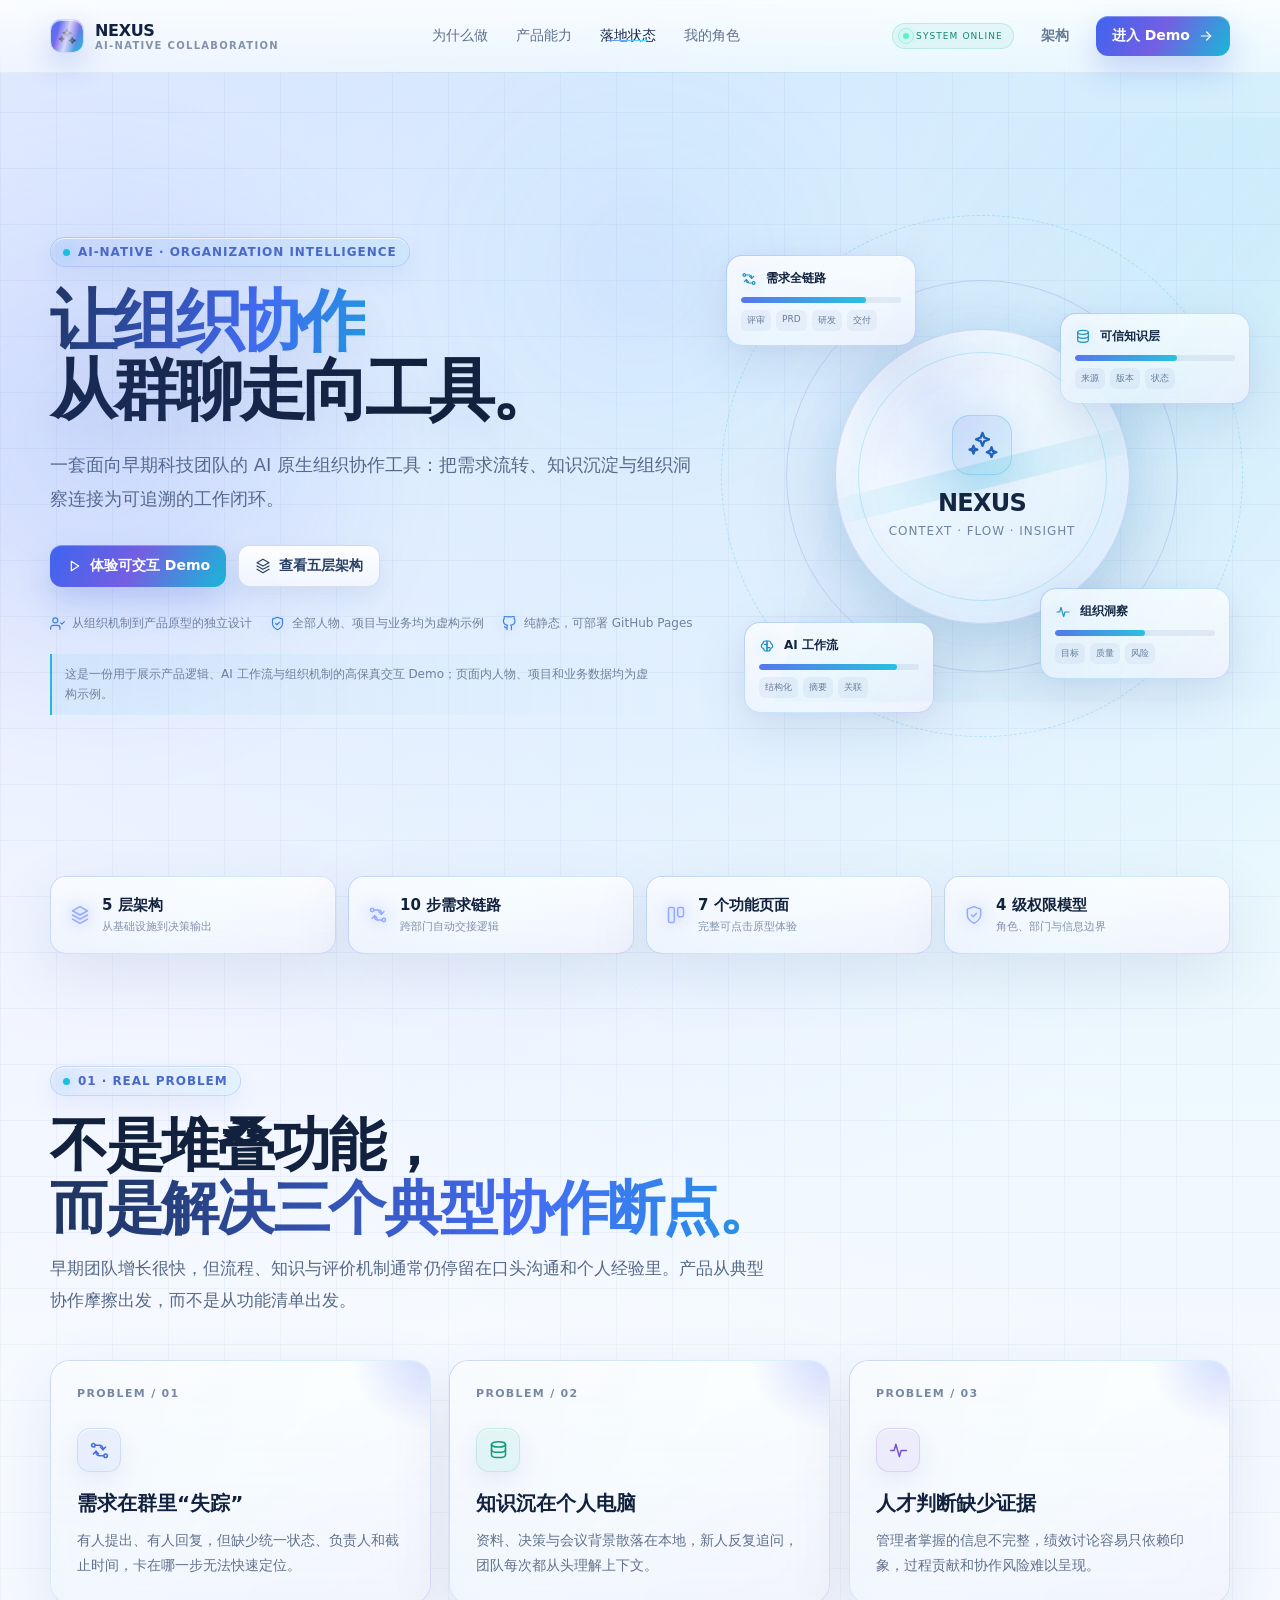
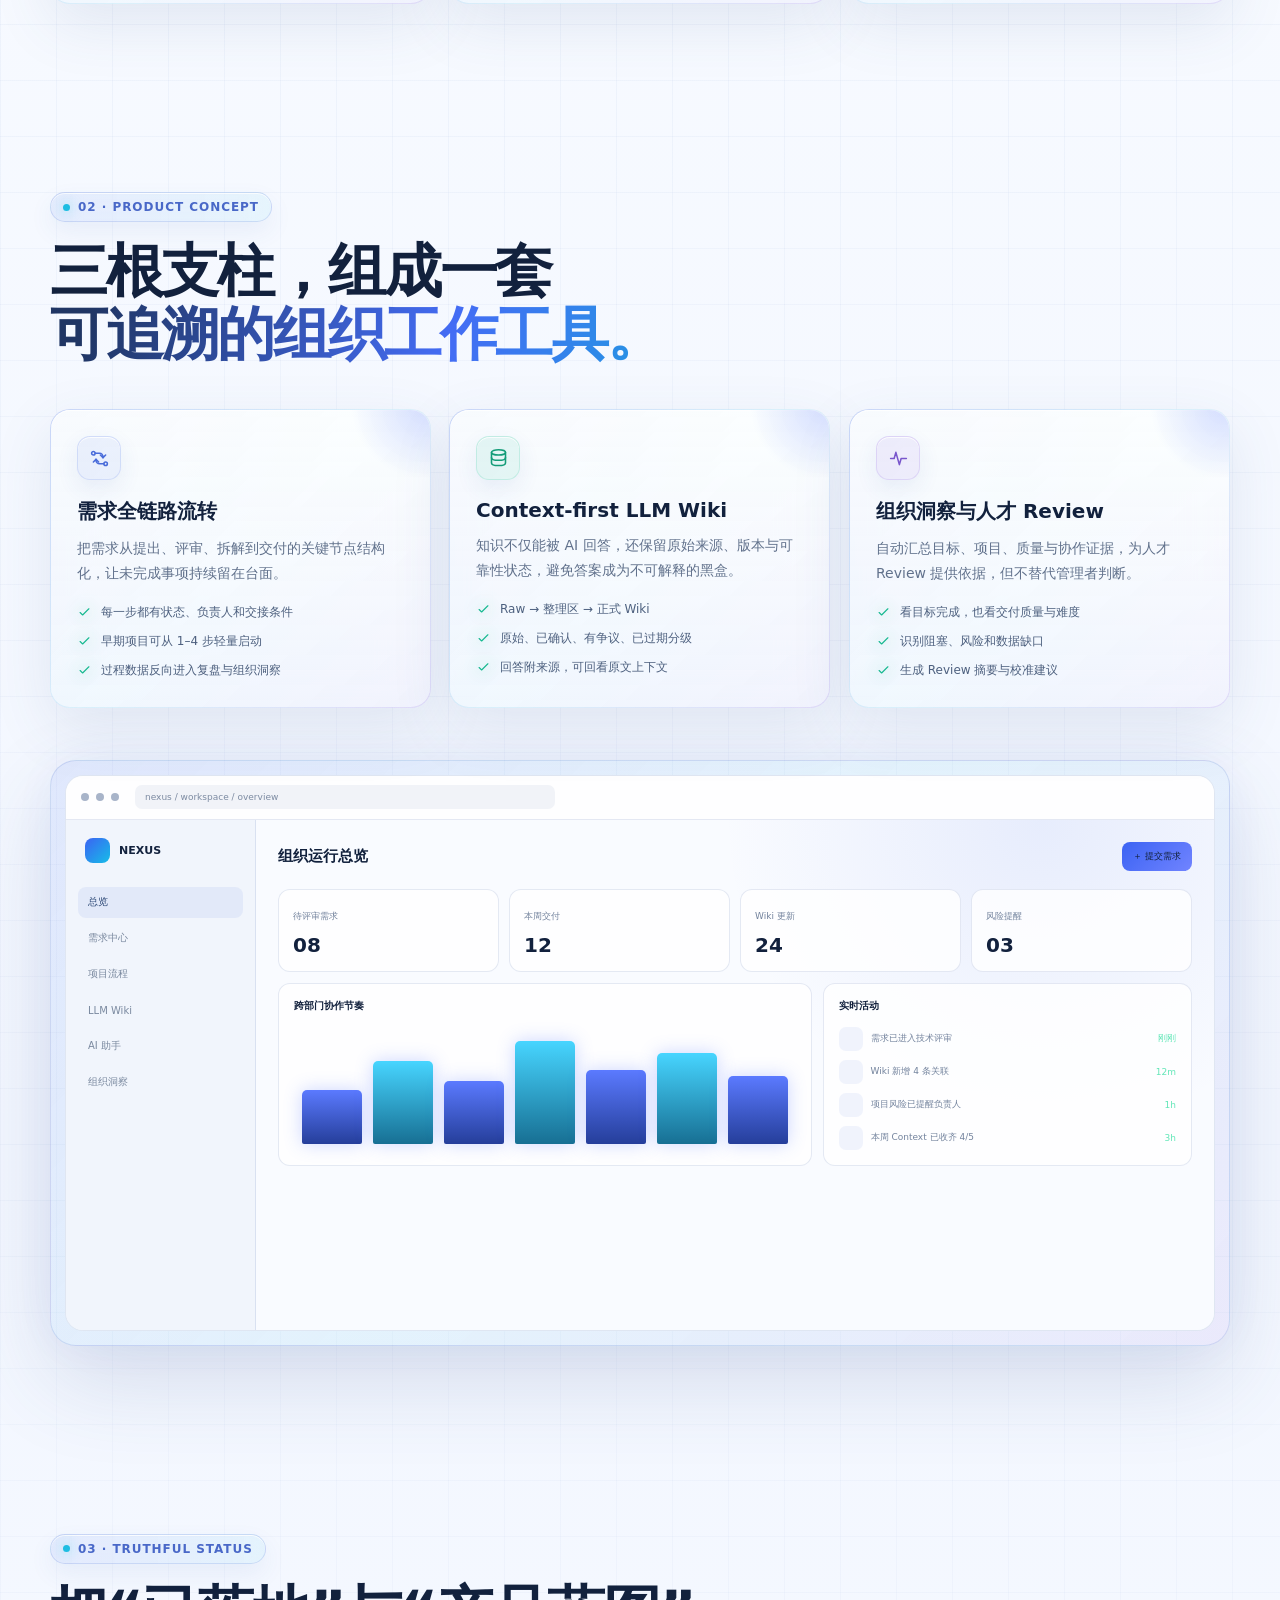
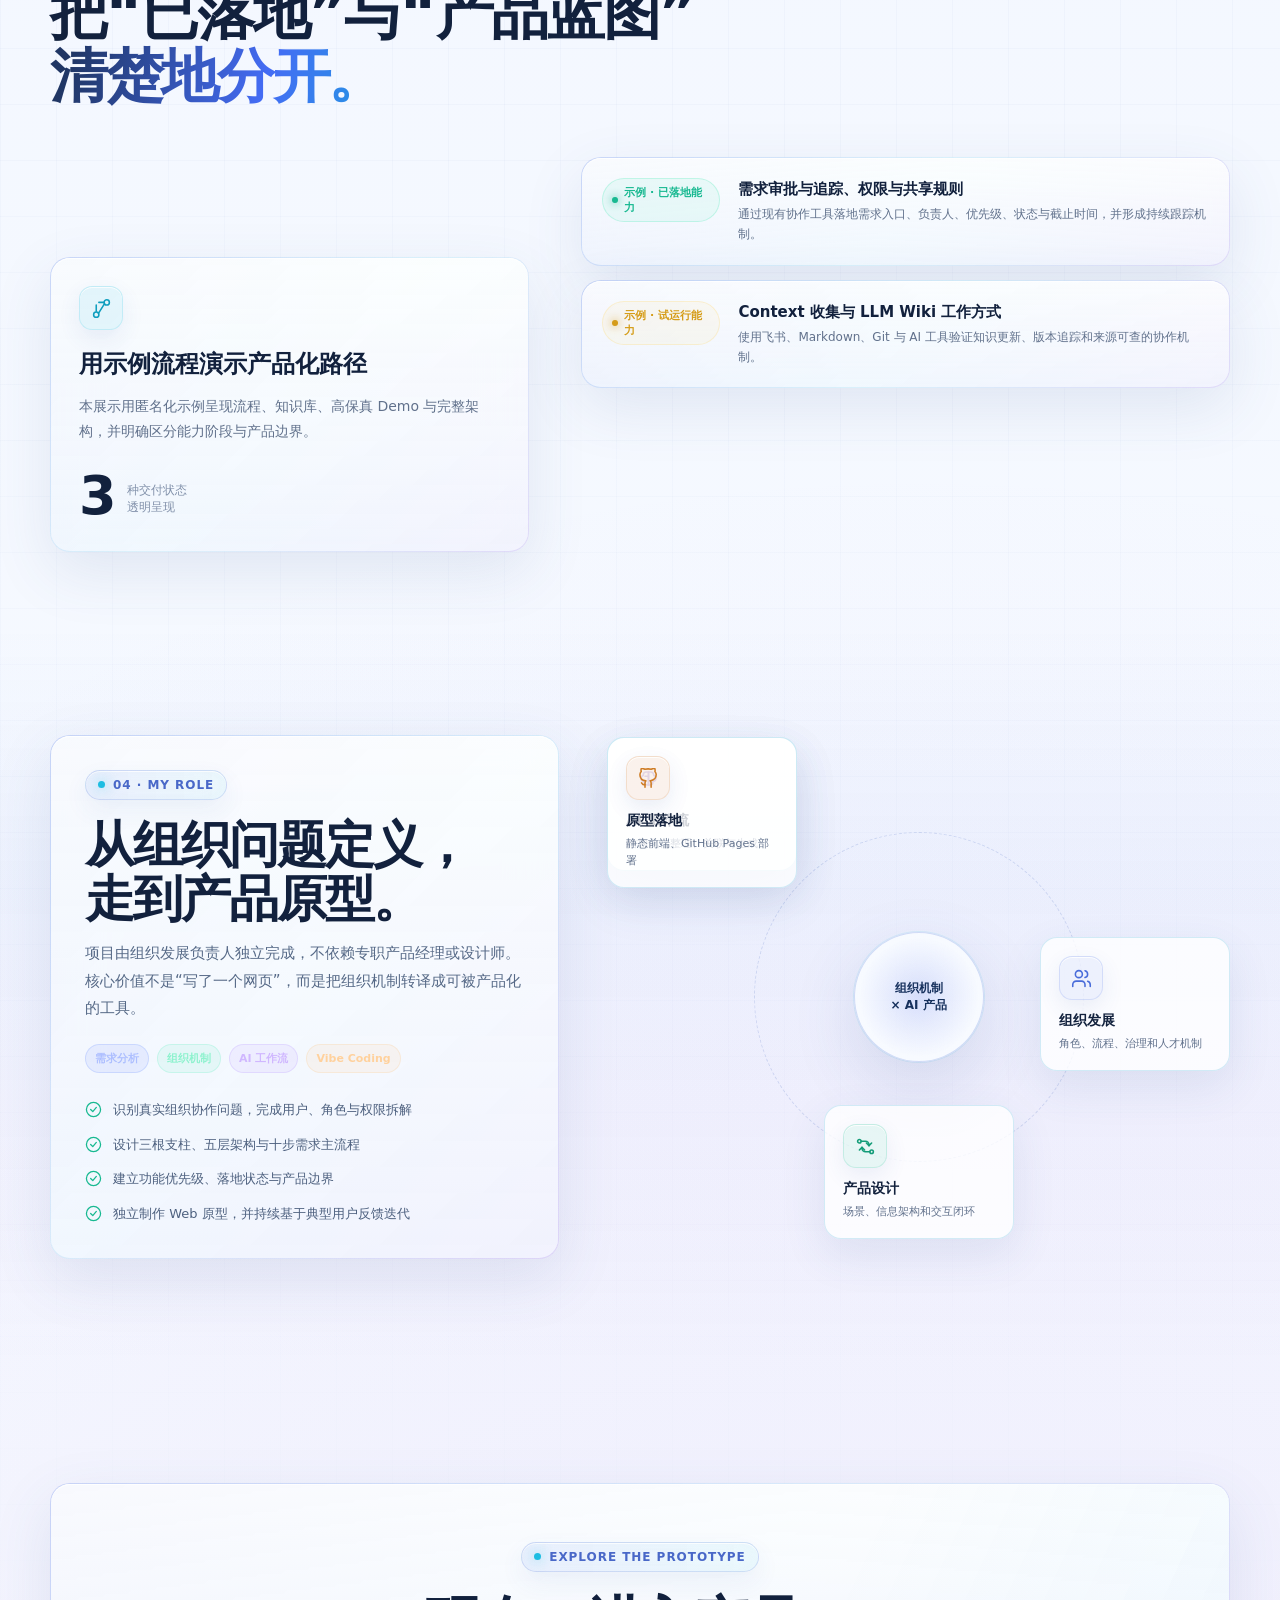
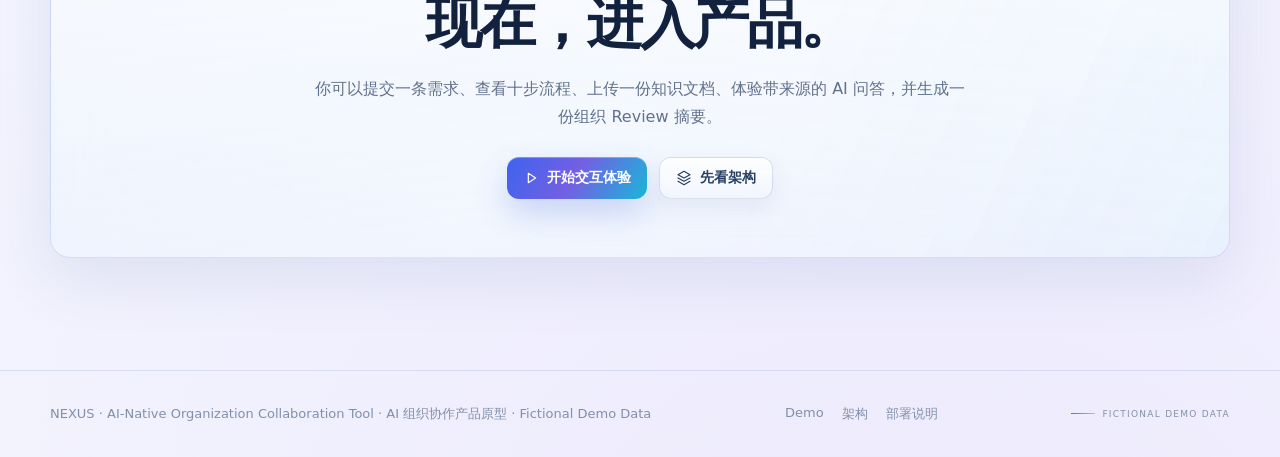
<file: index.html>
<!doctype html>
<html lang="zh-CN">
<head>
  <meta charset="utf-8" />
  <meta name="viewport" content="width=device-width, initial-scale=1" />
  <meta name="description" content="NEXUS · AI-Native Organization Collaboration Tool：面向早期团队的需求协同、知识沉淀与组织洞察工具 Demo。" />
  <meta name="theme-color" content="#F5F8FF" />
  <title>NEXUS NEXUS · AI 组织协作工具</title>
  <link rel="stylesheet" href="assets/design-tokens.css" />
  <link rel="stylesheet" href="assets/shared-components.css" />
  <link rel="stylesheet" href="assets/styles.css" />
  <style>
    .hero { min-height: 100vh; display: grid; align-items: center; padding: 132px 0 80px; position: relative; }
    .hero-grid { display: grid; grid-template-columns: 1.02fr .98fr; gap: 64px; align-items: center; }
    .hero h1 { font-size: clamp(52px, 7vw, 88px); line-height: .98; letter-spacing: -.065em; margin: 20px 0 24px; max-width: 790px; }
    .hero-copy { max-width: 680px; color: #aebbd6; font-size: 18px; line-height: 1.85; margin-bottom: 30px; }
    .hero-actions { display: flex; flex-wrap: wrap; gap: 12px; margin-bottom: 28px; }
    .hero-meta { display: flex; flex-wrap: wrap; gap: 18px; color: #7d8cab; font-size: 12px; }
    .hero-meta span { display: inline-flex; align-items: center; gap: 7px; }
    .hero-meta svg { width: 15px; height: 15px; color: #91a8ff; }
    .hero-note { margin-top: 22px; padding: 10px 13px; border-left: 2px solid rgba(67,217,255,.7); color: #8795b4; font-size: 12px; line-height: 1.7; background: linear-gradient(90deg, rgba(67,217,255,.055), transparent); border-radius: 0 10px 10px 0; max-width: 620px; }

    .orbital { position: relative; min-height: 590px; display: grid; place-items: center; }
    .orbital::before, .orbital::after { content: ""; position: absolute; border-radius: 50%; border: 1px solid rgba(116,144,225,.17); animation: spin 26s linear infinite; }
    .orbital::before { width: 520px; height: 520px; border-style: dashed; }
    .orbital::after { width: 390px; height: 390px; animation-direction: reverse; animation-duration: 19s; }
    .core-glow { position: absolute; width: 330px; height: 330px; border-radius: 50%; background: radial-gradient(circle, rgba(61,103,255,.32), rgba(67,217,255,.08) 45%, transparent 72%); filter: blur(10px); animation: breathe 4s ease-in-out infinite; }
    .system-core { width: 295px; height: 295px; border-radius: 50%; background: linear-gradient(160deg, rgba(21,31,66,.94), rgba(10,15,34,.92)); border: 1px solid rgba(141,163,226,.24); box-shadow: inset 0 0 55px rgba(61,103,255,.12), 0 38px 100px rgba(0,0,0,.45); display: grid; place-items: center; position: relative; z-index: 3; overflow: hidden; }
    .system-core::before { content: ""; position: absolute; inset: 22px; border-radius: 50%; border: 1px solid rgba(67,217,255,.18); }
    .system-core::after { content: ""; position: absolute; width: 120%; height: 26px; background: linear-gradient(90deg, transparent, rgba(67,217,255,.16), transparent); transform: rotate(-14deg); animation: scan 4.8s ease-in-out infinite; }
    .core-content { text-align: center; z-index: 2; }
    .core-icon { width: 60px; height: 60px; margin: 0 auto 14px; display: grid; place-items: center; border-radius: 18px; background: linear-gradient(135deg, rgba(61,103,255,.3), rgba(67,217,255,.18)); border: 1px solid rgba(110,181,255,.32); color: #b6e9ff; box-shadow: 0 0 34px rgba(67,217,255,.2); }
    .core-icon svg { width: 31px; height: 31px; }
    .core-content strong { display: block; font-size: 24px; letter-spacing: -.03em; }
    .core-content span { display: block; color: #8595b8; font-size: 12px; margin-top: 7px; letter-spacing: .08em; text-transform: uppercase; }
    .orbit-card { position: absolute; z-index: 5; width: 190px; padding: 14px; background: rgba(13,20,44,.88); border: 1px solid rgba(136,157,212,.24); border-radius: 16px; box-shadow: 0 18px 42px rgba(0,0,0,.34); backdrop-filter: blur(14px); animation: float 5s ease-in-out infinite; }
    .orbit-card:nth-of-type(2) { top: 70px; left: 4px; }
    .orbit-card:nth-of-type(3) { top: 130px; right: -14px; animation-delay: -1.8s; }
    .orbit-card:nth-of-type(4) { bottom: 54px; left: 22px; animation-delay: -3.2s; }
    .orbit-card:nth-of-type(5) { bottom: 90px; right: 10px; animation-delay: -4.1s; }
    .orbit-card-head { display: flex; align-items: center; gap: 9px; margin-bottom: 10px; font-size: 12px; font-weight: 750; }
    .orbit-card-head svg { width: 16px; height: 16px; color: #87a0ff; }
    .mini-line { height: 6px; border-radius: 999px; background: rgba(255,255,255,.06); margin: 7px 0; overflow: hidden; }
    .mini-line span { display: block; height: 100%; border-radius: inherit; background: linear-gradient(90deg, #5477ff, #57dbff); }
    .mini-tags { display: flex; gap: 5px; flex-wrap: wrap; }
    .mini-tags i { font-style: normal; font-size: 9px; padding: 4px 6px; border-radius: 6px; color: #9fb3da; background: rgba(255,255,255,.05); }
    @keyframes spin { to { transform: rotate(360deg); } }
    @keyframes breathe { 50% { transform: scale(1.08); opacity: .76; } }
    @keyframes scan { 0%,100% { top: -30%; } 50% { top: 110%; } }
    @keyframes float { 50% { transform: translateY(-9px); } }

    .trust-row { display: grid; grid-template-columns: repeat(4, 1fr); gap: 12px; margin-top: -24px; position: relative; z-index: 8; }
    .trust-item { padding: 19px; border-radius: 16px; display: flex; align-items: center; gap: 12px; }
    .trust-item strong { display: block; font-size: 15px; }
    .trust-item span { color: var(--muted-2); font-size: 11px; }
    .trust-item svg { width: 20px; height: 20px; color: #93a9ff; }

    .problem-grid, .pillar-grid { display: grid; grid-template-columns: repeat(3, 1fr); gap: 18px; margin-top: 44px; }
    .problem-card, .pillar-card { padding: 26px; position: relative; overflow: hidden; }
    .problem-card::after, .pillar-card::after { content: ""; position: absolute; width: 150px; height: 150px; border-radius: 50%; right: -70px; top: -80px; background: radial-gradient(circle, rgba(108,140,255,.16), transparent 68%); }
    .problem-num { color: #6476a2; font-weight: 800; font-size: 11px; letter-spacing: .12em; margin-bottom: 28px; }
    .problem-card h3, .pillar-card h3 { margin: 18px 0 11px; font-size: 20px; }
    .problem-card p, .pillar-card p { margin: 0; color: var(--muted); line-height: 1.75; font-size: 14px; }
    .pillar-card ul { list-style: none; padding: 0; margin: 18px 0 0; display: grid; gap: 10px; }
    .pillar-card li { display: flex; align-items: flex-start; gap: 9px; color: #b5c1da; font-size: 12px; line-height: 1.6; }
    .pillar-card li svg { width: 15px; height: 15px; margin-top: 2px; color: var(--mint); flex: 0 0 auto; }

    .system-preview { margin-top: 52px; padding: 14px; border-radius: 26px; background: linear-gradient(135deg, rgba(108,140,255,.16), rgba(67,217,255,.05), rgba(170,124,255,.1)); border: 1px solid rgba(134,158,220,.24); box-shadow: var(--shadow); }
    .browser { border-radius: 18px; overflow: hidden; background: #0a1024; border: 1px solid rgba(148,163,184,.16); }
    .browser-top { height: 44px; display: flex; align-items: center; gap: 7px; padding: 0 15px; border-bottom: 1px solid var(--line); background: rgba(255,255,255,.025); }
    .browser-dot { width: 8px; height: 8px; border-radius: 50%; background: #51617f; }
    .browser-url { margin-left: 9px; width: min(420px, 54%); height: 24px; border-radius: 7px; background: rgba(255,255,255,.045); color: #667596; font-size: 9px; display: flex; align-items: center; padding: 0 10px; }
    .preview-body { display: grid; grid-template-columns: 190px 1fr; min-height: 510px; }
    .preview-side { border-right: 1px solid var(--line); padding: 18px 12px; background: #080e21; }
    .preview-logo { display: flex; gap: 9px; align-items: center; margin: 0 7px 24px; font-size: 11px; font-weight: 750; }
    .preview-logo i { width: 25px; height: 25px; border-radius: 8px; background: linear-gradient(135deg, var(--blue-2), var(--cyan)); }
    .preview-nav { display: grid; gap: 5px; }
    .preview-nav div { height: 31px; display: flex; align-items: center; padding: 0 10px; border-radius: 8px; color: #6f7f9f; font-size: 10px; }
    .preview-nav div.active { color: #cdd8ff; background: rgba(108,140,255,.12); }
    .preview-main { padding: 22px; background: radial-gradient(circle at 80% 0, rgba(61,103,255,.12), transparent 34%), #0b1126; }
    .preview-head { display: flex; justify-content: space-between; align-items: center; margin-bottom: 18px; }
    .preview-head strong { font-size: 15px; }
    .preview-btn { height: 29px; padding: 0 11px; border-radius: 8px; background: linear-gradient(135deg, var(--blue-2), #7184ff); font-size: 9px; display: flex; align-items: center; }
    .preview-stats { display: grid; grid-template-columns: repeat(4, 1fr); gap: 10px; }
    .preview-stat { padding: 14px; border-radius: 12px; background: rgba(255,255,255,.035); border: 1px solid var(--line); }
    .preview-stat b { font-size: 20px; display: block; margin-top: 10px; }
    .preview-stat span { font-size: 9px; color: #7483a1; }
    .preview-chart-row { display: grid; grid-template-columns: 1.3fr .9fr; gap: 11px; margin-top: 11px; }
    .preview-panel { min-height: 175px; padding: 15px; border: 1px solid var(--line); border-radius: 12px; background: rgba(255,255,255,.026); }
    .preview-panel-title { font-size: 10px; font-weight: 750; margin-bottom: 14px; }
    .preview-bars { height: 117px; display: flex; align-items: end; gap: 11px; padding: 0 8px; }
    .preview-bars i { flex: 1; border-radius: 5px 5px 2px 2px; background: linear-gradient(180deg, #5b7aff, #253e9a); box-shadow: 0 0 14px rgba(91,122,255,.15); animation: bars 2.8s ease-in-out infinite alternate; transform-origin: bottom; }
    .preview-bars i:nth-child(2n) { background: linear-gradient(180deg, #47d5ff, #176f93); animation-delay: -.8s; }
    @keyframes bars { 50% { transform: scaleY(.84); } }
    .preview-list { display: grid; gap: 9px; }
    .preview-list div { display: grid; grid-template-columns: 24px 1fr auto; align-items: center; gap: 8px; font-size: 9px; color: #91a0bd; }
    .preview-list i { width: 24px; height: 24px; border-radius: 7px; background: rgba(108,140,255,.12); }
    .preview-list em { font-style: normal; color: #61e6b7; }

    .status-layout { display: grid; grid-template-columns: .85fr 1.15fr; gap: 52px; align-items: start; margin-top: 50px; }
    .status-summary { padding: 28px; position: sticky; top: 100px; }
    .status-summary h3 { font-size: 24px; margin: 18px 0 10px; }
    .status-summary p { color: var(--muted); font-size: 14px; line-height: 1.75; }
    .status-metric { display: flex; align-items: end; gap: 10px; margin-top: 26px; }
    .status-metric strong { font-size: 54px; line-height: 1; }
    .status-metric span { color: var(--muted-2); font-size: 12px; padding-bottom: 7px; }
    .status-list { display: grid; gap: 14px; }
    .status-row { padding: 20px; display: grid; grid-template-columns: 118px 1fr; gap: 18px; align-items: start; }
    .status-row h4 { margin: 2px 0 6px; font-size: 15px; }
    .status-row p { margin: 0; color: var(--muted); font-size: 12px; line-height: 1.65; }
    .status-row .status-pill { justify-self: start; }

    .role-section { background: linear-gradient(180deg, rgba(10,16,36,.1), rgba(61,103,255,.08), rgba(10,16,36,.1)); }
    .role-grid { display: grid; grid-template-columns: .9fr 1.1fr; gap: 48px; align-items: center; }
    .role-card { padding: 34px; position: relative; overflow: hidden; }
    .role-card::before { content: ""; position: absolute; inset: 0; background: radial-gradient(circle at 100% 0, rgba(67,217,255,.12), transparent 40%); pointer-events: none; }
    .role-tags { display: flex; flex-wrap: wrap; gap: 8px; margin: 21px 0 26px; }
    .role-list { display: grid; gap: 13px; }
    .role-list div { display: flex; align-items: flex-start; gap: 11px; color: #bbc7df; font-size: 13px; line-height: 1.65; }
    .role-list svg { width: 17px; height: 17px; color: var(--mint); margin-top: 2px; flex: 0 0 auto; }
    .role-visual { position: relative; height: 520px; }
    .role-node { position: absolute; width: 190px; padding: 18px; border-radius: 17px; background: rgba(14,21,46,.87); border: 1px solid var(--line-strong); box-shadow: var(--shadow-soft); }
    .role-node strong { display: block; font-size: 14px; margin: 12px 0 5px; }
    .role-node p { color: var(--muted-2); font-size: 11px; line-height: 1.55; margin: 0; }
    .role-node:nth-child(1) { left: 50%; top: 28px; transform: translateX(-50%); }
    .role-node:nth-child(2) { left: 0; top: 200px; }
    .role-node:nth-child(3) { right: 0; top: 200px; }
    .role-node:nth-child(4) { left: 50%; bottom: 18px; transform: translateX(-50%); }
    .role-center { position: absolute; left: 50%; top: 50%; width: 130px; height: 130px; transform: translate(-50%,-50%); border-radius: 50%; display: grid; place-items: center; text-align: center; background: radial-gradient(circle, rgba(61,103,255,.35), rgba(13,20,44,.95) 65%); border: 1px solid rgba(108,140,255,.38); box-shadow: 0 0 50px rgba(61,103,255,.25); font-size: 12px; font-weight: 800; }
    .connector { position: absolute; left: 50%; top: 50%; width: 330px; height: 330px; transform: translate(-50%,-50%); border: 1px dashed rgba(108,140,255,.24); border-radius: 50%; animation: spin 32s linear infinite reverse; }

    .cta { padding: 58px; text-align: center; overflow: hidden; position: relative; }
    .cta::before { content: ""; position: absolute; width: 460px; height: 460px; border-radius: 50%; left: 50%; top: -340px; transform: translateX(-50%); background: radial-gradient(circle, rgba(67,217,255,.24), rgba(61,103,255,.12), transparent 70%); }
    .cta h2 { font-size: clamp(34px, 5vw, 56px); margin: 14px 0 13px; letter-spacing: -.045em; }
    .cta p { color: var(--muted); max-width: 650px; margin: 0 auto 26px; line-height: 1.75; }
    .cta-actions { display: flex; justify-content: center; flex-wrap: wrap; gap: 12px; }

    @media (max-width: 1050px) {
      .hero-grid, .role-grid { grid-template-columns: 1fr; }
      .hero { padding-top: 112px; }
      .hero-copy { max-width: 780px; }
      .orbital { min-height: 560px; }
      .status-layout { grid-template-columns: 1fr; }
      .status-summary { position: static; }
    }
    @media (max-width: 860px) {
      .trust-row, .problem-grid, .pillar-grid { grid-template-columns: 1fr 1fr; }
      .preview-body { grid-template-columns: 145px 1fr; }
      .preview-stats { grid-template-columns: 1fr 1fr; }
      .preview-chart-row { grid-template-columns: 1fr; }
      .role-visual { height: auto; display: grid; grid-template-columns: 1fr 1fr; gap: 12px; }
      .role-node { position: static; width: auto; transform: none !important; }
      .role-center, .connector { display: none; }
    }
    @media (max-width: 640px) {
      .hero h1 { font-size: 48px; }
      .hero-copy { font-size: 15px; }
      .orbital { min-height: 530px; transform: scale(.82); margin: -48px -45px; }
      .trust-row, .problem-grid, .pillar-grid { grid-template-columns: 1fr; }
      .preview-body { grid-template-columns: 1fr; min-height: auto; }
      .preview-side { display: none; }
      .preview-main { padding: 13px; }
      .preview-stats { gap: 7px; }
      .preview-chart-row { grid-template-columns: 1fr; }
      .preview-panel:nth-child(2) { display: none; }
      .status-row { grid-template-columns: 1fr; }
      .role-visual { grid-template-columns: 1fr; }
      .cta { padding: 38px 20px; }
    }
  </style>
  <link rel="stylesheet" href="assets/neo-tech.css" />
  <link rel="stylesheet" href="assets/light-tech.css" />
</head>
<body>
  <header class="site-nav">
    <div class="container nav-inner">
      <a class="brand" href="index.html" aria-label="回到首页">
        <span class="brand-mark" data-icon="sparkles"></span>
        <span>NEXUS<small>AI-NATIVE COLLABORATION</small></span>
      </a>
      <nav class="nav-links" aria-label="主导航">
        <a href="#problem">为什么做</a>
        <a href="#solution">产品能力</a>
        <a href="#status">落地状态</a>
        <a href="#role">我的角色</a>
      </nav>
      <div class="nav-actions">
        <a class="btn btn-ghost desktop-only" href="framework.html">架构</a>
        <a class="btn btn-primary" href="demo.html">进入 Demo <span data-icon="arrowRight"></span></a>
      </div>
    </div>
  </header>

  <main>
    <section class="hero">
      <div class="container hero-grid">
        <div class="reveal visible">
          <div class="eyebrow">AI-NATIVE · ORGANIZATION INTELLIGENCE</div>
          <h1><span class="gradient-text">让组织协作</span><br />从群聊走向工具。</h1>
          <p class="hero-copy">一套面向早期科技团队的 AI 原生组织协作工具：把需求流转、知识沉淀与组织洞察连接为可追溯的工作闭环。</p>
          <div class="hero-actions">
            <a class="btn btn-primary" href="demo.html"><span data-icon="play"></span>体验可交互 Demo</a>
            <a class="btn btn-secondary" href="framework.html"><span data-icon="layers"></span>查看五层架构</a>
          </div>
          <div class="hero-meta">
            <span><i data-icon="userCheck"></i>从组织机制到产品原型的独立设计</span>
            <span><i data-icon="shield"></i>全部人物、项目与业务均为虚构示例</span>
            <span><i data-icon="git"></i>纯静态，可部署 GitHub Pages</span>
          </div>
          <div class="hero-note">这是一份用于展示产品逻辑、AI 工作流与组织机制的高保真交互 Demo；页面内人物、项目和业务数据均为虚构示例。</div>
        </div>

        <div class="orbital reveal reveal-delay-1" aria-label="产品能力动态示意">
          <div class="core-glow"></div>
          <div class="system-core">
            <div class="core-content">
              <div class="core-icon" data-icon="sparkles"></div>
              <strong>NEXUS</strong>
              <span>Context · Flow · Insight</span>
            </div>
          </div>
          <div class="orbit-card">
            <div class="orbit-card-head"><span data-icon="workflow"></span>需求全链路</div>
            <div class="mini-line"><span style="width:78%"></span></div>
            <div class="mini-tags"><i>评审</i><i>PRD</i><i>研发</i><i>交付</i></div>
          </div>
          <div class="orbit-card">
            <div class="orbit-card-head"><span data-icon="database"></span>可信知识层</div>
            <div class="mini-line"><span style="width:64%"></span></div>
            <div class="mini-tags"><i>来源</i><i>版本</i><i>状态</i></div>
          </div>
          <div class="orbit-card">
            <div class="orbit-card-head"><span data-icon="brain"></span>AI 工作流</div>
            <div class="mini-line"><span style="width:86%"></span></div>
            <div class="mini-tags"><i>结构化</i><i>摘要</i><i>关联</i></div>
          </div>
          <div class="orbit-card">
            <div class="orbit-card-head"><span data-icon="activity"></span>组织洞察</div>
            <div class="mini-line"><span style="width:56%"></span></div>
            <div class="mini-tags"><i>目标</i><i>质量</i><i>风险</i></div>
          </div>
        </div>
      </div>
    </section>

    <div class="container trust-row reveal">
      <div class="card trust-item"><span data-icon="layers"></span><div><strong>5 层架构</strong><span>从基础设施到决策输出</span></div></div>
      <div class="card trust-item"><span data-icon="workflow"></span><div><strong>10 步需求链路</strong><span>跨部门自动交接逻辑</span></div></div>
      <div class="card trust-item"><span data-icon="kanban"></span><div><strong>7 个功能页面</strong><span>完整可点击原型体验</span></div></div>
      <div class="card trust-item"><span data-icon="shield"></span><div><strong>4 级权限模型</strong><span>角色、部门与信息边界</span></div></div>
    </div>

    <section id="problem" class="section">
      <div class="container">
        <div class="eyebrow reveal">01 · Real Problem</div>
        <h2 class="section-title reveal">不是堆叠功能，<br /><span class="gradient-text">而是解决三个典型协作断点。</span></h2>
        <p class="section-lead reveal">早期团队增长很快，但流程、知识与评价机制通常仍停留在口头沟通和个人经验里。产品从典型协作摩擦出发，而不是从功能清单出发。</p>
        <div class="problem-grid">
          <article class="card card-hover problem-card reveal">
            <div class="problem-num">PROBLEM / 01</div>
            <div class="icon-box" data-icon="workflow"></div>
            <h3>需求在群里“失踪”</h3>
            <p>有人提出、有人回复，但缺少统一状态、负责人和截止时间，卡在哪一步无法快速定位。</p>
          </article>
          <article class="card card-hover problem-card reveal reveal-delay-1">
            <div class="problem-num">PROBLEM / 02</div>
            <div class="icon-box green" data-icon="database"></div>
            <h3>知识沉在个人电脑</h3>
            <p>资料、决策与会议背景散落在本地，新人反复追问，团队每次都从头理解上下文。</p>
          </article>
          <article class="card card-hover problem-card reveal reveal-delay-2">
            <div class="problem-num">PROBLEM / 03</div>
            <div class="icon-box purple" data-icon="activity"></div>
            <h3>人才判断缺少证据</h3>
            <p>管理者掌握的信息不完整，绩效讨论容易只依赖印象，过程贡献和协作风险难以呈现。</p>
          </article>
        </div>
      </div>
    </section>

    <section id="solution" class="section section-tight">
      <div class="container">
        <div class="eyebrow reveal">02 · Product Concept</div>
        <h2 class="section-title reveal">三根支柱，组成一套<br /><span class="gradient-text">可追溯的组织工作工具。</span></h2>
        <div class="pillar-grid">
          <article class="card card-hover pillar-card reveal">
            <div class="icon-box" data-icon="workflow"></div>
            <h3>需求全链路流转</h3>
            <p>把需求从提出、评审、拆解到交付的关键节点结构化，让未完成事项持续留在台面。</p>
            <ul>
              <li><span data-icon="check"></span>每一步都有状态、负责人和交接条件</li>
              <li><span data-icon="check"></span>早期项目可从 1–4 步轻量启动</li>
              <li><span data-icon="check"></span>过程数据反向进入复盘与组织洞察</li>
            </ul>
          </article>
          <article class="card card-hover pillar-card reveal reveal-delay-1">
            <div class="icon-box green" data-icon="database"></div>
            <h3>Context-first LLM Wiki</h3>
            <p>知识不仅能被 AI 回答，还保留原始来源、版本与可靠性状态，避免答案成为不可解释的黑盒。</p>
            <ul>
              <li><span data-icon="check"></span>Raw → 整理区 → 正式 Wiki</li>
              <li><span data-icon="check"></span>原始、已确认、有争议、已过期分级</li>
              <li><span data-icon="check"></span>回答附来源，可回看原文上下文</li>
            </ul>
          </article>
          <article class="card card-hover pillar-card reveal reveal-delay-2">
            <div class="icon-box purple" data-icon="activity"></div>
            <h3>组织洞察与人才 Review</h3>
            <p>自动汇总目标、项目、质量与协作证据，为人才 Review 提供依据，但不替代管理者判断。</p>
            <ul>
              <li><span data-icon="check"></span>看目标完成，也看交付质量与难度</li>
              <li><span data-icon="check"></span>识别阻塞、风险和数据缺口</li>
              <li><span data-icon="check"></span>生成 Review 摘要与校准建议</li>
            </ul>
          </article>
        </div>

        <div class="system-preview reveal">
          <div class="browser">
            <div class="browser-top"><span class="browser-dot"></span><span class="browser-dot"></span><span class="browser-dot"></span><div class="browser-url">nexus / workspace / overview</div></div>
            <div class="preview-body">
              <aside class="preview-side">
                <div class="preview-logo"><i></i> NEXUS</div>
                <div class="preview-nav"><div class="active">总览</div><div>需求中心</div><div>项目流程</div><div>LLM Wiki</div><div>AI 助手</div><div>组织洞察</div></div>
              </aside>
              <div class="preview-main">
                <div class="preview-head"><strong>组织运行总览</strong><span class="preview-btn">＋ 提交需求</span></div>
                <div class="preview-stats">
                  <div class="preview-stat"><span>待评审需求</span><b>08</b></div>
                  <div class="preview-stat"><span>本周交付</span><b>12</b></div>
                  <div class="preview-stat"><span>Wiki 更新</span><b>24</b></div>
                  <div class="preview-stat"><span>风险提醒</span><b>03</b></div>
                </div>
                <div class="preview-chart-row">
                  <div class="preview-panel"><div class="preview-panel-title">跨部门协作节奏</div><div class="preview-bars"><i style="height:46%"></i><i style="height:71%"></i><i style="height:54%"></i><i style="height:88%"></i><i style="height:63%"></i><i style="height:78%"></i><i style="height:58%"></i></div></div>
                  <div class="preview-panel"><div class="preview-panel-title">实时活动</div><div class="preview-list"><div><i></i><span>需求已进入技术评审</span><em>刚刚</em></div><div><i></i><span>Wiki 新增 4 条关联</span><em>12m</em></div><div><i></i><span>项目风险已提醒负责人</span><em>1h</em></div><div><i></i><span>本周 Context 已收齐 4/5</span><em>3h</em></div></div></div>
                </div>
              </div>
            </div>
          </div>
        </div>
      </div>
    </section>

    <section id="status" class="section">
      <div class="container">
        <div class="eyebrow reveal">03 · Truthful Status</div>
        <h2 class="section-title reveal">把“已落地”与“产品蓝图”<br /><span class="gradient-text">清楚地分开。</span></h2>
        <div class="status-layout">
          <aside class="card status-summary reveal">
            <div class="icon-box cyan" data-icon="roadmap"></div>
            <h3>用示例流程演示产品化路径</h3>
            <p>本展示用匿名化示例呈现流程、知识库、高保真 Demo 与完整架构，并明确区分能力阶段与产品边界。</p>
            <div class="status-metric"><strong>3</strong><span>种交付状态<br />透明呈现</span></div>
          </aside>
          <div class="status-list">
            <article class="card status-row reveal"><span class="status-pill status-live">示例 · 已落地能力</span><div><h4>需求审批与追踪、权限与共享规则</h4><p>通过现有协作工具落地需求入口、负责人、优先级、状态与截止时间，并形成持续跟踪机制。</p></div></article>
            <article class="card status-row reveal"><span class="status-pill status-pilot">示例 · 试运行能力</span><div><h4>Context 收集与 LLM Wiki 工作方式</h4><p>使用飞书、Markdown、Git 与 AI 工具验证知识更新、版本追踪和来源可查的协作机制。</p></div></article>
            <article class="card status-row reveal"><span class="status-pill status-blueprint">示例 · 产品蓝图</span><div><h4>项目看板、AI 自动整理、组织洞察</h4><p>已完成信息架构、功能逻辑与可交互原型；正式数据联动、权限后端和自动化 Agent 仍需工程开发。</p></div></article>
          </div>
        </div>
      </div>
    </section>

    <section id="role" class="section role-section">
      <div class="container role-grid">
        <div class="card role-card reveal">
          <div class="eyebrow">04 · My Role</div>
          <h2 class="section-title" style="font-size:clamp(34px,4vw,50px)">从组织问题定义，<br />走到产品原型。</h2>
          <p class="section-lead" style="font-size:15px">项目由组织发展负责人独立完成，不依赖专职产品经理或设计师。核心价值不是“写了一个网页”，而是把组织机制转译成可被产品化的工具。</p>
          <div class="role-tags"><span class="tag tag-blue">需求分析</span><span class="tag tag-green">组织机制</span><span class="tag tag-purple">AI 工作流</span><span class="tag tag-orange">Vibe Coding</span></div>
          <div class="role-list">
            <div><span data-icon="checkCircle"></span>识别真实组织协作问题，完成用户、角色与权限拆解</div>
            <div><span data-icon="checkCircle"></span>设计三根支柱、五层架构与十步需求主流程</div>
            <div><span data-icon="checkCircle"></span>建立功能优先级、落地状态与产品边界</div>
            <div><span data-icon="checkCircle"></span>独立制作 Web 原型，并持续基于典型用户反馈迭代</div>
          </div>
        </div>
        <div class="role-visual reveal reveal-delay-1">
          <div class="connector"></div>
          <div class="role-center">组织机制<br />× AI 产品</div>
          <div class="role-node"><div class="icon-box" data-icon="users"></div><strong>组织发展</strong><p>角色、流程、治理和人才机制</p></div>
          <div class="role-node"><div class="icon-box green" data-icon="workflow"></div><strong>产品设计</strong><p>场景、信息架构和交互闭环</p></div>
          <div class="role-node"><div class="icon-box purple" data-icon="brain"></div><strong>AI 工作流</strong><p>结构化、整理、关联与生成</p></div>
          <div class="role-node"><div class="icon-box orange" data-icon="git"></div><strong>原型落地</strong><p>静态前端、GitHub Pages 部署</p></div>
        </div>
      </div>
    </section>

    <section class="section">
      <div class="container">
        <div class="card cta reveal">
          <div class="eyebrow">Explore the Prototype</div>
          <h2>现在，进入产品。</h2>
          <p>你可以提交一条需求、查看十步流程、上传一份知识文档、体验带来源的 AI 问答，并生成一份组织 Review 摘要。</p>
          <div class="cta-actions">
            <a class="btn btn-primary" href="demo.html"><span data-icon="play"></span>开始交互体验</a>
            <a class="btn btn-secondary" href="framework.html"><span data-icon="layers"></span>先看架构</a>
          </div>
        </div>
      </div>
    </section>
  </main>

  <footer class="footer">
    <div class="container footer-inner">
      <span>NEXUS · AI-Native Organization Collaboration Tool · AI 组织协作产品原型 · Fictional Demo Data</span>
      <div class="footer-links"><a href="demo.html">Demo</a><a href="framework.html">架构</a><a href="README.md">部署说明</a></div>
    </div>
  </footer>

  <script src="assets/site.js"></script>
  <script src="assets/motion.js"></script>
</body>
</html>
</file>
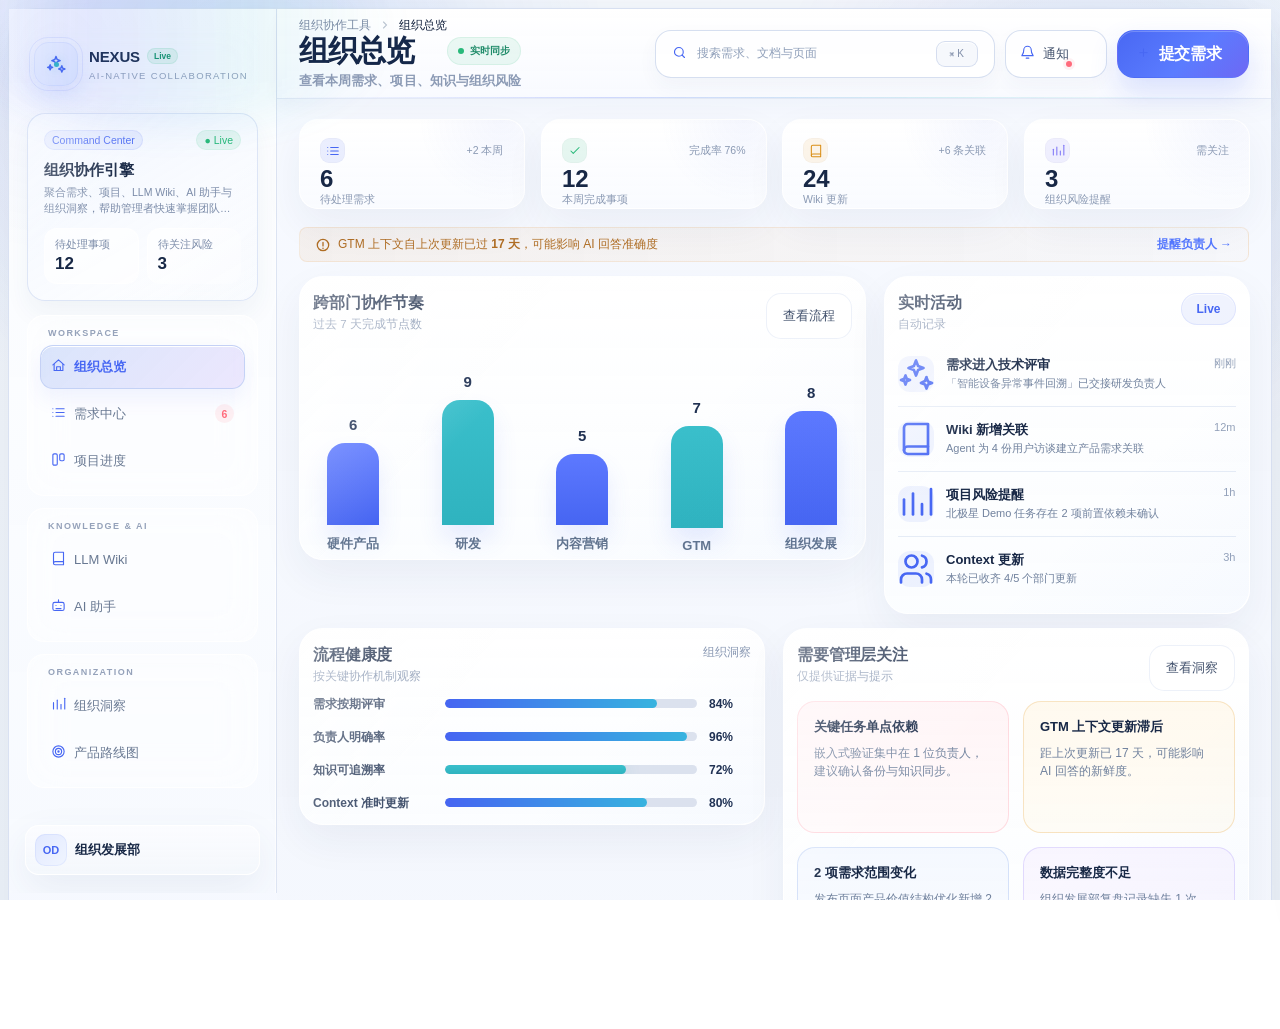
<file: demo.html>
<!DOCTYPE html>
<html lang="zh-CN">
<head>
  <meta charset="UTF-8" />
  <meta name="viewport" content="width=device-width, initial-scale=1.0" />
  <title>AI 组织协作工具 Demo</title>
  <link rel="stylesheet" href="assets/design-tokens.css" />
  <link rel="stylesheet" href="assets/shared-components.css" />
  <link rel="stylesheet" href="assets/demo-theme.css" />
  <style>
    :root {
      --bg: #eef3fb;
      --bg-soft: #f7faff;
      --card: rgba(255,255,255,.84);
      --card-strong: rgba(255,255,255,.94);
      --line: rgba(147, 163, 197, .22);
      --line-strong: rgba(147,163,197,.35);
      --text: #18233d;
      --sub: #6e7d9b;
      --blue: #3b73ea;
      --blue-soft: rgba(59,115,234,.12);
      --purple: #875cf4;
      --green: #1fa74a;
      --orange: #f59e0b;
      --teal: #15998d;
      --red: #ef4444;
      --shadow: 0 18px 42px rgba(40, 64, 118, .12);
      --radius: 22px;
    }
    * { box-sizing: border-box; }
    html, body { margin: 0; padding: 0; background: linear-gradient(180deg, #eef3fb 0%, #f7faff 100%); color: var(--text); font-family: -apple-system, BlinkMacSystemFont, "Segoe UI", "PingFang SC", "Hiragino Sans GB", "Microsoft YaHei", sans-serif; }
    body::before {
      content: ""; position: fixed; inset: 0; pointer-events: none;
      background: radial-gradient(circle at 20% 10%, rgba(59,115,234,.14), transparent 28%),
                  radial-gradient(circle at 85% 18%, rgba(135,92,244,.11), transparent 26%),
                  radial-gradient(circle at 50% 100%, rgba(21,153,141,.10), transparent 30%);
      z-index: 0;
    }
    button, input, select, textarea { font: inherit; }
    a { color: inherit; text-decoration: none; }
    .app-shell { position: relative; z-index: 1; display: grid; grid-template-columns: 270px 1fr; min-height: 100vh; }
    .sidebar {
      position: sticky; top: 0; align-self: start; height: 100vh; padding: 24px 18px;
      background: linear-gradient(180deg, rgba(248,251,255,.84), rgba(239,245,255,.82));
      backdrop-filter: blur(22px); border-right: 1px solid var(--line);
      display: flex; flex-direction: column; gap: 16px;
    }
    .brand {
      display: flex; gap: 12px; align-items: center; padding: 14px; border-radius: 20px;
      background: linear-gradient(135deg, rgba(255,255,255,.9), rgba(244,248,255,.88));
      border: 1px solid rgba(255,255,255,.7); box-shadow: var(--shadow);
    }
    .brand-mark {
      width: 44px; height: 44px; border-radius: 14px; display: grid; place-items: center;
      background: linear-gradient(135deg, #d9e6ff, #edf4ff); color: var(--blue); box-shadow: inset 0 0 0 1px rgba(59,115,234,.08);
    }
    .brand-mark svg { width: 20px; height: 20px; }
    .brand strong { display: block; font-size: 16px; }
    .brand small { display: block; margin-top: 4px; font-size: 11px; color: var(--sub); letter-spacing: .08em; }
    .command-card {
      padding: 18px; border-radius: 20px; background: linear-gradient(180deg, rgba(59,115,234,.12), rgba(255,255,255,.82));
      border: 1px solid rgba(59,115,234,.16); box-shadow: var(--shadow);
    }
    .command-card .mini-tag, .live-dot {
      display: inline-flex; align-items: center; gap: 6px; padding: 5px 10px; border-radius: 999px; font-size: 11px;
    }
    .command-card .mini-tag { color: var(--blue); background: rgba(59,115,234,.1); }
    .live-dot { float: right; color: var(--green); background: rgba(31,167,74,.1); }
    .command-card h3 { margin: 14px 0 8px; font-size: 20px; }
    .command-card p { margin: 0; font-size: 13px; line-height: 1.7; color: var(--sub); }
    .mini-stats { display: grid; grid-template-columns: repeat(2,1fr); gap: 10px; margin-top: 16px; }
    .mini-stat { padding: 12px; border-radius: 16px; background: rgba(255,255,255,.66); border: 1px solid rgba(255,255,255,.7); }
    .mini-stat span { display: block; font-size: 11px; color: var(--sub); }
    .mini-stat strong { display: block; margin-top: 6px; font-size: 22px; }
    .nav-section { padding: 14px 12px; border-radius: 20px; background: rgba(255,255,255,.48); border: 1px solid rgba(255,255,255,.6); }
    .nav-label { padding: 0 8px 8px; color: #8b98b5; font-size: 11px; letter-spacing: .1em; text-transform: uppercase; font-weight: 700; }
    .nav-list { display: grid; gap: 6px; }
    .nav-btn {
      width: 100%; border: 0; border-radius: 16px; padding: 12px 12px; background: transparent; color: #5e6e8f;
      display: flex; align-items: center; gap: 10px; cursor: pointer; text-align: left; transition: .22s ease; position: relative;
    }
    .nav-btn svg { width: 18px; height: 18px; }
    .nav-btn:hover { background: rgba(59,115,234,.07); color: var(--text); transform: translateX(3px); }
    .nav-btn.active {
      background: linear-gradient(135deg, rgba(59,115,234,.16), rgba(135,92,244,.10)); color: var(--text);
      box-shadow: inset 0 0 0 1px rgba(59,115,234,.12);
    }
    .nav-btn.active::before { content:""; position:absolute; left:-10px; top: 11px; bottom: 11px; width: 4px; border-radius: 99px; background: linear-gradient(180deg, var(--blue), var(--purple)); }
    .nav-badge {
      margin-left: auto; min-width: 22px; height: 22px; border-radius: 10px; display: grid; place-items: center;
      background: rgba(239,68,68,.1); color: var(--red); font-size: 11px; font-weight: 700;
    }
    .sidebar-footer { margin-top: auto; padding: 14px; border-radius: 20px; background: rgba(255,255,255,.56); border: 1px solid rgba(255,255,255,.6); display:flex; gap:10px; align-items:center; }
    .avatar { width: 42px; height: 42px; border-radius: 14px; background: linear-gradient(135deg, #dbe8ff, #edf4ff); color: var(--blue); display:grid; place-items:center; font-weight: 800; }
    .sidebar-footer strong { display: block; font-size: 14px; }
    .sidebar-footer span { display: block; font-size: 11px; color: var(--sub); margin-top: 4px; }

    .main { min-width: 0; display: flex; flex-direction: column; }
    .topbar {
      position: sticky; top: 0; z-index: 30; display: flex; align-items: center; justify-content: space-between; gap: 20px;
      padding: 22px 30px 18px; backdrop-filter: blur(18px); background: rgba(238,243,251,.72); border-bottom: 1px solid rgba(147,163,197,.16);
    }
    .mobile-menu { display:none; width: 42px; height: 42px; border-radius: 14px; border: 1px solid var(--line); background: rgba(255,255,255,.65); color: var(--text); }
    .page-title { margin: 0; font-size: 34px; letter-spacing: -.03em; }
    .page-sub { margin: 8px 0 0; font-size: 14px; color: var(--sub); }
    .top-actions { display: flex; align-items: center; gap: 12px; }
    .search-btn, .notify-btn, .primary-btn, .ghost-btn, .tab-btn, .chip-btn, .view-more {
      border: 0; border-radius: 16px; cursor: pointer; transition: .22s ease; }
    .search-btn {
      width: 340px; height: 52px; padding: 0 16px; display:flex; align-items:center; gap:10px; justify-content:flex-start;
      background: rgba(255,255,255,.68); border: 1px solid var(--line); color: #8d99b4;
    }
    .search-btn svg { width: 18px; height: 18px; }
    .notify-btn, .primary-btn, .ghost-btn {
      height: 52px; padding: 0 18px; display:inline-flex; align-items:center; gap:8px;
      background: rgba(255,255,255,.7); border: 1px solid var(--line); color: var(--text);
    }
    .notify-btn:hover, .search-btn:hover, .ghost-btn:hover { transform: translateY(-1px); box-shadow: var(--shadow); }
    .primary-btn { background: linear-gradient(135deg, var(--blue), #5f8dff); color: white; box-shadow: 0 16px 32px rgba(59,115,234,.22); border-color: transparent; }
    .primary-btn:hover { transform: translateY(-2px); }
    .top-actions svg { width: 18px; height: 18px; }
    .workspace { padding: 22px 30px 40px; }
    .view { display: none; }
    .view.active { display: block; animation: fadeUp .28s ease; }
    @keyframes fadeUp { from { opacity: 0; transform: translateY(8px); } }
    .hero-cards, .overview-grid, .grid-2, .okr-grid, .stats-row { display:grid; gap: 16px; }
    .hero-cards { grid-template-columns: repeat(4, minmax(0,1fr)); }
    .overview-grid { grid-template-columns: 1.15fr .85fr; margin-top: 16px; }
    .grid-2 { grid-template-columns: 1fr 1fr; margin-top: 16px; }
    .stats-row { grid-template-columns: repeat(4, minmax(0, 1fr)); }
    .card {
      background: linear-gradient(180deg, var(--card-strong), var(--card)); border: 1px solid rgba(255,255,255,.72);
      box-shadow: var(--shadow); border-radius: var(--radius); overflow: hidden;
    }
    .card.soft { background: linear-gradient(180deg, rgba(255,255,255,.74), rgba(255,255,255,.62)); }
    .card-head { display:flex; align-items:center; justify-content: space-between; gap: 12px; padding: 20px 22px 0; }
    .card-head h3 { margin: 0; font-size: 18px; }
    .card-head span, .head-sub { color: var(--sub); font-size: 12px; }
    .card-body { padding: 20px 22px 22px; }
    .metric-card { padding: 18px 20px; position: relative; overflow: hidden; }
    .metric-card::after { content: ""; position: absolute; width: 120px; height: 120px; right: -48px; top: -56px; border-radius: 50%; background: radial-gradient(circle, rgba(59,115,234,.16), transparent 70%); }
    .metric-top { display:flex; justify-content: space-between; align-items:center; }
    .metric-icon { width: 42px; height: 42px; border-radius: 14px; display:grid; place-items:center; background: rgba(59,115,234,.1); color: var(--blue); }
    .metric-icon.purple { color: var(--purple); background: rgba(135,92,244,.11); }
    .metric-icon.orange { color: var(--orange); background: rgba(245,158,11,.12); }
    .metric-icon.green { color: var(--green); background: rgba(31,167,74,.11); }
    .metric-icon svg { width: 18px; height: 18px; }
    .metric-trend { font-size: 12px; color: var(--sub); }
    .metric-value { margin-top: 18px; font-size: 34px; font-weight: 800; }
    .metric-label { margin-top: 6px; color: var(--sub); font-size: 13px; }

    .quick-links { display:grid; grid-template-columns: repeat(3, minmax(0, 1fr)); gap: 12px; margin-top: 18px; }
    .quick-link {
      padding: 16px; border-radius: 18px; border: 1px solid rgba(147,163,197,.16); background: rgba(255,255,255,.6);
      cursor: pointer; display:flex; gap: 12px; align-items:flex-start; transition: .22s ease;
    }
    .quick-link:hover { transform: translateY(-3px); box-shadow: 0 16px 30px rgba(40,64,118,.1); }
    .quick-link svg { width: 18px; height: 18px; color: var(--blue); margin-top: 2px; }
    .quick-link strong { display:block; font-size: 14px; margin-bottom: 6px; }
    .quick-link p { margin: 0; font-size: 12px; line-height: 1.6; color: var(--sub); }

    .activity-list { display:grid; }
    .activity-item {
      display:grid; grid-template-columns: 18px 1fr; gap: 16px; padding: 18px 0; border-bottom: 1px solid rgba(147,163,197,.16);
    }
    .activity-item:last-child { border-bottom: 0; padding-bottom: 0; }
    .activity-dot { width: 14px; height: 14px; border-radius: 50%; margin-top: 5px; }
    .activity-text { font-size: 18px; line-height: 1.55; color: #2d3a55; }
    .activity-text strong { color: var(--text); }
    .color-orange { background: #f59e0b; }
    .color-blue { background: #3b73ea; }
    .color-purple { background: #875cf4; }

    .dept-list { display:grid; gap: 18px; }
    .dept-item strong { display:block; font-size: 16px; margin-bottom: 12px; color: #3d4a63; }
    .progress-bar { height: 14px; border-radius: 999px; background: rgba(147,163,197,.18); overflow: hidden; }
    .progress-fill { height: 100%; border-radius: inherit; background: var(--blue); box-shadow: 0 4px 18px rgba(59,115,234,.22); }
    .fill-purple { background: var(--purple); box-shadow: 0 4px 18px rgba(135,92,244,.2); }
    .fill-green { background: var(--green); box-shadow: 0 4px 18px rgba(31,167,74,.18); }
    .fill-teal { background: var(--teal); box-shadow: 0 4px 18px rgba(21,153,141,.18); }
    .fill-orange { background: var(--orange); box-shadow: 0 4px 18px rgba(245,158,11,.18); }

    .toolbar { display:flex; align-items:center; justify-content: space-between; gap: 14px; flex-wrap: wrap; margin-bottom: 16px; }
    .toolbar .left, .toolbar .right { display:flex; align-items:center; gap: 12px; flex-wrap: wrap; }
    .select-pill, .tab-btn {
      min-height: 48px; padding: 0 16px; background: rgba(255,255,255,.72); border: 1px solid var(--line);
      color: #42516f;
    }
    .tab-group { display:flex; gap: 8px; flex-wrap: wrap; }
    .tab-btn.active { background: linear-gradient(135deg, rgba(59,115,234,.14), rgba(135,92,244,.09)); color: var(--text); border-color: rgba(59,115,234,.18); }

    .table-wrap { overflow: auto; }
    table { width: 100%; border-collapse: collapse; min-width: 820px; }
    th, td { padding: 22px 18px; text-align: left; border-bottom: 1px solid rgba(147,163,197,.14); }
    th { color: #99a4ba; font-size: 14px; font-weight: 700; position: sticky; top: 0; background: rgba(250,252,255,.92); backdrop-filter: blur(10px); }
    td { font-size: 16px; color: #28344c; }
    tbody tr { transition: .18s ease; cursor: pointer; }
    tbody tr:hover { background: rgba(59,115,234,.04); }
    .title-cell { font-size: 18px; font-weight: 700; color: var(--text); }
    .pill { display:inline-flex; align-items:center; justify-content:center; min-width: 54px; height: 40px; padding: 0 14px; border-radius: 14px; font-weight: 800; }
    .pill.p0 { color: #ef4444; background: rgba(239,68,68,.12); }
    .pill.p1 { color: #b97400; background: rgba(245,158,11,.14); }
    .pill.p2 { color: #3b73ea; background: rgba(59,115,234,.12); }
    .state { font-size: 18px; font-weight: 800; }
    .state.doing, .state.testing { color: #d98700; }
    .state.review { color: #ef4444; }
    .state.done { color: var(--green); }

    .kanban-head { display:flex; align-items:center; justify-content: space-between; gap: 12px; margin-bottom: 14px; }
    .kanban-wrap { overflow-x: auto; padding-bottom: 4px; }
    .kanban { display:grid; grid-template-columns: repeat(4, minmax(320px, 1fr)); gap: 16px; min-width: 1320px; }
    .kanban-col { padding: 0 2px; }
    .kanban-title { display:flex; justify-content: space-between; align-items:center; margin-bottom: 12px; font-size: 16px; font-weight: 800; }
    .kanban-title .left { display:flex; align-items:center; gap: 10px; }
    .tiny-dot { width: 14px; height: 14px; border-radius: 50%; }
    .count { color: #98a4ba; }
    .task-stack { display:grid; gap: 14px; }
    .task-card {
      padding: 18px; border-radius: 20px; background: rgba(255,255,255,.82); border: 1px solid rgba(255,255,255,.7);
      box-shadow: 0 12px 24px rgba(40,64,118,.08); cursor:pointer; transition: .22s ease;
    }
    .task-card:hover { transform: translateY(-4px); box-shadow: 0 20px 34px rgba(40,64,118,.12); }
    .task-card h4 { margin: 0 0 18px; font-size: 18px; line-height: 1.5; }
    .task-meta { display:flex; align-items:center; justify-content: space-between; gap: 12px; }
    .task-tags { display:flex; gap: 10px; flex-wrap: wrap; align-items:center; }
    .owner-tag, .done-tag {
      min-width: 34px; height: 34px; border-radius: 12px; display:grid; place-items:center; font-size: 16px; font-weight: 700; color: #fff;
    }
    .owner-blue { background: var(--blue); } .owner-green { background: var(--green); }
    .owner-orange { background: var(--orange); } .owner-purple { background: var(--purple); } .owner-teal { background: var(--teal); }
    .done-tag { min-width: auto; padding: 0 12px; font-size: 14px; background: rgba(31,167,74,.12); color: var(--green); }
    .task-date { font-size: 16px; color: #9aa6bb; }

    .okr-grid { gap: 18px; }
    .okr-card { padding: 24px; }
    .okr-top { display:flex; align-items:flex-start; gap: 18px; }
    .okr-icon {
      width: 56px; height: 56px; border-radius: 18px; display:grid; place-items:center; font-size: 28px;
      background: rgba(59,115,234,.08);
    }
    .okr-title { font-size: 22px; line-height: 1.5; font-weight: 800; padding-top: 6px; }
    .kr-list { margin: 20px 0 0; padding: 0; list-style: none; display:grid; gap: 18px; }
    .kr-item { display:grid; grid-template-columns: 44px 1fr; gap: 16px; align-items:start; font-size: 18px; line-height: 1.65; color: #33415c; }
    .kr-num { width: 36px; height: 36px; border-radius: 50%; display:grid; place-items:center; font-weight: 800; color: #6f7d97; background: rgba(147,163,197,.16); }

    .kb-layout { display:grid; grid-template-columns: 340px 1fr; gap: 18px; }
    .folder-group { padding: 18px 22px 6px; }
    .folder-title { font-size: 14px; color: #9aa5bb; margin-bottom: 12px; font-weight: 700; }
    .folder-list { display:grid; gap: 8px; }
    .folder-btn {
      width:100%; border:0; border-radius:16px; background: transparent; padding: 14px 16px; text-align:left; font-size: 18px; color: #3f4d67;
      display:flex; align-items:center; gap: 12px; cursor:pointer; transition: .18s ease;
    }
    .folder-btn:hover { background: rgba(59,115,234,.06); }
    .folder-btn.active { background: rgba(59,115,234,.12); color: var(--blue); font-weight: 800; }
    .kb-search { margin: 0 0 18px; }
    .kb-search .search-btn { width: 100%; }
    .docs-head { display:flex; justify-content: space-between; align-items:center; gap: 12px; margin-bottom: 16px; }
    .docs-title { font-size: 22px; font-weight: 800; }
    .docs-list { display:grid; gap: 14px; }
    .doc-card {
      padding: 18px; border-radius: 22px; background: rgba(255,255,255,.74); border: 1px solid rgba(255,255,255,.7); display:grid;
      grid-template-columns: 84px 1fr auto; gap: 16px; align-items:center; transition: .18s ease; cursor:pointer;
    }
    .doc-card:hover { transform: translateY(-2px); box-shadow: 0 16px 26px rgba(40,64,118,.08); }
    .doc-icon { width: 72px; height: 72px; border-radius: 18px; display:grid; place-items:center; background: #eef2fa; font-size: 38px; }
    .doc-card h4 { margin: 0 0 10px; font-size: 18px; }
    .doc-meta { color: #96a3bb; font-size: 14px; line-height: 1.6; }
    .doc-status { padding: 10px 14px; border-radius: 12px; font-weight: 800; font-size: 14px; }
    .status-confirmed { color: var(--blue); background: rgba(59,115,234,.1); }
    .status-organized { color: var(--purple); background: rgba(135,92,244,.1); }

    .assistant-banner { padding: 16px 20px; border-radius: 18px; background: rgba(59,115,234,.08); color: var(--blue); font-size: 18px; font-weight: 700; margin-bottom: 18px; }
    .assistant-banner small { color: #5f7cd0; font-weight: 600; }
    .chat-card { min-height: 760px; }
    .chat-wrap { padding: 18px 18px 22px; display:flex; flex-direction:column; gap: 20px; }
    .chat-row { display:grid; grid-template-columns: 44px 1fr 46px; gap: 14px; align-items:start; }
    .chat-row.user { grid-template-columns: 46px 1fr 44px; }
    .chat-row.user .chat-avatar:first-child, .chat-row:not(.user) .chat-avatar:last-child { visibility:hidden; }
    .chat-avatar { width: 40px; height: 40px; border-radius: 14px; display:grid; place-items:center; background: #e7edf8; color: var(--blue); font-weight: 800; }
    .chat-bubble {
      max-width: 82%; padding: 18px 20px; border-radius: 20px; background: rgba(241,244,251,.92); color: #2f3a52;
      font-size: 18px; line-height: 1.8;
    }
    .chat-row.user { justify-items:end; }
    .chat-row.user .chat-bubble { background: linear-gradient(135deg, #3b73ea, #4d87ff); color: #fff; }
    .chat-role { color: #9aa6bb; font-size: 13px; font-weight: 700; margin-bottom: 8px; }
    .source-tags { display:flex; gap: 10px; flex-wrap: wrap; margin-top: 14px; }
    .source-tags span { padding: 10px 12px; border-radius: 12px; background: rgba(31,167,74,.12); color: var(--green); font-size: 14px; font-weight: 700; }
    .prompt-row { display:flex; gap: 10px; flex-wrap: wrap; margin-top: 8px; }
    .chip-btn { padding: 12px 14px; background: rgba(255,255,255,.8); border: 1px solid var(--line); color: #4d5d7a; }
    .chat-compose { margin-top: auto; display:flex; gap: 12px; align-items:center; padding: 0 18px 18px; }
    .compose-input { flex:1; min-height: 56px; padding: 0 18px; border-radius: 18px; border: 1px solid var(--line); background: rgba(255,255,255,.85); color: var(--text); }

    .report-layout { display:grid; gap: 18px; }
    .report-chart { height: 280px; display:flex; align-items:flex-end; justify-content: space-around; gap: 20px; padding: 20px 10px 0; }
    .bar-item { display:grid; justify-items:center; gap: 14px; }
    .bar-top { font-size: 22px; font-weight: 800; }
    .chart-bar { width: 76px; border-radius: 18px 18px 0 0; background: var(--blue); box-shadow: 0 14px 24px rgba(59,115,234,.18); }
    .chart-bar.purple { background: var(--purple); box-shadow: 0 14px 24px rgba(135,92,244,.18); }
    .chart-bar.orange { background: var(--orange); box-shadow: 0 14px 24px rgba(245,158,11,.18); }
    .chart-bar.green { background: var(--green); box-shadow: 0 14px 24px rgba(31,167,74,.18); }
    .chart-bar.teal { background: var(--teal); box-shadow: 0 14px 24px rgba(21,153,141,.18); }
    .bar-label { font-size: 16px; color: #60708f; }
    .dept-tag { display:inline-flex; align-items:center; padding: 10px 14px; border-radius: 14px; font-size: 14px; font-weight: 800; }
    .tag-purple { color: var(--purple); background: rgba(135,92,244,.11); }
    .tag-blue { color: var(--blue); background: rgba(59,115,234,.11); }
    .tag-green { color: var(--teal); background: rgba(21,153,141,.12); }
    .quality-track { width: 140px; height: 12px; border-radius: 999px; background: rgba(147,163,197,.16); overflow:hidden; }
    .quality-fill { height: 100%; border-radius: inherit; background: var(--purple); }
    .quality-fill.blue { background: var(--blue); } .quality-fill.teal { background: var(--teal); }

    .panel, .drawer, .palette {
      position: fixed; z-index: 60; background: rgba(248,251,255,.92); backdrop-filter: blur(18px); border: 1px solid rgba(255,255,255,.7); box-shadow: var(--shadow);
    }
    .panel { top: 88px; right: 30px; width: 360px; border-radius: 24px; padding: 18px; display:none; }
    .panel.open { display:block; animation: fadeUp .22s ease; }
    .panel h4 { margin: 0 0 14px; font-size: 18px; }
    .notice-list { display:grid; gap: 12px; }
    .notice-item { padding: 14px; border-radius: 16px; background: rgba(255,255,255,.72); border: 1px solid rgba(147,163,197,.16); }
    .notice-item strong { display:block; margin-bottom: 6px; font-size: 14px; }
    .notice-item p { margin: 0; color: var(--sub); line-height: 1.6; font-size: 13px; }
    .drawer {
      top: 0; right: -460px; width: 420px; height: 100vh; padding: 24px; transition: right .26s ease;
      display:flex; flex-direction:column; gap: 16px;
    }
    .drawer.open { right: 0; }
    .drawer-head { display:flex; align-items:flex-start; justify-content:space-between; gap:12px; }
    .drawer-title { margin: 0; font-size: 24px; line-height: 1.45; }
    .drawer-sub { color: var(--sub); font-size: 13px; line-height: 1.7; }
    .drawer-close {
      width: 40px; height: 40px; border-radius: 14px; border: 1px solid var(--line); background: rgba(255,255,255,.75); color: var(--text); cursor:pointer;
    }
    .drawer-section { padding: 18px; border-radius: 18px; background: rgba(255,255,255,.7); border: 1px solid rgba(147,163,197,.14); }
    .drawer-section h5 { margin: 0 0 12px; font-size: 15px; }
    .drawer-section p, .drawer-section li { margin: 0; color: #42516f; font-size: 14px; line-height: 1.7; }
    .drawer-section ul { margin: 0; padding-left: 18px; display:grid; gap: 8px; }
    .drawer-meta { display:grid; gap: 12px; }
    .meta-row { display:flex; justify-content: space-between; gap: 12px; font-size: 14px; }
    .meta-row span:first-child { color: var(--sub); }

    .overlay { position: fixed; inset: 0; background: rgba(24,35,61,.16); backdrop-filter: blur(2px); z-index: 55; display:none; }
    .overlay.show { display:block; }
    .modal {
      position: fixed; left: 50%; top: 50%; transform: translate(-50%, calc(-50% + 8px)); width: min(640px, calc(100vw - 32px));
      padding: 22px; border-radius: 24px; background: rgba(248,251,255,.95); backdrop-filter: blur(18px); box-shadow: var(--shadow); border: 1px solid rgba(255,255,255,.7);
      z-index: 70; display:none;
    }
    .modal.open { display:block; animation: modalIn .22s ease forwards; }
    @keyframes modalIn { from { opacity:0; transform: translate(-50%, calc(-50% + 16px)); } to { opacity:1; transform: translate(-50%, -50%); } }
    .modal-head { display:flex; align-items:flex-start; justify-content:space-between; gap:12px; margin-bottom: 18px; }
    .modal-title { margin: 0; font-size: 24px; }
    .modal-sub { margin: 8px 0 0; color: var(--sub); line-height: 1.7; font-size: 14px; }
    .form-grid { display:grid; grid-template-columns: 1fr 1fr; gap: 14px; }
    .form-grid .full { grid-column: 1 / -1; }
    .label { display:block; margin-bottom: 8px; font-size: 13px; color: var(--sub); font-weight: 700; }
    .input, .textarea, .select {
      width: 100%; min-height: 48px; border-radius: 16px; border: 1px solid var(--line); background: rgba(255,255,255,.86); padding: 0 14px; color: var(--text);
    }
    .textarea { min-height: 110px; padding: 14px; resize: vertical; }
    .modal-actions { display:flex; justify-content:flex-end; gap: 12px; margin-top: 18px; }

    .palette {
      left: 50%; top: 18%; transform: translateX(-50%); width: min(680px, calc(100vw - 28px)); border-radius: 24px; padding: 16px; display:none;
    }
    .palette.open { display:block; }
    .palette-search { width: 100%; height: 56px; border-radius: 16px; border: 1px solid var(--line); background: rgba(255,255,255,.84); padding: 0 16px; }
    .palette-list { display:grid; gap: 8px; margin-top: 14px; max-height: 420px; overflow:auto; }
    .palette-item {
      width:100%; text-align:left; border: 1px solid transparent; background: rgba(255,255,255,.72); border-radius: 16px; padding: 14px; cursor:pointer;
      display:flex; align-items:center; justify-content: space-between; gap: 12px;
    }
    .palette-item:hover { border-color: rgba(59,115,234,.14); background: rgba(59,115,234,.06); }
    .palette-item strong { display:block; font-size: 14px; }
    .palette-item span { color: var(--sub); font-size: 12px; }

    @media (max-width: 1180px) {
      .hero-cards, .stats-row { grid-template-columns: repeat(2, minmax(0,1fr)); }
      .overview-grid, .grid-2, .kb-layout { grid-template-columns: 1fr; }
      .quick-links { grid-template-columns: 1fr; }
      .search-btn { width: 260px; }
    }
    @media (max-width: 900px) {
      .app-shell { grid-template-columns: 1fr; }
      .sidebar { position: fixed; left: -310px; top: 0; bottom: 0; width: 290px; z-index: 80; transition: left .26s ease; }
      .sidebar.open { left: 0; }
      .mobile-menu { display:inline-grid; place-items:center; }
      .topbar { padding-left: 18px; padding-right: 18px; }
      .workspace { padding: 18px; }
      .search-btn { width: 54px; justify-content: center; padding: 0; }
      .search-btn span, .search-btn kbd { display:none; }
      .primary-btn .btn-text { display:none; }
      .top-actions { gap: 8px; }
      .drawer { width: min(420px, 100vw); }
    }
    @media (max-width: 640px) {
      .hero-cards, .stats-row { grid-template-columns: 1fr; }
      .toolbar { align-items: stretch; }
      .toolbar .left, .toolbar .right { width: 100%; }
      .toolbar .right > * { flex: 1; }
      .quick-links { grid-template-columns: 1fr; }
      .chat-card { min-height: 640px; }
      .chat-row, .chat-row.user { grid-template-columns: 40px 1fr; }
      .chat-row.user .chat-avatar:last-child, .chat-row:not(.user) .chat-avatar:first-child { display:none; }
      .chat-bubble { max-width: 100%; }
      .form-grid { grid-template-columns: 1fr; }
    }


    /* ── Typography refinement: 更克制、更适合桌面产品展示 ── */
    .page-title { font-size: 27px; }
    .page-sub { font-size: 12px; margin-top: 6px; }
    .topbar { padding-top: 18px; padding-bottom: 15px; }
    .workspace { padding-top: 18px; }
    .card-head h3 { font-size: 16px; }
    .card-head span, .head-sub { font-size: 11px; }
    .metric-card { padding: 16px 18px; }
    .metric-value { font-size: 29px; margin-top: 15px; }
    .metric-label, .metric-trend { font-size: 12px; }
    #view-overview h2 { font-size: 24px !important; }
    #view-projects h2 { font-size: 24px !important; }
    .quick-link strong { font-size: 13px; }
    .quick-link p { font-size: 11px; }
    .activity-item { padding: 14px 0; }
    .activity-text { font-size: 14px; line-height: 1.65; }
    .dept-item strong { font-size: 14px; margin-bottom: 9px; }
    .progress-bar { height: 11px; }
    th { font-size: 12px; padding: 17px 16px; }
    td { font-size: 14px; padding: 18px 16px; }
    .title-cell { font-size: 15px; }
    .pill { min-width: 48px; height: 34px; padding: 0 12px; font-size: 13px; border-radius: 12px; }
    .state { font-size: 15px; }
    .select-pill, .tab-btn { min-height: 43px; font-size: 13px; }
    .task-card { padding: 16px; }
    .task-card h4 { font-size: 15px; margin-bottom: 15px; }
    .task-date { font-size: 13px; }
    .owner-tag, .done-tag { height: 30px; min-width: 30px; font-size: 13px; border-radius: 10px; }
    .done-tag { padding: 0 10px; }
    .okr-card { padding: 21px; }
    .okr-icon { width: 50px; height: 50px; font-size: 24px; }
    .okr-title { font-size: 18px; }
    .kr-list { gap: 14px; margin-top: 17px; }
    .kr-item { font-size: 15px; line-height: 1.65; grid-template-columns: 38px 1fr; }
    .kr-num { width: 32px; height: 32px; font-size: 13px; }
    .folder-title { font-size: 12px; }
    .folder-btn { font-size: 15px; padding: 12px 14px; }
    .docs-title { font-size: 18px; }
    .doc-card { grid-template-columns: 70px 1fr auto; padding: 16px; }
    .doc-icon { width: 60px; height: 60px; font-size: 30px; }
    .doc-card h4 { font-size: 15px; margin-bottom: 7px; }
    .doc-meta, .doc-status { font-size: 12px; }
    .assistant-banner { font-size: 15px; }
    .chat-bubble { font-size: 15px; padding: 16px 18px; }
    .source-tags span { font-size: 12px; padding: 8px 10px; }
    .bar-top { font-size: 18px; }
    .bar-label { font-size: 13px; }
    .dept-tag { font-size: 12px; padding: 8px 11px; }
    .drawer-title, .modal-title { font-size: 21px; }
    .drawer-section p, .drawer-section li, .meta-row { font-size: 13px; }

    /* ── Framework embed ── */

  

    /* ── Desktop one-screen workspace: every module fits within the viewport ── */
    @media (min-width: 901px) {
      html, body { height: 100%; overflow: hidden; }
      .app-shell { height: 100vh; min-height: 0; grid-template-columns: 238px 1fr; overflow: hidden; }
      .sidebar { height: 100vh; padding: 12px 10px; gap: 8px; overflow: hidden; }
      .brand { padding: 9px 10px; border-radius: 15px; gap: 9px; box-shadow: 0 8px 22px rgba(40,64,118,.08); }
      .brand-mark { width: 34px; height: 34px; border-radius: 11px; }
      .brand strong { font-size: 13px; }
      .brand small { font-size: 9px; margin-top: 2px; }
      .command-card { padding: 11px 12px; border-radius: 16px; box-shadow: 0 8px 22px rgba(40,64,118,.08); }
      .command-card .mini-tag, .live-dot { padding: 3px 7px; font-size: 9px; }
      .command-card h3 { margin: 8px 0 4px; font-size: 15px; }
      .command-card p { font-size: 10px; line-height: 1.45; display: -webkit-box; -webkit-line-clamp: 2; -webkit-box-orient: vertical; overflow: hidden; }
      .mini-stats { gap: 7px; margin-top: 8px; }
      .mini-stat { padding: 7px 8px; border-radius: 11px; }
      .mini-stat span { font-size: 9px; }
      .mini-stat strong { margin-top: 2px; font-size: 16px; }
      .nav-section { padding: 8px 7px; border-radius: 15px; }
      .nav-label { padding: 0 7px 5px; font-size: 9px; }
      .nav-list { gap: 3px; }
      .nav-btn { padding: 8px 9px; border-radius: 11px; gap: 8px; font-size: 12px; }
      .nav-btn svg { width: 15px; height: 15px; }
      .nav-badge { min-width: 19px; height: 19px; font-size: 9px; }
      .nav-btn.active::before { left: -7px; top: 8px; bottom: 8px; width: 3px; }
      .sidebar-footer { padding: 8px 9px; border-radius: 14px; gap: 8px; }
      .avatar { width: 32px; height: 32px; border-radius: 10px; font-size: 11px; }
      .sidebar-footer strong { font-size: 11px; }
      .sidebar-footer span { font-size: 9px; margin-top: 2px; }

      .main { height: 100vh; min-height: 0; overflow: hidden; }
      .topbar { position: relative; flex: 0 0 68px; height: 68px; padding: 8px 18px; gap: 14px; }
      .page-title { font-size: 22px; }
      .page-sub { margin-top: 4px; font-size: 10px; }
      .top-actions { gap: 7px; }
      .search-btn { width: 250px; height: 38px; border-radius: 12px; padding: 0 12px; font-size: 11px; }
      .notify-btn, .primary-btn, .ghost-btn { height: 38px; border-radius: 12px; padding: 0 12px; font-size: 11px; }
      .top-actions svg { width: 15px; height: 15px; }

      .workspace { flex: 1; height: calc(100vh - 68px); min-height: 0; overflow: hidden; padding: 10px 14px 12px; }
      .view { height: 100%; min-height: 0; overflow: hidden; }
      .view.active { display: flex; flex-direction: column; }
      .card { border-radius: 15px; box-shadow: 0 8px 22px rgba(40,64,118,.08); min-height: 0; }
      .card-head { padding: 10px 13px 0; }
      .card-head h3 { font-size: 13px; }
      .card-head span, .head-sub { font-size: 9px; }
      .card-body { padding: 10px 13px 12px; }

      /* Overview: metrics + two insight cards + complete requirement table. */
      #view-overview.active { display: grid; grid-template-rows: 82px minmax(0, 1.05fr) minmax(0, .95fr); gap: 9px; }
      .hero-cards { grid-template-columns: repeat(4, minmax(0,1fr)); gap: 9px; height: 82px; }
      .metric-card { padding: 10px 12px; }
      .metric-card::after { width: 80px; height: 80px; right: -34px; top: -38px; }
      .metric-icon { width: 29px; height: 29px; border-radius: 9px; }
      .metric-icon svg { width: 14px; height: 14px; }
      .metric-trend { font-size: 9px; }
      .metric-value { margin-top: 7px; font-size: 21px; line-height: 1; }
      .metric-label { margin-top: 4px; font-size: 10px; }
      .overview-grid { grid-template-columns: 1.14fr .86fr; gap: 9px; margin: 0; min-height: 0; }
      .overview-grid > .card, #view-overview > .card { height: 100%; min-height: 0; }
      .activity-list { height: calc(100% - 2px); align-content: stretch; }
      .activity-item { grid-template-columns: 9px 1fr; gap: 9px; padding: 5px 0; min-height: 0; }
      .activity-dot { width: 7px; height: 7px; margin-top: 4px; }
      .activity-text { font-size: 10px; line-height: 1.32; }
      .dept-list { gap: 7px; }
      .dept-item strong { font-size: 10px; margin-bottom: 4px; }
      .progress-bar { height: 6px; }
      #view-overview > article.card { margin-top: 0 !important; }
      #view-overview .table-wrap { height: 100%; overflow: hidden; }

      /* Shared dense tables. */
      table { min-width: 0; }
      th, td { padding: 8px 10px; }
      th { font-size: 9px; }
      td { font-size: 10px; }
      .title-cell { font-size: 11px; }
      .pill { min-width: 34px; height: 22px; padding: 0 8px; border-radius: 8px; font-size: 9px; }
      .state { font-size: 10px; }
      .table-wrap { min-height: 0; }

      /* Requirements: toolbar + all five rows on one screen. */
      #view-requirements.active { gap: 8px; }
      .toolbar { flex: 0 0 38px; min-height: 38px; margin: 0; gap: 8px; }
      .toolbar .left, .toolbar .right { gap: 7px; }
      .select-pill, .tab-btn { min-height: 34px; height: 34px; padding: 0 10px; border-radius: 10px; font-size: 10px; }
      #view-requirements > .card { flex: 1; min-height: 0; }
      #view-requirements .card-body, #view-requirements .table-wrap { height: 100%; padding-top: 5px; overflow: hidden; }
      #view-requirements th, #view-requirements td { padding-top: 14px; padding-bottom: 14px; }

      /* Project board: all four columns and all task cards visible. */
      #view-projects.active { gap: 8px; }
      .kanban-head { flex: 0 0 36px; min-height: 36px; margin: 0; }
      .project-view-tabs { display: flex; gap: 5px; }
      .kanban-wrap { flex: 1; min-height: 0; overflow: hidden; padding: 0; }
      .kanban { width: 100%; min-width: 0; height: 100%; grid-template-columns: repeat(4, minmax(0,1fr)); gap: 9px; }
      .kanban-col { min-width: 0; display: flex; flex-direction: column; }
      .kanban-title { flex: 0 0 26px; margin-bottom: 5px; font-size: 10px; }
      .kanban-title .left { gap: 6px; }
      .tiny-dot { width: 8px; height: 8px; }
      .task-stack { flex: 1; min-height: 0; gap: 6px; align-content: start; }
      .task-card { padding: 9px 10px; border-radius: 12px; box-shadow: 0 5px 14px rgba(40,64,118,.07); }
      .task-card:hover { transform: translateY(-2px); }
      .task-card h4 { margin: 0 0 7px; font-size: 10px; line-height: 1.32; min-height: 26px; }
      .task-meta { gap: 6px; }
      .task-tags { gap: 5px; }
      .owner-tag, .done-tag { min-width: 22px; height: 22px; border-radius: 7px; font-size: 9px; }
      .done-tag { padding: 0 7px; }
      .task-date { font-size: 9px; }

      /* OKR: three goals shown side-by-side. */
      #view-okr.active { gap: 8px; }
      #view-okr .toolbar { flex: 0 0 36px; }
      .okr-grid { flex: 1; min-height: 0; grid-template-columns: repeat(3, minmax(0,1fr)); gap: 9px; }
      .okr-card { padding: 13px; height: 100%; }
      .okr-top { gap: 9px; }
      .okr-icon { width: 34px; height: 34px; border-radius: 10px; font-size: 17px; }
      .okr-title { padding-top: 2px; font-size: 12px; line-height: 1.4; }
      .kr-list { margin-top: 12px; gap: 9px; }
      .kr-item { grid-template-columns: 24px 1fr; gap: 7px; font-size: 10px; line-height: 1.45; }
      .kr-num { width: 22px; height: 22px; font-size: 9px; }

      /* Knowledge: complete directory and document list on one screen. */
      #view-knowledge.active { gap: 8px; }
      .kb-search { flex: 0 0 36px; margin: 0; }
      .kb-search .search-btn { height: 36px; }
      .kb-layout { flex: 1; min-height: 0; grid-template-columns: 245px 1fr; gap: 9px; }
      .folder-group { padding: 10px 12px 3px; }
      .folder-title { margin-bottom: 5px; font-size: 9px; }
      .folder-list { gap: 3px; }
      .folder-btn { padding: 7px 9px; border-radius: 9px; font-size: 10px; gap: 7px; }
      .kb-layout > .card { height: 100%; min-height: 0; }
      .kb-layout > .card > .card-body { height: 100%; display: flex; flex-direction: column; }
      .docs-head { flex: 0 0 36px; margin-bottom: 7px; }
      .docs-title { font-size: 13px; }
      .docs-list { flex: 1; min-height: 0; gap: 7px; }
      .doc-card { padding: 10px; border-radius: 13px; grid-template-columns: 46px 1fr auto; gap: 9px; }
      .doc-icon { width: 42px; height: 42px; border-radius: 11px; font-size: 22px; }
      .doc-card h4 { margin-bottom: 4px; font-size: 11px; }
      .doc-meta { font-size: 9px; line-height: 1.35; }
      .doc-status { padding: 6px 8px; border-radius: 8px; font-size: 9px; }

      /* AI assistant: conversation, prompts and input visible together. */
      #view-assistant.active { gap: 8px; }
      .assistant-banner { flex: 0 0 36px; margin: 0; padding: 9px 12px; border-radius: 11px; font-size: 11px; }
      .assistant-banner small { font-size: 9px; }
      .chat-card { flex: 1; min-height: 0; height: auto; display: flex; flex-direction: column; }
      .chat-wrap { flex: 1; min-height: 0; overflow: hidden; padding: 9px 11px 5px; gap: 7px; }
      .chat-row { grid-template-columns: 28px 1fr 30px; gap: 7px; }
      .chat-row.user { grid-template-columns: 30px 1fr 28px; }
      .chat-avatar { width: 26px; height: 26px; border-radius: 8px; font-size: 9px; }
      .chat-role { margin-bottom: 3px; font-size: 8px; }
      .chat-bubble { max-width: 88%; padding: 8px 10px; border-radius: 11px; font-size: 10px; line-height: 1.48; }
      .source-tags { gap: 5px; margin-top: 6px; }
      .source-tags span { padding: 4px 6px; border-radius: 7px; font-size: 8px; }
      #view-assistant .card-body { padding: 0 11px 6px !important; }
      .prompt-row { gap: 5px; margin: 0; }
      .chip-btn { padding: 6px 8px; border-radius: 8px; font-size: 9px; }
      .chat-compose { flex: 0 0 40px; padding: 0 11px 8px; gap: 7px; }
      .compose-input { min-height: 34px; height: 34px; border-radius: 10px; padding: 0 10px; font-size: 10px; }
      .chat-compose .primary-btn { height: 34px; }

      /* Report: chart and ranking table side-by-side. */
      #view-report.active { gap: 8px; }
      #view-report .toolbar { flex: 0 0 36px; }
      .report-layout { flex: 1; min-height: 0; grid-template-columns: 1.02fr .98fr; gap: 9px; }
      .report-layout > .card { height: 100%; min-height: 0; }
      .report-chart { height: calc(100% - 25px); min-height: 0; gap: 8px; padding: 12px 4px 8px; }
      .bar-item { gap: 6px; }
      .bar-top { font-size: 12px; }
      .chart-bar { width: 44px; max-height: 70%; border-radius: 10px 10px 0 0; }
      .bar-label { font-size: 9px; text-align: center; }
      .report-layout .table-wrap { height: 100%; overflow: hidden; }
      .report-layout th, .report-layout td { padding-top: 14px; padding-bottom: 14px; }
      .dept-tag { padding: 5px 7px; border-radius: 8px; font-size: 9px; }
      .quality-track { width: 90px; height: 7px; }
    }

    @media (min-width: 901px) and (max-height: 760px) {
      .topbar { flex-basis: 60px; height: 60px; }
      .workspace { height: calc(100vh - 60px); padding-top: 8px; }
      .command-card p { display: none; }
      .command-card h3 { margin-top: 6px; }
      #view-overview.active { grid-template-rows: 72px minmax(0,1.04fr) minmax(0,.96fr); }
      .hero-cards { height: 72px; }
      .metric-value { font-size: 18px; }
      .activity-item { padding: 3px 0; }
      .task-card { padding: 7px 8px; }
      .task-card h4 { min-height: 22px; font-size: 9px; }
      .okr-card { padding: 10px; }
      .kr-list { gap: 6px; }
    }

    /* Tablets and phones keep normal page scrolling for usability. */
    @media (max-width: 900px) {
      html, body { overflow: auto; }
      .workspace { overflow: visible; }
      .view { height: auto; overflow: visible; }
    }

  
    @media (min-width: 901px) {
      .metric-card { padding-top: 7px; padding-bottom: 7px; }
      .metric-icon { width: 25px; height: 25px; }
      .metric-value { margin-top: 4px; font-size: 19px; }
      .metric-label { margin-top: 2px; font-size: 9px; line-height: 1.15; }

      .okr-grid { align-items: start; }
      .okr-card { height: auto; min-height: 310px; padding: 17px; }
      .okr-icon { width: 40px; height: 40px; font-size: 20px; }
      .okr-title { font-size: 14px; line-height: 1.5; }
      .kr-list { margin-top: 16px; gap: 12px; }
      .kr-item { grid-template-columns: 27px 1fr; gap: 9px; font-size: 12px; line-height: 1.55; }
      .kr-num { width: 25px; height: 25px; font-size: 10px; }

      .docs-list { align-content: start; }
      .doc-card { padding: 12px; }
      .doc-card h4 { font-size: 12px; }
      .doc-meta { font-size: 10px; }
      .folder-btn { font-size: 11px; }

      .report-chart { align-items: flex-end; padding-top: 28px; padding-bottom: 12px; }
      .bar-top { font-size: 13px; }
      .bar-label { font-size: 10px; }
      .report-layout td { font-size: 11px; }
      .report-layout .title-cell { font-size: 12px; }
    }

  
    @media (min-width: 901px) {
      .overview-grid > .card, #view-overview > article.card { display:flex; flex-direction:column; }
      .overview-grid > .card .card-body { flex:1; height:auto; min-height:0; overflow:hidden; padding-top:5px; padding-bottom:6px; }
      #view-overview > article.card .card-head { flex:0 0 42px; padding-top:8px; }
      #view-overview > article.card .card-body { flex:1; height:auto; min-height:0; overflow:hidden; padding:0 13px; }
      #view-overview > article.card table { height:100%; }
      #view-overview > article.card th, #view-overview > article.card td { padding-top:5px; padding-bottom:5px; }
      .activity-item { padding-top:3px; padding-bottom:3px; }
      .activity-text { font-size:9.5px; line-height:1.25; }
    }


    /* ── Readability balance: one-screen layout with larger, comfortable type ── */
    @media (min-width: 901px) and (min-height: 801px) {
      .app-shell { grid-template-columns: 244px 1fr; }
      .sidebar { padding: 12px 11px; gap: 8px; }
      .brand strong { font-size: 14px; }
      .brand small { font-size: 10px; }
      .command-card .mini-tag, .live-dot { font-size: 10px; }
      .command-card h3 { font-size: 16px; }
      .command-card p { font-size: 11px; line-height: 1.48; }
      .mini-stat span { font-size: 10px; }
      .mini-stat strong { font-size: 17px; }
      .nav-label { font-size: 10px; }
      .nav-btn { font-size: 12.5px; padding-top: 8px; padding-bottom: 8px; }
      .nav-badge { font-size: 10px; }
      .sidebar-footer strong { font-size: 12px; }
      .sidebar-footer span { font-size: 10px; }

      .topbar { flex-basis: 70px; height: 70px; }
      .workspace { height: calc(100vh - 70px); padding: 10px 15px 12px; }
      .page-title { font-size: 25px; }
      .page-sub { font-size: 11.5px; }
      .search-btn, .notify-btn, .primary-btn, .ghost-btn { font-size: 12px; }

      .card-head h3 { font-size: 14.5px; }
      .card-head span, .head-sub { font-size: 10.5px; }
      .metric-trend { font-size: 10px; }
      .metric-value { font-size: 23px; }
      .metric-label { font-size: 10.5px; }

      .activity-text { font-size: 11.5px; line-height: 1.35; }
      .activity-item { padding-top: 3px; padding-bottom: 3px; }
      .dept-item strong { font-size: 11.5px; }

      th { font-size: 10.5px; }
      td { font-size: 11.5px; }
      .title-cell { font-size: 12.5px; }
      .pill { font-size: 10.5px; min-width: 38px; height: 24px; }
      .state { font-size: 11.5px; }
      .select-pill, .tab-btn { font-size: 11.5px; }

      .kanban-title { font-size: 11.5px; }
      .task-card { padding: 9px 10px; }
      .task-card h4 { min-height: 28px; font-size: 11.5px; line-height: 1.35; margin-bottom: 7px; }
      .owner-tag, .done-tag { min-width: 23px; height: 23px; font-size: 10.5px; }
      .task-date { font-size: 10.5px; }

      .okr-card { padding: 16px; }
      .okr-icon { width: 40px; height: 40px; font-size: 20px; }
      .okr-title { font-size: 14px; line-height: 1.48; }
      .kr-list { margin-top: 14px; gap: 10px; }
      .kr-item { font-size: 11.5px; line-height: 1.5; }
      .kr-num { font-size: 10px; }

      .folder-title { font-size: 10px; }
      .folder-btn { font-size: 12px; }
      .docs-title { font-size: 14px; }
      .doc-card h4 { font-size: 13px; }
      .doc-meta { font-size: 10.5px; }
      .doc-status { font-size: 10px; }

      .assistant-banner { font-size: 12px; }
      .assistant-banner small { font-size: 10px; }
      .chat-role { font-size: 9.5px; }
      .chat-bubble { font-size: 11.5px; line-height: 1.52; }
      .source-tags span { font-size: 9.5px; }
      .chip-btn { font-size: 10.5px; }
      .compose-input { font-size: 11px; }

      .bar-top { font-size: 14px; }
      .bar-label { font-size: 11px; }
      .report-layout td { font-size: 11.5px; }
      .report-layout .title-cell { font-size: 12.5px; }
      .dept-tag { font-size: 10px; }
    }

    @media (min-width: 901px) and (max-height: 800px) {
      .brand strong { font-size: 13.5px; }
      .brand small { font-size: 9.5px; }
      .command-card h3 { font-size: 15.5px; }
      .command-card .mini-tag, .live-dot, .mini-stat span, .nav-label { font-size: 9.5px; }
      .nav-btn { font-size: 12.5px; }
      .sidebar-footer strong { font-size: 11.5px; }
      .sidebar-footer span { font-size: 9.5px; }

      .page-title { font-size: 23px; }
      .page-sub { font-size: 10.5px; }
      .search-btn, .notify-btn, .primary-btn, .ghost-btn { font-size: 11.5px; }
      .card-head h3 { font-size: 13.5px; }
      .card-head span, .head-sub { font-size: 9.5px; }
      .metric-trend { font-size: 9.5px; }
      .metric-value { font-size: 21px; }
      .metric-label { font-size: 10px; }

      .activity-text { font-size: 10.5px; line-height: 1.3; }
      .dept-item strong { font-size: 10.5px; }
      th { font-size: 10px; }
      td { font-size: 11px; }
      .title-cell { font-size: 12px; }
      .pill { font-size: 10px; }
      .state { font-size: 11px; }
      .select-pill, .tab-btn { font-size: 11px; }

      .kanban-title { font-size: 11px; }
      .task-card h4 { font-size: 10.5px; line-height: 1.32; }
      .owner-tag, .done-tag, .task-date { font-size: 10px; }
      .okr-title { font-size: 13px; }
      .kr-item { font-size: 10.8px; line-height: 1.45; }
      .folder-btn { font-size: 11.5px; }
      .docs-title { font-size: 13.5px; }
      .doc-card h4 { font-size: 12px; }
      .doc-meta { font-size: 10px; }
      .assistant-banner { font-size: 11.5px; }
      .assistant-banner small { font-size: 9.5px; }
      .chat-bubble { font-size: 10.8px; }
      .chip-btn, .compose-input { font-size: 10px; }
      .bar-label { font-size: 10.5px; }
      .report-layout td { font-size: 11px; }
      .report-layout .title-cell { font-size: 12px; }
    }


    /* ── Comfortable reading scale: larger typography without page scrolling ── */
    @media (min-width: 901px) and (min-height: 801px) {
      .brand strong { font-size: 15px; }
      .brand small { font-size: 10.5px; }
      .command-card .mini-tag, .live-dot { font-size: 10.5px; }
      .command-card h3 { font-size: 17px; }
      .command-card p { font-size: 12px; line-height: 1.5; }
      .mini-stat span { font-size: 10.5px; }
      .mini-stat strong { font-size: 18px; }
      .nav-label { font-size: 10.5px; }
      .nav-btn { font-size: 14px; }
      .nav-badge { font-size: 10.5px; }
      .sidebar-footer strong { font-size: 13px; }
      .sidebar-footer span { font-size: 10.5px; }

      .page-title { font-size: 28px; }
      .page-sub { font-size: 13px; }
      .search-btn, .notify-btn, .primary-btn, .ghost-btn { font-size: 13px; }
      .card-head h3 { font-size: 16px; }
      .card-head span, .head-sub { font-size: 11.5px; }
      .metric-trend { font-size: 11px; }
      .metric-value { font-size: 26px; }
      .metric-label { font-size: 12px; }

      .activity-text { font-size: 13px; line-height: 1.42; }
      .activity-item { padding-top: 5px; padding-bottom: 5px; }
      .dept-item strong { font-size: 13px; }
      .progress-bar { height: 7px; }

      th { font-size: 12px; }
      td { font-size: 13.5px; }
      .title-cell { font-size: 14.5px; }
      .pill { font-size: 11.5px; min-width: 42px; height: 27px; }
      .state { font-size: 13px; }
      .select-pill, .tab-btn { font-size: 12.5px; }

      .kanban-title { font-size: 13px; }
      .task-stack { gap: 10px; }
      .task-card { min-height: 102px; padding: 14px; border-radius: 15px; }
      .task-card h4 { min-height: 38px; font-size: 14px; line-height: 1.4; margin-bottom: 12px; }
      .owner-tag, .done-tag { min-width: 27px; height: 27px; font-size: 12px; }
      .done-tag { padding-left: 9px; padding-right: 9px; }
      .task-date { font-size: 12px; }

      .okr-card { min-height: 430px; padding: 22px; }
      .okr-icon { width: 46px; height: 46px; font-size: 23px; }
      .okr-title { font-size: 17px; line-height: 1.52; }
      .kr-list { margin-top: 20px; gap: 17px; }
      .kr-item { grid-template-columns: 32px 1fr; gap: 11px; font-size: 14px; line-height: 1.6; }
      .kr-num { width: 30px; height: 30px; font-size: 12px; }

      .folder-title { font-size: 12px; }
      .folder-btn { padding: 11px 12px; font-size: 14px; }
      .docs-title { font-size: 17px; }
      .doc-card { min-height: 92px; padding: 16px; grid-template-columns: 58px 1fr auto; gap: 14px; }
      .doc-icon { width: 54px; height: 54px; font-size: 27px; }
      .doc-card h4 { font-size: 15px; margin-bottom: 7px; }
      .doc-meta { font-size: 12px; }
      .doc-status { font-size: 11.5px; padding: 8px 10px; }

      .assistant-banner { font-size: 14px; }
      .assistant-banner small { font-size: 12px; }
      .chat-wrap { gap: 13px; padding: 14px 16px 8px; }
      .chat-avatar { width: 34px; height: 34px; font-size: 11px; }
      .chat-role { font-size: 11px; }
      .chat-bubble { font-size: 14px; line-height: 1.62; padding: 13px 15px; }
      .source-tags span { font-size: 11px; padding: 6px 8px; }
      .chip-btn { font-size: 12px; padding: 8px 11px; }
      .compose-input { font-size: 13px; }

      .bar-top { font-size: 16px; }
      .bar-label { font-size: 12.5px; }
      .report-layout th { font-size: 11.5px; }
      .report-layout td { font-size: 13px; }
      .report-layout .title-cell { font-size: 14px; }
      .dept-tag { font-size: 11.5px; }
    }

    @media (min-width: 901px) and (max-height: 800px) {
      .nav-btn { font-size: 13px; }
      .page-title { font-size: 25px; }
      .page-sub { font-size: 11.5px; }
      .card-head h3 { font-size: 14.5px; }
      .metric-value { font-size: 23px; }
      .metric-label { font-size: 10.5px; }
      .activity-text { font-size: 11.5px; line-height: 1.34; }
      .dept-item strong { font-size: 11.5px; }
      th { font-size: 10.5px; }
      td { font-size: 12px; }
      .title-cell { font-size: 13px; }
      .state { font-size: 12px; }
      .pill { font-size: 10.5px; }

      .kanban-title { font-size: 12px; }
      .task-stack { gap: 7px; }
      .task-card { min-height: 85px; padding: 11px; }
      .task-card h4 { min-height: 32px; font-size: 12px; line-height: 1.35; margin-bottom: 8px; }
      .owner-tag, .done-tag, .task-date { font-size: 10.5px; }

      .okr-card { min-height: 370px; padding: 17px; }
      .okr-title { font-size: 15px; }
      .kr-list { margin-top: 15px; gap: 12px; }
      .kr-item { grid-template-columns: 28px 1fr; font-size: 12.5px; line-height: 1.5; }
      .kr-num { width: 26px; height: 26px; font-size: 10px; }

      .folder-title { font-size: 10.5px; }
      .folder-btn { font-size: 12.5px; padding: 9px 10px; }
      .docs-title { font-size: 15px; }
      .doc-card { min-height: 78px; padding: 13px; }
      .doc-card h4 { font-size: 13.5px; }
      .doc-meta { font-size: 10.5px; }
      .doc-status { font-size: 10px; }

      .assistant-banner { font-size: 12.5px; }
      .assistant-banner small { font-size: 10.5px; }
      .chat-role { font-size: 9.5px; }
      .chat-bubble { font-size: 12px; line-height: 1.52; }
      .source-tags span { font-size: 9.5px; }
      .chip-btn { font-size: 10.5px; }
      .compose-input { font-size: 11.5px; }

      .bar-top { font-size: 14px; }
      .bar-label { font-size: 11px; }
      .report-layout td { font-size: 12px; }
      .report-layout .title-cell { font-size: 13px; }
    }

  

    /* ---- Premium refinement: more modern motion, cleaner logic, higher-end visuals ---- */
    @keyframes bgFloat {
      0% { transform: translate3d(0,0,0) scale(1); opacity: .55; }
      50% { transform: translate3d(1.8%, -1.2%, 0) scale(1.04); opacity: .82; }
      100% { transform: translate3d(0,0,0) scale(1); opacity: .55; }
    }
    @keyframes cardGlow {
      0%,100% { box-shadow: 0 18px 42px rgba(40,64,118,.10); }
      50% { box-shadow: 0 22px 48px rgba(55,93,186,.16); }
    }
    @keyframes barRise {
      from { transform: scaleY(.6) translateY(10px); opacity: .4; }
      to { transform: scaleY(1) translateY(0); opacity: 1; }
    }
    body::after {
      content:""; position: fixed; inset: 0; pointer-events:none; z-index:0;
      background: radial-gradient(circle at 15% 75%, rgba(117,197,255,.09), transparent 24%),
                  radial-gradient(circle at 85% 82%, rgba(135,92,244,.07), transparent 22%);
      animation: bgFloat 10s ease-in-out infinite;
    }
    .card, .brand, .command-card, .nav-section, .sidebar-footer { position: relative; }
    .card::before, .brand::before, .command-card::before {
      content:""; position:absolute; inset:0; border-radius:inherit; pointer-events:none;
      background: linear-gradient(135deg, rgba(255,255,255,.52), transparent 38%, transparent 62%, rgba(59,115,234,.03));
      opacity:.9;
    }
    .card { transition: transform .28s ease, box-shadow .28s ease, border-color .28s ease; border: 1px solid rgba(255,255,255,.9); }
    .card:hover { transform: translateY(-3px); box-shadow: 0 22px 52px rgba(40,64,118,.14); border-color: rgba(171,192,245,.7); }
    .metric-card:hover { animation: cardGlow 1.2s ease-in-out; }
    .nav-btn, .quick-link, .task-card, .doc-card, .folder-btn, .ghost-btn, .primary-btn, .notify-btn, .search-btn, .chip-btn { transition: all .24s ease; }
    .quick-link:hover, .task-card:hover, .doc-card:hover { transform: translateY(-4px) scale(1.01); }
    .nav-btn.active { box-shadow: 0 10px 22px rgba(59,115,234,.12); }
    .search-btn, .notify-btn, .ghost-btn { background: rgba(255,255,255,.76); }
    .primary-btn { box-shadow: 0 16px 34px rgba(59,115,234,.24); }
    .card-head { padding-top: 16px; }
    .card-head h3 { letter-spacing: -.01em; }
    .activity-item { transition: transform .18s ease, background .18s ease; border-radius: 12px; padding-left: 2px; padding-right: 6px; }
    .activity-item:hover { background: rgba(59,115,234,.045); transform: translateX(4px); }
    .progress-bar { background: linear-gradient(90deg, rgba(147,163,197,.14), rgba(147,163,197,.08)); }
    .progress-fill { position: relative; overflow:hidden; }
    .progress-fill::after {
      content:""; position:absolute; inset:0; background: linear-gradient(90deg, transparent, rgba(255,255,255,.45), transparent);
      transform: translateX(-100%); animation: bgFloat 3.8s linear infinite;
    }
    .topbar { box-shadow: 0 1px 0 rgba(255,255,255,.7); }

    .premium-report-layout { align-items: stretch; }
    .report-head { align-items: center; }
    .report-chip, .summary-pill, .report-mini-card, .mini-ghost {
      border: 1px solid rgba(147,163,197,.14);
      background: rgba(255,255,255,.72);
    }
    .report-chip {
      padding: 8px 12px; border-radius: 999px; font-size: 11px; color: var(--blue); font-weight: 700;
      box-shadow: inset 0 0 0 1px rgba(59,115,234,.06);
    }
    .mini-ghost { height: 36px; padding: 0 14px; border-radius: 12px; font-size: 12px; }
    .report-visual-body, .report-rank-body { display: flex; flex-direction: column; gap: 12px; height: 100%; }
    .report-metric-row { display:grid; grid-template-columns: repeat(3, minmax(0,1fr)); gap: 10px; }
    .report-mini-card {
      padding: 12px 14px; border-radius: 16px; box-shadow: inset 0 1px 0 rgba(255,255,255,.7);
      background: linear-gradient(180deg, rgba(255,255,255,.86), rgba(247,250,255,.72));
    }
    .report-mini-card span { display:block; font-size: 11px; color: var(--sub); margin-bottom: 8px; }
    .report-mini-card strong { display:block; font-size: 18px; letter-spacing:-.02em; }
    .report-mini-card em { display:block; margin-top: 6px; font-style: normal; font-size: 11px; color: #8091b2; }
    .report-chart-shell {
      position: relative; flex: 1; min-height: 0; border-radius: 20px;
      background: linear-gradient(180deg, rgba(246,249,255,.78), rgba(255,255,255,.62));
      border: 1px solid rgba(147,163,197,.12); overflow: hidden; padding: 14px 14px 12px 46px;
    }
    .report-axis { position:absolute; left: 12px; top: 18px; bottom: 18px; width: 26px; display:flex; flex-direction:column; justify-content:space-between; color:#97a5bf; font-size:10px; }
    .report-chart-grid { position:absolute; inset: 18px 14px 40px 46px; display:grid; grid-template-rows: repeat(4,1fr); }
    .report-chart-grid span { border-top: 1px dashed rgba(147,163,197,.22); }
    .premium-bars { position: relative; z-index: 1; height: 100%; display:grid; grid-template-columns: repeat(5, minmax(0,1fr)); gap: 14px; align-items:end; padding-top: 14px; }
    .premium-bar-item { height: 100%; display:grid; grid-template-rows: auto 1fr auto; gap: 8px; justify-items:center; }
    .bar-track { width: 100%; max-width: 72px; height: 100%; min-height: 130px; display:flex; align-items:flex-end; justify-content:center; padding-bottom: 1px; }
    .premium-bar-item .chart-bar {
      width: 100%; border-radius: 20px 20px 10px 10px; position: relative; transform-origin: bottom center; animation: barRise .65s ease both;
      box-shadow: 0 18px 28px rgba(59,115,234,.18), inset 0 1px 0 rgba(255,255,255,.34);
      background-image: linear-gradient(180deg, rgba(255,255,255,.16), rgba(255,255,255,0));
    }
    .premium-bar-item .bar-label { color: #657593; font-size: 11px; line-height: 1.35; text-align: center; }
    .premium-bar-item .bar-top { font-size: 16px; font-weight: 800; }
    .report-summary-strip { display:grid; grid-template-columns: repeat(3, minmax(0,1fr)); gap: 10px; }
    .summary-pill { padding: 10px 12px; border-radius: 15px; }
    .summary-pill b { display:block; font-size: 11px; color: var(--blue); margin-bottom: 6px; }
    .summary-pill span { font-size: 12px; color: var(--text); font-weight: 700; }
    .report-rank-body .table-wrap { flex: 1; min-height: 0; }
    .report-rank-card table tbody tr:first-child { background: linear-gradient(90deg, rgba(59,115,234,.05), transparent); }
    .quality-track { background: linear-gradient(90deg, rgba(147,163,197,.12), rgba(147,163,197,.2)); }
    .quality-fill { box-shadow: 0 6px 14px rgba(135,92,244,.18); }
    .quality-fill.blue { box-shadow: 0 6px 14px rgba(59,115,234,.18); }
    .quality-fill.teal { box-shadow: 0 6px 14px rgba(21,153,141,.18); }

    @media (min-width: 901px) {
      .workspace { padding-top: 8px; }
      .card { border-radius: 18px; }
      .report-layout { grid-template-columns: 1.06fr .94fr; }
      .report-visual-card .card-body, .report-rank-card .card-body { padding-top: 10px; }
      .premium-bar-item .bar-label { font-size: 10.5px; }
      .summary-pill span { font-size: 11.5px; }
    }
    @media (min-width: 901px) and (max-height: 800px) {
      .report-metric-row, .report-summary-strip { gap: 8px; }
      .report-mini-card { padding: 9px 11px; border-radius: 14px; }
      .report-mini-card span, .report-chip, .summary-pill b { font-size: 9.5px; }
      .report-mini-card strong { font-size: 15px; }
      .report-mini-card em, .summary-pill span { font-size: 10px; }
      .report-chart-shell { padding: 10px 10px 10px 40px; }
      .report-axis { left: 10px; top: 12px; bottom: 16px; font-size: 9px; }
      .report-chart-grid { inset: 12px 10px 34px 40px; }
      .premium-bars { gap: 10px; }
      .bar-track { max-width: 58px; min-height: 108px; }
      .premium-bar-item .bar-top { font-size: 13px; }
      .premium-bar-item .bar-label { font-size: 9px; }
      .mini-ghost { height: 30px; font-size: 10px; }
    }

  

    /* ===== Premium polish v2: stronger design language, richer motion, cleaner report ===== */
    @keyframes auroraDrift {
      0% { transform: translate3d(-1.5%,0,0) scale(1); opacity: .68; }
      50% { transform: translate3d(1.5%,-1%,0) scale(1.04); opacity: .92; }
      100% { transform: translate3d(-1.5%,0,0) scale(1); opacity: .68; }
    }
    @keyframes glassPulse { 0%,100% { box-shadow: 0 18px 38px rgba(31,42,78,.08); } 50% { box-shadow: 0 24px 48px rgba(59,115,234,.16); } }
    @keyframes spotlightIn { from { opacity: 0; transform: translateY(10px) scale(.985);} to { opacity: 1; transform: translateY(0) scale(1);} }
    @keyframes shimmerX { from { transform: translateX(-120%);} to { transform: translateX(120%);} }
    @keyframes progressSweep { 0% { transform: translateX(-100%);} 100% { transform: translateX(160%);} }
    body {
      background:
        radial-gradient(circle at 12% 18%, rgba(126,178,255,.16), transparent 24%),
        radial-gradient(circle at 88% 14%, rgba(142,118,255,.14), transparent 20%),
        linear-gradient(180deg, #f4f8ff 0%, #edf3ff 42%, #f8fbff 100%);
    }
    body::before {
      background: radial-gradient(circle at 20% 10%, rgba(59,115,234,.16), transparent 28%),
                  radial-gradient(circle at 85% 18%, rgba(135,92,244,.14), transparent 26%),
                  radial-gradient(circle at 50% 100%, rgba(21,153,141,.10), transparent 30%);
      animation: auroraDrift 10s ease-in-out infinite;
    }
    body::after {
      content: "";
      position: fixed; inset: 0; pointer-events: none; z-index: 0; opacity: .28;
      background-image:
        linear-gradient(rgba(112,132,180,.07) 1px, transparent 1px),
        linear-gradient(90deg, rgba(112,132,180,.07) 1px, transparent 1px);
      background-size: 48px 48px;
      mask-image: linear-gradient(180deg, rgba(0,0,0,.12), rgba(0,0,0,.03));
    }
    .sidebar {
      background: linear-gradient(180deg, rgba(252,254,255,.88), rgba(241,246,255,.84)) !important;
      box-shadow: inset -1px 0 0 rgba(163,180,218,.14), 18px 0 50px rgba(68,88,145,.08);
    }
    .brand, .command-card, .nav-section, .sidebar-footer, .card, .task-card, .doc-card, .quick-link {
      backdrop-filter: blur(18px);
      -webkit-backdrop-filter: blur(18px);
    }
    .brand, .command-card, .nav-section, .sidebar-footer {
      border-color: rgba(255,255,255,.92) !important;
      box-shadow: 0 14px 38px rgba(55,74,126,.08) !important;
    }
    .topbar {
      background: linear-gradient(180deg, rgba(246,249,255,.84), rgba(239,245,255,.70));
      box-shadow: 0 12px 24px rgba(66,93,153,.05);
    }
    .search-btn, .notify-btn, .ghost-btn, .select-pill, .tab-btn {
      border-color: rgba(173,189,229,.22) !important;
      box-shadow: inset 0 1px 0 rgba(255,255,255,.7);
    }
    .primary-btn {
      background: linear-gradient(135deg, #3b73ea 0%, #5b83ff 48%, #7d6dff 100%) !important;
      box-shadow: 0 18px 38px rgba(59,115,234,.26) !important;
    }
    .nav-btn { overflow: hidden; }
    .nav-btn::after, .primary-btn::after, .ghost-btn::after, .quick-link::after, .task-card::after, .doc-card::after, .metric-card::after, .premium-hover::after {
      content: ""; position: absolute; inset: 0; pointer-events: none; opacity: 0;
      background: radial-gradient(300px circle at var(--mx,50%) var(--my,50%), rgba(255,255,255,.42), transparent 34%);
      transition: opacity .22s ease;
      border-radius: inherit;
    }
    .nav-btn:hover::after, .primary-btn:hover::after, .ghost-btn:hover::after, .quick-link:hover::after, .task-card:hover::after, .doc-card:hover::after, .metric-card:hover::after, .premium-hover:hover::after { opacity: 1; }
    .nav-btn:hover { transform: translateX(4px) !important; }
    .nav-btn.active {
      background: linear-gradient(135deg, rgba(59,115,234,.18), rgba(135,92,244,.14)) !important;
      box-shadow: 0 12px 28px rgba(59,115,234,.14);
    }
    .card, .task-card, .doc-card, .quick-link, .metric-card {
      border: 1px solid rgba(255,255,255,.92) !important;
      box-shadow: 0 18px 38px rgba(31,42,78,.08) !important;
    }
    .card:hover, .task-card:hover, .doc-card:hover, .quick-link:hover, .metric-card:hover { box-shadow: 0 24px 44px rgba(44,66,122,.13) !important; }
    .metric-card, .quick-link, .task-card, .doc-card { position: relative; overflow: hidden; }
    .metric-card::before, .quick-link::before, .task-card::before, .doc-card::before, .signal-card::before, .leaderboard-item::before {
      content:""; position:absolute; top:0; left:-120%; width:55%; height:100%; pointer-events:none;
      background: linear-gradient(90deg, transparent, rgba(255,255,255,.34), transparent);
      transform: skewX(-18deg);
      transition: opacity .2s ease;
      opacity:.0;
    }
    .metric-card:hover::before, .quick-link:hover::before, .task-card:hover::before, .doc-card:hover::before, .signal-card:hover::before, .leaderboard-item:hover::before {
      opacity:1; animation: shimmerX 1.1s ease;
    }
    .activity-item, .folder-btn, .chip-btn { position: relative; overflow:hidden; }
    .activity-item:hover { background: rgba(59,115,234,.05); transform: translateX(4px); }
    .progress-fill::after, .dept-meter-bar span::after, .metric-fill::after {
      content:""; position:absolute; inset:0; background: linear-gradient(90deg, transparent, rgba(255,255,255,.45), transparent);
      animation: progressSweep 3.5s linear infinite;
    }
    .task-card h4, .doc-card h4, .leader-name-row h4, .docs-title, .page-title { letter-spacing: -.02em; }
    .view.active .card, .view.active .task-card, .view.active .doc-card, .view.active .quick-link { animation: spotlightIn .48s cubic-bezier(.2,.65,.18,1) both; }

    #view-report.active { display:flex; flex-direction:column; gap: 10px; height:100%; overflow:hidden; }
    #view-report .toolbar { flex:0 0 auto; }
    .report-layout.report-next { flex:1; min-height:0; display:grid; grid-template-columns: 1.02fr .98fr; gap: 14px; align-items:stretch; }
    .report-showcase, .report-leaders { min-height:0; }
    .report-showcase .card-body, .report-leaders .card-body { height:100%; display:flex; flex-direction:column; gap: 12px; }
    .report-headline { align-items:center; }
    .headline-chip {
      padding: 8px 12px; border-radius: 999px; font-size: 11px; font-weight: 700; color: var(--blue);
      background: rgba(59,115,234,.10); border:1px solid rgba(59,115,234,.12); box-shadow: inset 0 1px 0 rgba(255,255,255,.65);
    }
    .signal-top { display:grid; grid-template-columns: 162px 1fr; gap: 14px; align-items:center; }
    .efficiency-ring {
      width: 158px; height: 158px; border-radius: 50%; padding: 11px; position:relative; overflow:hidden;
      background: conic-gradient(from -90deg, #3b73ea 0 calc(var(--score) * 1%), rgba(59,115,234,.10) 0 100%);
      box-shadow: inset 0 1px 0 rgba(255,255,255,.7), 0 20px 34px rgba(59,115,234,.14);
      animation: glassPulse 3.6s ease-in-out infinite;
    }
    .efficiency-ring::before {
      content:""; position:absolute; inset: 9px; border-radius:50%; border: 1px solid rgba(255,255,255,.75);
      background: radial-gradient(circle at 35% 25%, rgba(255,255,255,.86), rgba(241,246,255,.84) 45%, rgba(228,236,252,.96));
      box-shadow: inset 0 0 22px rgba(59,115,234,.05);
    }
    .efficiency-core { position:relative; z-index:1; height:100%; border-radius:50%; display:flex; flex-direction:column; align-items:center; justify-content:center; text-align:center; }
    .efficiency-core strong { font-size: 34px; line-height: 1; }
    .efficiency-core span { margin-top: 8px; font-size: 12px; color: #61708e; font-weight:700; }
    .efficiency-core em { margin-top: 6px; font-style: normal; font-size: 10px; color: #8b9ab8; }
    .signal-stack { display:grid; gap: 10px; }
    .signal-card {
      position:relative; overflow:hidden; padding: 12px 14px; border-radius: 18px;
      background: linear-gradient(180deg, rgba(255,255,255,.84), rgba(247,250,255,.74));
      border:1px solid rgba(255,255,255,.9); box-shadow: 0 14px 28px rgba(44,66,122,.06);
    }
    .signal-card span { display:block; font-size: 11px; color: #8190ad; }
    .signal-card strong { display:block; margin-top: 6px; font-size: 18px; }
    .signal-card em { display:block; margin-top: 5px; font-style: normal; font-size: 11px; color: #71809d; }
    .report-section-divider { height: 1px; background: linear-gradient(90deg, rgba(151,166,200,.0), rgba(151,166,200,.45), rgba(151,166,200,.0)); }
    .dept-trend-panel {
      position:relative; overflow:hidden; padding: 14px; border-radius: 18px;
      background: linear-gradient(180deg, rgba(249,251,255,.86), rgba(245,248,255,.70));
      border:1px solid rgba(255,255,255,.92);
    }
    .trend-header { display:flex; align-items:center; justify-content:space-between; gap:10px; margin-bottom: 10px; }
    .trend-header strong { font-size: 13px; }
    .trend-header span { font-size: 11px; color: #8190ad; }
    .dept-meter-list { display:grid; gap: 10px; }
    .dept-meter-item { display:grid; grid-template-columns: 90px 30px 1fr; align-items:center; gap: 10px; }
    .dept-meter-item label { font-size: 11px; color: #46536f; font-weight:700; }
    .dept-meter-item b { font-size: 11px; color: #8291ae; }
    .dept-meter-bar { height: 10px; border-radius: 999px; background: rgba(160,176,210,.16); position:relative; overflow:hidden; }
    .dept-meter-bar span { position:relative; display:block; height:100%; border-radius:inherit; box-shadow: 0 10px 20px rgba(59,115,234,.16); overflow:hidden; }
    .meter-blue { background: linear-gradient(90deg, #3b73ea, #6fa2ff); }
    .meter-purple { background: linear-gradient(90deg, #7d5af5, #9d86ff); }
    .meter-orange { background: linear-gradient(90deg, #f59e0b, #ffc24b); }
    .meter-green { background: linear-gradient(90deg, #1fa74a, #3ad86e); }
    .meter-teal { background: linear-gradient(90deg, #15998d, #31c6b8); }

    .leader-summary { display:grid; grid-template-columns: repeat(3, minmax(0,1fr)); gap: 10px; }
    .summary-chip {
      position:relative; overflow:hidden; padding: 12px 14px; border-radius: 18px;
      background: linear-gradient(180deg, rgba(255,255,255,.86), rgba(247,250,255,.72));
      border:1px solid rgba(255,255,255,.92); box-shadow: 0 14px 28px rgba(44,66,122,.06);
    }
    .summary-chip span { display:block; font-size: 11px; color: #7f8fab; margin-bottom: 7px; }
    .summary-chip strong { font-size: 15px; }
    .leaderboard-list { display:grid; gap: 10px; flex:1; min-height:0; }
    .leaderboard-item {
      position:relative; overflow:hidden; padding: 13px 14px; border-radius: 20px;
      background: linear-gradient(180deg, rgba(255,255,255,.90), rgba(246,249,255,.76));
      border:1px solid rgba(255,255,255,.95); box-shadow: 0 16px 30px rgba(44,66,122,.08);
      display:grid; grid-template-columns: 42px 1fr 140px; align-items:center; gap: 12px;
    }
    .rank-badge {
      width: 38px; height: 38px; border-radius: 14px; display:grid; place-items:center; font-size: 12px; font-weight: 800; color:#fff;
      box-shadow: 0 12px 20px rgba(44,66,122,.14);
    }
    .rank-gold { background: linear-gradient(135deg, #ffb84d, #ff8a00); }
    .rank-purple { background: linear-gradient(135deg, #875cf4, #aa84ff); }
    .rank-blue { background: linear-gradient(135deg, #3b73ea, #6b9bff); }
    .rank-soft { background: linear-gradient(135deg, #97a3be, #7f8ca9); }
    .leader-main { min-width: 0; }
    .leader-name-row { display:flex; align-items:center; gap: 8px; flex-wrap:wrap; }
    .leader-name-row h4 { margin:0; font-size: 15px; }
    .leader-sub { margin-top: 6px; font-size: 11px; color:#7887a4; white-space:nowrap; overflow:hidden; text-overflow:ellipsis; }
    .leader-metrics { display:grid; gap: 8px; }
    .metric-line { display:flex; align-items:center; justify-content:space-between; font-size: 11px; color:#8190ad; }
    .metric-line b { font-size: 12px; color: var(--text); }
    .metric-bar { height: 7px; border-radius: 999px; background: rgba(160,176,210,.18); overflow:hidden; }
    .metric-fill { position:relative; display:block; height:100%; border-radius:inherit; background: linear-gradient(90deg, #875cf4, #b29aff); overflow:hidden; }
    .fill-teal { background: linear-gradient(90deg, #15998d, #31c6b8); }
    .fill-purple { background: linear-gradient(90deg, #875cf4, #b29aff); }
    .fill-blue { background: linear-gradient(90deg, #3b73ea, #6fa2ff); }
    .mini-ghost { height: 34px; border-radius: 12px; padding: 0 14px; font-size: 11px; }

    @media (min-width: 901px) and (min-height: 801px) {
      .page-title { font-size: 29px; }
      .card-head h3 { font-size: 15.5px; }
      .page-sub, .card-head span, .head-sub { color: #7e8ca7; }
      .metric-card { border-radius: 18px; }
      .report-layout.report-next { gap: 12px; }
      .leaderboard-item { grid-template-columns: 38px 1fr 132px; padding: 12px 13px; }
      .leader-name-row h4 { font-size: 14px; }
      .leader-sub { font-size: 10.5px; }
      .signal-top { grid-template-columns: 150px 1fr; }
      .efficiency-ring { width: 148px; height: 148px; }
      .efficiency-core strong { font-size: 31px; }
      .summary-chip strong { font-size: 14px; }
      .dept-meter-item { grid-template-columns: 84px 26px 1fr; }
    }
    @media (min-width: 901px) and (max-height: 800px) {
      .report-layout.report-next { gap: 10px; }
      .headline-chip, .mini-ghost, .signal-card span, .signal-card em, .trend-header span, .summary-chip span, .metric-line, .leader-sub, .dept-meter-item label, .dept-meter-item b { font-size: 9.5px; }
      .signal-top { grid-template-columns: 132px 1fr; gap: 10px; }
      .efficiency-ring { width: 128px; height: 128px; padding: 9px; }
      .efficiency-core strong { font-size: 26px; }
      .efficiency-core span { font-size: 10px; margin-top: 6px; }
      .signal-card { padding: 9px 11px; border-radius: 16px; }
      .signal-card strong { font-size: 15px; }
      .dept-trend-panel { padding: 11px; }
      .trend-header strong { font-size: 12px; }
      .dept-meter-list, .leaderboard-list, .leader-summary { gap: 8px; }
      .dept-meter-bar { height: 8px; }
      .leaderboard-item { grid-template-columns: 34px 1fr 120px; padding: 10px 11px; gap: 10px; border-radius: 16px; }
      .rank-badge { width: 32px; height: 32px; border-radius: 12px; font-size: 10px; }
      .leader-name-row h4 { font-size: 12.5px; }
      .metric-bar { height: 6px; }
      .summary-chip { padding: 10px 11px; border-radius: 15px; }
      .summary-chip strong { font-size: 12.5px; }
      .report-showcase .card-body, .report-leaders .card-body { gap: 10px; }
    }

  

    /* ===== Reference-inspired UI refinement: cleaner enterprise SaaS look, keep existing copy ===== */
    :root {
      --bg: #f3f7fc;
      --bg-soft: #f8fbff;
      --card: rgba(255,255,255,.92);
      --card-strong: rgba(255,255,255,.98);
      --line: rgba(173, 186, 214, .34);
      --line-strong: rgba(151,168,206,.52);
      --text: #182846;
      --sub: #7c8ca9;
      --blue: #4767f3;
      --purple: #7f77f7;
      --green: #28b97a;
      --orange: #efae49;
      --teal: #2fb3bf;
      --red: #ff6b7c;
      --shadow: 0 24px 48px rgba(39, 62, 110, .08);
    }
    @keyframes softLift {
      from { opacity: 0; transform: translateY(10px); }
      to { opacity: 1; transform: translateY(0); }
    }
    @keyframes sheenMove {
      from { transform: translateX(-130%); }
      to { transform: translateX(140%); }
    }
    @keyframes pulseHalo {
      0%,100% { box-shadow: 0 0 0 0 rgba(71,103,243,.10); }
      50% { box-shadow: 0 0 0 10px rgba(71,103,243,0); }
    }
    html, body {
      background:
        radial-gradient(circle at 12% 8%, rgba(71,103,243,.08), transparent 24%),
        radial-gradient(circle at 90% 12%, rgba(47,179,191,.08), transparent 22%),
        linear-gradient(180deg, #f6f9fd 0%, #f0f5fb 100%);
    }
    body::before { opacity: .72; }
    @media (min-width: 901px) {
      body { padding: 8px; }
      .app-shell {
        height: calc(100vh - 16px) !important;
        min-height: 0;
        border-radius: 26px;
        overflow: hidden;
        border: 1px solid rgba(214,223,241,.9);
        box-shadow: 0 18px 54px rgba(35,59,106,.08);
        background: linear-gradient(180deg, rgba(249,251,255,.92), rgba(243,247,252,.94));
      }
      .sidebar, .main { height: calc(100vh - 16px) !important; }
      .workspace { height: calc(100vh - 16px - 70px) !important; }
    }
    .sidebar {
      background: linear-gradient(180deg, rgba(252,253,255,.96), rgba(246,249,254,.94));
      border-right: 1px solid rgba(220,227,242,.95);
      box-shadow: inset -1px 0 0 rgba(255,255,255,.7);
    }
    .brand, .command-card, .nav-section, .sidebar-footer, .card, .task-card, .doc-card, .quick-link, .signal-card, .summary-chip, .leaderboard-item {
      position: relative;
      overflow: hidden;
    }
    .brand, .nav-section, .sidebar-footer {
      background: rgba(255,255,255,.72);
      border: 1px solid rgba(233,238,248,.96);
      box-shadow: 0 10px 26px rgba(49,70,118,.05);
    }
    .brand::after, .command-card::after, .card::after, .task-card::after, .doc-card::after, .quick-link::after, .signal-card::after, .summary-chip::after, .leaderboard-item::after {
      content: "";
      position: absolute;
      top: 0;
      left: -120%;
      width: 55%;
      height: 100%;
      background: linear-gradient(90deg, transparent, rgba(255,255,255,.50), transparent);
      transform: skewX(-18deg);
      opacity: 0;
      pointer-events: none;
    }
    .card:hover::after, .task-card:hover::after, .doc-card:hover::after, .quick-link:hover::after, .signal-card:hover::after, .summary-chip:hover::after, .leaderboard-item:hover::after, .brand:hover::after, .command-card:hover::after {
      opacity: 1;
      animation: sheenMove 1.15s ease;
    }
    .brand {
      padding: 14px 14px 13px;
      align-items: center;
    }
    .brand-mark {
      background: linear-gradient(135deg, #d9e3ff, #eef4ff);
      color: var(--blue);
      box-shadow: inset 0 0 0 1px rgba(71,103,243,.08), 0 10px 18px rgba(71,103,243,.12);
    }
    .brand strong { font-weight: 800; letter-spacing: -.01em; }
    .brand small {
      color: #96a3bc;
      letter-spacing: .12em;
      text-transform: uppercase;
    }
    .command-card {
      background: linear-gradient(180deg, rgba(242,247,255,.95), rgba(255,255,255,.84));
      border: 1px solid rgba(219,228,245,.95);
      box-shadow: 0 12px 28px rgba(39,62,110,.06);
    }
    .command-card .mini-tag {
      background: rgba(71,103,243,.09);
      color: var(--blue);
      border: 1px solid rgba(71,103,243,.10);
    }
    .live-dot {
      background: rgba(40,185,122,.10);
      color: var(--green);
      border: 1px solid rgba(40,185,122,.08);
      animation: pulseHalo 2.4s ease infinite;
    }
    .nav-section { background: rgba(255,255,255,.64); }
    .nav-label {
      color: #95a2ba;
      letter-spacing: .16em;
    }
    .nav-btn {
      color: #687892;
      border: 1px solid transparent;
      border-radius: 15px;
    }
    .nav-btn:hover {
      background: rgba(71,103,243,.05);
      border-color: rgba(71,103,243,.08);
      color: var(--text);
    }
    .nav-btn.active {
      background: linear-gradient(180deg, rgba(240,244,255,.98), rgba(235,241,255,.96));
      border-color: rgba(193,208,245,.9);
      box-shadow: inset 0 1px 0 rgba(255,255,255,.95), 0 10px 20px rgba(71,103,243,.08);
      color: var(--blue);
      font-weight: 800;
    }
    .nav-btn.active::before {
      background: linear-gradient(180deg, #4772ff, #2fb3bf);
      box-shadow: 0 0 0 3px rgba(71,103,243,.06);
    }
    .nav-badge {
      background: rgba(255,107,124,.10);
      color: var(--red);
    }
    .sidebar-footer {
      background: linear-gradient(180deg, rgba(251,252,255,.95), rgba(244,247,252,.92));
    }
    .avatar {
      background: linear-gradient(135deg, #e2e9ff, #f0f5ff);
      box-shadow: inset 0 0 0 1px rgba(71,103,243,.08);
    }
    .topbar {
      background: linear-gradient(180deg, rgba(252,253,255,.96), rgba(247,250,255,.94));
      border-bottom: 1px solid rgba(225,232,245,.92);
      box-shadow: 0 1px 0 rgba(255,255,255,.9);
    }
    .page-title {
      color: #152748;
      font-weight: 800;
      letter-spacing: -.03em;
    }
    .page-sub {
      color: #90a0ba;
      font-weight: 500;
    }
    .search-btn, .notify-btn, .ghost-btn, .select-pill, .tab-btn, .chip-btn, .compose-input, .palette-search, .input, .textarea, .select {
      background: rgba(255,255,255,.94);
      border-color: rgba(211,220,238,.92);
      box-shadow: inset 0 1px 0 rgba(255,255,255,.95);
    }
    .search-btn { color: #90a0ba; }
    .notify-btn, .ghost-btn, .select-pill, .tab-btn, .chip-btn { color: #44536e; }
    .primary-btn {
      background: linear-gradient(135deg, #4665f2 0%, #5079ff 50%, #3fb2e4 100%);
      box-shadow: 0 16px 28px rgba(71,103,243,.22);
    }
    .primary-btn:hover, .notify-btn:hover, .ghost-btn:hover, .search-btn:hover, .tab-btn:hover, .select-pill:hover, .chip-btn:hover {
      transform: translateY(-1px);
    }
    .workspace { background: transparent; }
    .view.active { animation: softLift .28s ease; }

    .card {
      background: linear-gradient(180deg, rgba(255,255,255,.98), rgba(251,253,255,.94));
      border: 1px solid rgba(228,234,246,.95);
      box-shadow: 0 14px 34px rgba(39,62,110,.06);
    }
    .card.soft { background: linear-gradient(180deg, rgba(253,254,255,.96), rgba(248,250,255,.92)); }
    .card-head h3, .docs-title, .okr-title, .title-cell, .task-card h4, .doc-card h4, .leader-name-row h4 {
      color: #182846;
      font-weight: 800;
    }
    .card-head span, .head-sub, .doc-meta, .task-date, .metric-label, .metric-trend, .bar-label, .folder-title, .chat-role, .leader-sub, .signal-card em, .signal-card span {
      color: #8a99b3;
    }
    .metric-card {
      background: linear-gradient(180deg, rgba(255,255,255,.98), rgba(248,251,255,.95));
      border: 1px solid rgba(230,236,247,.95);
    }
    .metric-card::after {
      background: radial-gradient(circle, rgba(71,103,243,.10), transparent 70%);
      opacity: .85;
    }
    .metric-icon { box-shadow: inset 0 0 0 1px rgba(0,0,0,.02); }
    .metric-icon { background: rgba(71,103,243,.10); color: var(--blue); }
    .metric-icon.purple { background: rgba(127,119,247,.11); color: var(--purple); }
    .metric-icon.orange { background: rgba(239,174,73,.12); color: #da8f17; }
    .metric-icon.green { background: rgba(40,185,122,.11); color: var(--green); }
    .metric-value { color: #182846; }

    .quick-link, .task-card, .doc-card, .folder-btn, .notice-item, .drawer-section, .palette-item {
      border: 1px solid rgba(228,234,246,.9);
      background: linear-gradient(180deg, rgba(255,255,255,.96), rgba(249,251,255,.92));
    }
    .quick-link:hover, .task-card:hover, .doc-card:hover, .folder-btn:hover, .palette-item:hover {
      box-shadow: 0 14px 28px rgba(39,62,110,.08);
    }
    .quick-link svg, .nav-btn svg, .top-actions svg { color: var(--blue); }
    .activity-item { border-color: rgba(228,234,246,.88); }
    .activity-text { color: #31415f; }
    .activity-text strong { color: #182846; }
    .dept-item strong { color: #31415f; }
    .progress-bar, .quality-track, .metric-bar, .dept-meter-bar { background: rgba(214,221,236,.8); }
    .progress-fill, .quality-fill.blue, .fill-blue { background: linear-gradient(90deg, #4665f2, #37b3df); }
    .fill-purple, .quality-fill, .chart-bar.purple { background: linear-gradient(180deg, #8a76ff, #7f77f7); }
    .fill-green, .chart-bar.green { background: linear-gradient(180deg, #2fbf85, #28b97a); }
    .fill-teal, .quality-fill.teal, .chart-bar.teal { background: linear-gradient(180deg, #3abfcb, #2fb3bf); }
    .fill-orange, .chart-bar.orange { background: linear-gradient(180deg, #ffc267, #efae49); }
    .chart-bar { background: linear-gradient(180deg, #5d79ff, #4665f2); }

    tbody tr:hover { background: rgba(71,103,243,.035); }
    th {
      background: rgba(249,251,255,.98);
      color: #93a1b9;
      border-bottom-color: rgba(228,234,246,.95);
    }
    td { color: #32415d; }
    .title-cell { color: #182846; }
    .pill.p0 { background: rgba(255,107,124,.10); color: var(--red); }
    .pill.p1 { background: rgba(239,174,73,.12); color: #d38c17; }
    .pill.p2 { background: rgba(71,103,243,.10); color: var(--blue); }
    .state.doing, .state.testing { color: #d48d1c; }
    .state.review { color: var(--red); }
    .state.done { color: var(--green); }

    .assistant-banner {
      background: linear-gradient(90deg, rgba(71,103,243,.08), rgba(63,178,228,.08));
      border: 1px solid rgba(200,214,247,.9);
      color: var(--blue);
    }
    .chat-card { background: linear-gradient(180deg, rgba(255,255,255,.98), rgba(250,252,255,.94)); }
    .chat-bubble {
      background: rgba(244,247,252,.96);
      border: 1px solid rgba(228,234,246,.94);
      color: #31415f;
    }
    .chat-row.user .chat-bubble {
      background: linear-gradient(135deg, #4665f2, #3fb2e4);
      border-color: transparent;
      box-shadow: 0 12px 24px rgba(71,103,243,.18);
    }
    .source-tags span { background: rgba(40,185,122,.11); color: var(--green); }

    .panel, .drawer, .palette, .modal {
      background: rgba(251,253,255,.96);
      border-color: rgba(227,234,246,.95);
      box-shadow: 0 24px 50px rgba(39,62,110,.12);
    }

    /* Keep one-screen desktop layout, but with cleaner structure and more balanced page rhythm */
    @media (min-width: 901px) {
      .topbar { padding-left: 20px; padding-right: 20px; }
      .workspace { padding: 12px 16px 14px !important; }
      .hero-cards, .overview-grid, .grid-2, .okr-grid, .stats-row, .report-layout.report-next { gap: 12px !important; }
      .kanban { gap: 12px !important; }
      .task-stack, .docs-list, .folder-list, .leaderboard-list, .dept-meter-list, .signal-stack { gap: 9px; }
      .metric-card, .task-card, .doc-card, .okr-card { border-radius: 18px; }
      .quick-link, .folder-btn, .notice-item, .drawer-section, .palette-item { border-radius: 16px; }
      #view-overview.active { grid-template-rows: 90px minmax(0,1.02fr) minmax(0,.98fr) !important; }
      .hero-cards { height: 90px !important; }
      .metric-card { padding: 12px 14px !important; }
      .metric-value { font-size: 24px !important; }
      .metric-label, .metric-trend { font-size: 10.5px !important; }
      .activity-item { padding-top: 6px !important; padding-bottom: 6px !important; }
      .activity-text { font-size: 11px !important; line-height: 1.34 !important; }
      .dept-item strong { font-size: 11px !important; }
      .progress-bar { height: 8px !important; }
      th { font-size: 10px !important; }
      td { font-size: 11px !important; }
      .title-cell { font-size: 12px !important; }
      .state { font-size: 11px !important; }
      .pill { height: 24px !important; font-size: 10px !important; }
      .task-card h4 { font-size: 11px !important; min-height: 28px !important; }
      .task-date { font-size: 10px !important; }
      .owner-tag, .done-tag { min-width: 24px !important; height: 24px !important; font-size: 10px !important; }
      .okr-card { min-height: 0; }
      .okr-title { font-size: 13px !important; }
      .kr-item { font-size: 11px !important; }
      .folder-btn { font-size: 11px !important; }
      .doc-card h4 { font-size: 12px !important; }
      .doc-meta, .doc-status { font-size: 10px !important; }
      .assistant-banner { font-size: 11px !important; }
      .chat-bubble { font-size: 10.5px !important; line-height: 1.58 !important; }
      .source-tags span { font-size: 9px !important; }
    }

    /* Report page gets a more premium enterprise composition, but copy remains unchanged */
    .report-showcase, .report-leaders {
      background: linear-gradient(180deg, rgba(255,255,255,.99), rgba(248,251,255,.95));
    }
    .headline-chip {
      background: rgba(71,103,243,.08);
      border-color: rgba(71,103,243,.10);
      color: var(--blue);
    }
    .signal-card, .summary-chip, .leaderboard-item, .dept-trend-panel {
      background: linear-gradient(180deg, rgba(255,255,255,.98), rgba(248,251,255,.94));
      border: 1px solid rgba(228,234,246,.95);
      box-shadow: 0 10px 24px rgba(39,62,110,.05);
    }
    .efficiency-ring {
      background: conic-gradient(from -90deg, #4665f2 0 calc(var(--score) * 1%), rgba(71,103,243,.10) 0 100%);
      box-shadow: inset 0 1px 0 rgba(255,255,255,.8), 0 14px 28px rgba(71,103,243,.10);
    }
    .efficiency-ring::before {
      background: radial-gradient(circle at 35% 25%, rgba(255,255,255,.96), rgba(246,249,255,.92) 45%, rgba(237,242,252,.98));
    }
    .summary-chip strong, .signal-card strong, .report-headline h3 { color: #182846; }
    .leaderboard-item { grid-template-columns: 40px 1fr 132px; }
    .rank-gold { background: linear-gradient(135deg, #ffca74, #efae49); }
    .rank-purple { background: linear-gradient(135deg, #9a86ff, #7f77f7); }
    .rank-blue { background: linear-gradient(135deg, #5d79ff, #4665f2); }
    .rank-soft { background: linear-gradient(135deg, #a2adc6, #8a96b0); }
    .leader-name-row h4 { font-size: 14px; }
    .dept-tag.tag-blue { background: rgba(71,103,243,.09); color: var(--blue); }
    .dept-tag.tag-purple { background: rgba(127,119,247,.10); color: var(--purple); }
    .dept-tag.tag-green { background: rgba(47,179,191,.11); color: var(--teal); }

  

  /* === logic refinement layout === */
  .inline-title { margin:0; font-size:20px; font-weight:800; color:#182846; letter-spacing:-.02em; }
  .inline-sub { margin:4px 0 0; font-size:12px; color:#8a99b3; }
  .overview-stage, .overview-bottom, .assistant-grid, .insight-grid, .project-detail-grid { display:grid; gap:14px; }
  .overview-stage { grid-template-columns: 1.55fr 1fr; }
  .overview-bottom { grid-template-columns: 1fr 1fr; margin-top:14px; }
  .overview-chart-card .card-body, .live-activity-card .card-body, .score-list, .focus-grid { height:100%; }
  .overview-bars { display:grid; grid-template-columns: repeat(5, minmax(0, 1fr)); align-items:end; gap:24px; height:100%; min-height:220px; padding-top:10px; }
  .overview-bar-item { display:flex; flex-direction:column; align-items:center; justify-content:flex-end; gap:10px; height:100%; }
  .overview-bar-item .chart-bar { width:52px; border-radius:18px 18px 0 0; box-shadow:0 14px 24px rgba(71,103,243,.12); }
  .overview-bar-item label { font-size:12px; color:#61748f; font-weight:700; }
  .bar-num { font-size:15px; font-weight:800; color:#203152; }
  .live-list { display:flex; flex-direction:column; gap:10px; }
  .live-item { display:grid; grid-template-columns:36px 1fr auto; gap:12px; align-items:flex-start; padding:12px 0; border-bottom:1px solid rgba(228,234,246,.9); }
  .live-item:last-child { border-bottom:none; }
  .live-icon { width:36px; height:36px; border-radius:12px; display:flex; align-items:center; justify-content:center; background:rgba(71,103,243,.08); color:#4767f3; }
  .live-item strong { display:block; font-size:13px; color:#182846; margin-bottom:2px; }
  .live-item p { margin:0; font-size:11px; line-height:1.45; color:#70819d; }
  .live-item time { font-size:11px; color:#93a1b9; }
  .score-list { display:flex; flex-direction:column; gap:14px; }
  .score-item { display:grid; grid-template-columns: 120px 1fr 42px; align-items:center; gap:12px; }
  .score-item strong { font-size:12px; color:#44536e; }
  .score-track { position:relative; height:9px; border-radius:999px; background:rgba(214,221,236,.85); overflow:hidden; }
  .score-track span { display:block; height:100%; border-radius:999px; }
  .score-item b { font-size:12px; color:#203152; }
  .focus-grid { display:grid; grid-template-columns:1fr 1fr; gap:12px; }
  .focus-box { border-radius:18px; padding:16px 16px 14px; border:1px solid rgba(228,234,246,.92); background:linear-gradient(180deg, rgba(255,255,255,.96), rgba(248,251,255,.92)); }
  .focus-box strong { display:block; margin-bottom:8px; font-size:13px; color:#182846; }
  .focus-box p { margin:0; font-size:11px; line-height:1.52; color:#70819d; }
  .focus-box.warn { background:linear-gradient(180deg, rgba(255,244,246,.94), rgba(255,249,250,.9)); border-color:rgba(255,196,205,.55); }
  .focus-box.soft-orange { background:linear-gradient(180deg, rgba(255,249,238,.95), rgba(255,252,245,.92)); border-color:rgba(244,214,163,.62); }
  .focus-box.soft-blue { background:linear-gradient(180deg, rgba(244,248,255,.96), rgba(250,252,255,.92)); border-color:rgba(192,210,246,.62); }
  .focus-box.soft-purple { background:linear-gradient(180deg, rgba(248,245,255,.96), rgba(252,250,255,.92)); border-color:rgba(214,204,252,.68); }

  .req-toolbar { margin-bottom:14px; }
  .req-tabs { gap:8px; flex-wrap:wrap; }
  .req-tabs .tab-btn.active { background:linear-gradient(180deg, rgba(241,245,255,.98), rgba(236,242,255,.96)); color:#4665f2; border-color:rgba(193,208,245,.9); font-weight:800; }

  .project-flow-top, .wiki-topline, .report-topline, .roadmap-head { display:flex; align-items:flex-start; justify-content:space-between; gap:12px; margin-bottom:12px; }
  .flow-actions, .flow-head-actions { display:flex; gap:8px; flex-wrap:wrap; }
  .flow-main-card { padding:16px 16px 14px; }
  .flow-head-row { display:flex; justify-content:space-between; align-items:center; gap:12px; margin-bottom:12px; }
  .flow-progress-copy { display:flex; align-items:flex-end; gap:10px; flex-wrap:wrap; }
  .flow-progress-copy strong { font-size:36px; line-height:1; color:#182846; }
  .flow-progress-copy span { font-size:13px; color:#8a99b3; font-weight:700; }
  .flow-track { margin-bottom:12px; }
  .flow-step-row { display:grid; grid-template-columns: repeat(10, minmax(0, 1fr)); gap:10px; }
  .step-card { min-height:118px; border-radius:18px; padding:12px 10px; border:1px solid rgba(191,205,245,.7); background:linear-gradient(135deg, #5b74ff, #38b3dd); color:#fff; box-shadow:0 16px 26px rgba(71,103,243,.14); display:flex; flex-direction:column; gap:10px; cursor:pointer; transition:.22s ease; }
  .step-card.future { opacity:.72; }
  .step-card.active { transform:translateY(-2px); box-shadow:0 20px 30px rgba(71,103,243,.2); }
  .step-card .step-no { width:28px; height:28px; border-radius:10px; background:rgba(255,255,255,.18); display:flex; align-items:center; justify-content:center; font-weight:800; }
  .step-card h4 { margin:0; font-size:13px; line-height:1.28; }
  .step-card p { margin:0; font-size:10.5px; opacity:.88; }
  .project-detail-grid { grid-template-columns: 1.25fr .95fr; margin-top:14px; }
  .mini-kicker { font-size:11px; letter-spacing:.12em; color:#95a2ba; text-transform:uppercase; font-weight:700; margin-bottom:6px; }
  .detail-info-grid { display:grid; grid-template-columns:1fr 1fr; gap:12px; }
  .detail-desc { grid-column:1 / -1; margin:0; font-size:12px; line-height:1.62; color:#70819d; }
  .info-box, .auto-item { border-radius:16px; border:1px solid rgba(228,234,246,.92); background:linear-gradient(180deg, rgba(255,255,255,.96), rgba(249,251,255,.92)); padding:14px 14px 12px; }
  .info-box span, .auto-item p { display:block; color:#8a99b3; font-size:11px; }
  .info-box strong, .auto-item strong { font-size:13px; color:#182846; }
  .auto-list { display:grid; gap:10px; }
  .auto-item p { margin:8px 0 0; line-height:1.5; }

  .wiki-stat-row { display:grid; grid-template-columns: repeat(4, minmax(0, 1fr)); gap:12px; margin-bottom:12px; }
  .wiki-stat { padding:14px 16px; border-radius:18px; }
  .wiki-stat span { display:block; font-size:11px; color:#8a99b3; margin-bottom:6px; }
  .wiki-stat strong { font-size:30px; color:#182846; line-height:1; }
  .wiki-layout-advanced { grid-template-columns: 260px 1fr; }
  .wiki-side-card { padding:14px; }
  .wiki-side-search { margin-bottom:12px; }
  .folder-group.compact .folder-title { margin-bottom:10px; }
  .advanced-docs .doc-card { grid-template-columns: 44px 1fr auto; padding:14px 16px; }
  .advanced-docs .doc-card h4 { font-size:14px; margin-bottom:4px; }
  .advanced-docs .doc-meta { font-size:11px; }

  .assistant-grid { grid-template-columns: 1.45fr .78fr; align-items:stretch; }
  .assistant-main-card { display:flex; flex-direction:column; min-height:0; }
  .assistant-main-head { display:flex; justify-content:space-between; align-items:flex-start; gap:12px; padding:16px 18px 8px; }
  .assistant-main-head h3 { margin:0; font-size:18px; color:#182846; }
  .assistant-main-head span { font-size:12px; color:#8a99b3; }
  .assistant-main-card .chat-wrap { flex:1; min-height:0; padding-top:0; }
  .assistant-compose { padding:14px 16px 16px; border-top:1px solid rgba(228,234,246,.9); }
  .assistant-side-card { padding:16px; display:flex; flex-direction:column; gap:14px; }
  .assistant-side-block h3 { margin:0 0 12px; font-size:16px; color:#182846; }
  .suggest-list { display:grid; gap:10px; }
  .suggest-btn { text-align:left; border:none; border-radius:16px; padding:14px; font-size:12px; line-height:1.45; color:#566984; background:linear-gradient(180deg, rgba(255,255,255,.96), rgba(248,251,255,.92)); border:1px solid rgba(228,234,246,.92); cursor:pointer; transition:.2s ease; }
  .suggest-btn:hover { transform:translateY(-1px); box-shadow:0 12px 24px rgba(39,62,110,.08); }
  .context-metric { display:flex; justify-content:space-between; align-items:center; margin-bottom:8px; color:#70819d; font-size:12px; }
  .context-metric strong { color:#182846; font-size:14px; }
  .context-note { margin-top:12px; border-radius:14px; padding:12px 13px; background:linear-gradient(180deg, rgba(255,250,239,.95), rgba(255,252,246,.92)); border:1px solid rgba(243,221,175,.7); font-size:11px; line-height:1.55; color:#7a6c52; }

  .insight-hero { margin-bottom:14px; }
  .insight-grid { grid-template-columns: 1.15fr .85fr; }
  .bubble-chart-wrap { height:100%; }
  .bubble-chart { position:relative; min-height:340px; border:1px solid rgba(228,234,246,.9); border-radius:18px; background:linear-gradient(180deg, rgba(252,253,255,.9), rgba(246,249,255,.9)); overflow:hidden; }
  .bubble-chart::before { content:""; position:absolute; inset:24px 18px 36px 46px; background-image: linear-gradient(to right, rgba(220,228,243,.7) 1px, transparent 1px), linear-gradient(to top, rgba(220,228,243,.7) 1px, transparent 1px); background-size: 25% 25%; }
  .axis { position:absolute; font-size:11px; color:#8a99b3; font-weight:700; }
  .axis-y { left:10px; top:50%; transform:translateY(-50%) rotate(-90deg); }
  .axis-x { left:50%; bottom:10px; transform:translateX(-50%); }
  .bubble-dot { position:absolute; width:38px; height:38px; border-radius:14px; border:none; background:linear-gradient(135deg, #223773, #324c9f); color:#fff; font-weight:800; cursor:pointer; box-shadow:0 14px 22px rgba(34,55,115,.18); }
  .bubble-dot.b1 { left:22%; top:62%; }
  .bubble-dot.b2 { left:38%; top:46%; }
  .bubble-dot.b3 { left:58%; top:36%; }
  .bubble-dot.b4 { left:74%; top:24%; }
  .bubble-dot.b5 { left:78%; top:54%; }
  .review-list { display:grid; gap:12px; }
  .review-item { display:grid; grid-template-columns:44px 1fr auto; align-items:center; gap:12px; padding:14px 12px; border:1px solid rgba(228,234,246,.92); border-radius:18px; background:linear-gradient(180deg, rgba(255,255,255,.96), rgba(249,251,255,.92)); }
  .review-avatar { width:38px; height:38px; border-radius:14px; display:flex; align-items:center; justify-content:center; font-weight:800; color:#fff; background:linear-gradient(135deg, #223773, #324c9f); }
  .review-main strong { display:block; font-size:13px; color:#182846; margin-bottom:4px; }
  .review-main p { margin:0; font-size:11px; color:#70819d; }
  .review-grade { font-size:28px; line-height:1; font-weight:800; color:#69d4a6; }
  .review-note { margin-top:0; }

  .roadmap-grid { display:grid; grid-template-columns:repeat(3, minmax(0, 1fr)); gap:14px; }
  .roadmap-col { border-radius:22px; padding:14px; border:1px solid rgba(228,234,246,.95); background:linear-gradient(180deg, rgba(255,255,255,.98), rgba(249,251,255,.94)); box-shadow:0 14px 34px rgba(39,62,110,.06); min-height:0; }
  .roadmap-col-head { display:flex; align-items:center; justify-content:space-between; margin-bottom:12px; }
  .roadmap-col-head h3 { margin:0; font-size:18px; color:#182846; }
  .roadmap-col-head span { font-size:13px; color:#8a99b3; font-weight:700; }
  .roadmap-stack { display:grid; gap:10px; }
  .roadmap-card { border:1px solid rgba(228,234,246,.92); background:linear-gradient(180deg, rgba(255,255,255,.96), rgba(248,251,255,.92)); border-radius:18px; padding:14px; cursor:pointer; }
  .roadmap-card strong { display:block; font-size:14px; color:#182846; margin-bottom:6px; }
  .roadmap-card p { margin:0 0 10px; font-size:11px; line-height:1.5; color:#70819d; }
  .roadmap-tag { display:inline-flex; align-items:center; justify-content:center; padding:5px 10px; border-radius:999px; font-size:11px; font-weight:800; }
  .tag-live { background:rgba(40,185,122,.11); color:#28b97a; }
  .tag-pilot { background:rgba(239,174,73,.14); color:#d38c17; }
  .tag-blueprint { background:rgba(71,103,243,.10); color:#4767f3; }

  @media (min-width: 901px) {
    #view-overview.active, #view-requirements.active, #view-projects.active, #view-knowledge.active, #view-assistant.active, #view-report.active, #view-okr.active { height:100%; overflow:hidden; }
    #view-overview.active { display:grid; grid-template-rows: 90px minmax(0, 1fr) minmax(0, .82fr); }
    #view-overview .card, #view-projects .card, #view-report .card, #view-knowledge .card, #view-assistant .card, #view-requirements .card, #view-okr .roadmap-col { min-height:0; }
    .overview-stage > .card, .overview-bottom > .card, .assistant-grid > .card, .insight-grid > .card { min-height:0; }
    .overview-stage .card-body, .overview-bottom .card-body, .insight-grid .card-body { overflow:hidden; }
    #view-projects.active { display:grid; grid-template-rows: auto minmax(0, auto) minmax(0, 1fr); }
    #view-knowledge.active { display:grid; grid-template-rows:auto auto minmax(0,1fr); }
    #view-assistant.active { display:grid; grid-template-rows:minmax(0,1fr); }
    #view-report.active { display:grid; grid-template-rows:auto 90px minmax(0,1fr); }
    #view-okr.active { display:grid; grid-template-rows:auto minmax(0,1fr); }
    .roadmap-grid { height:100%; }
    .roadmap-col { overflow:auto; }
    .wiki-layout-advanced { min-height:0; }
    .wiki-layout-advanced > .card { min-height:0; }
    .advanced-docs { overflow:auto; max-height:100%; padding-right:2px; }
    .assistant-main-card .chat-wrap { overflow:auto; }
    .review-list { overflow:auto; }
  }
  @media (max-width: 900px) {
    .overview-stage, .overview-bottom, .assistant-grid, .insight-grid, .project-detail-grid, .wiki-layout-advanced, .roadmap-grid { grid-template-columns:1fr; }
    .flow-step-row { grid-template-columns:repeat(2, minmax(0,1fr)); }
    .overview-bars { grid-template-columns:repeat(5, minmax(0,1fr)); overflow:auto; }
  }



  /* ===== Header & motion refinement v3 ===== */
  @keyframes headerAurora {
    0% { transform: translate3d(-14%,0,0) scaleX(.86); opacity: .12; }
    50% { transform: translate3d(24%,0,0) scaleX(1.12); opacity: .32; }
    100% { transform: translate3d(76%,0,0) scaleX(.88); opacity: .10; }
  }
  @keyframes orbitDot {
    from { transform: rotate(0deg) translateX(25px) rotate(0deg); }
    to { transform: rotate(360deg) translateX(25px) rotate(-360deg); }
  }
  @keyframes syncPulse {
    0%,100% { box-shadow: 0 0 0 0 rgba(40,185,122,.20); opacity: 1; }
    50% { box-shadow: 0 0 0 7px rgba(40,185,122,0); opacity: .75; }
  }
  @keyframes iconFloat {
    0%,100% { transform: translateY(0) rotate(0deg); }
    50% { transform: translateY(-3px) rotate(1.5deg); }
  }
  @keyframes metricIn {
    from { opacity: 0; transform: translateY(10px) scale(.985); }
    to { opacity: 1; transform: translateY(0) scale(1); }
  }
  @keyframes softScan {
    from { transform: translateX(-120%) skewX(-16deg); }
    to { transform: translateX(260%) skewX(-16deg); }
  }
  @keyframes navIndicator {
    0%,100% { opacity:.72; transform:scaleY(.82); }
    50% { opacity:1; transform:scaleY(1); }
  }

  @media (min-width: 901px) {
    .app-shell {
      grid-template-columns: 254px minmax(0,1fr) !important;
      border-radius: 24px !important;
      background: rgba(248,250,255,.94) !important;
      box-shadow: 0 24px 70px rgba(26,50,98,.10) !important;
    }
    .main {
      display:grid !important;
      grid-template-rows:auto minmax(0,1fr) !important;
      min-height:0 !important;
      height:calc(100vh - 16px) !important;
      overflow:hidden;
    }
    .workspace {
      min-height:0 !important;
      height:auto !important;
      overflow:hidden !important;
      padding: 12px 16px 16px !important;
    }
  }

  .sidebar {
    padding: 18px 14px 16px !important;
    gap: 12px !important;
    background:
      radial-gradient(circle at 18% 4%, rgba(72,104,243,.055), transparent 24%),
      linear-gradient(180deg, rgba(253,254,255,.985), rgba(247,250,255,.96)) !important;
  }
  .brand-refined {
    min-height: 68px;
    padding: 8px 9px !important;
    gap: 11px !important;
    border: 0 !important;
    background: transparent !important;
    box-shadow: none !important;
    overflow: visible !important;
  }
  .brand-refined::before, .brand-refined::after { display:none !important; }
  .brand-orbit {
    position:relative;
    width:44px !important;
    height:44px !important;
    flex:0 0 44px;
    border-radius:15px !important;
    background: linear-gradient(145deg, #edf2ff, #dfe8ff) !important;
    color:#4968f3 !important;
    box-shadow: inset 0 0 0 1px rgba(72,104,243,.08), 0 12px 24px rgba(72,104,243,.12) !important;
  }
  .brand-glyph { display:grid; place-items:center; width:100%; height:100%; }
  .brand-glyph svg { width:20px; height:20px; }
  .brand-orbit::before {
    content:"";
    position:absolute;
    inset:-5px;
    border-radius:19px;
    border:1px solid rgba(72,104,243,.10);
    pointer-events:none;
  }
  .brand-orbit-dot {
    position:absolute;
    left:50%; top:50%;
    width:5px; height:5px;
    margin:-2.5px;
    border-radius:50%;
    background:#33b7c7;
    box-shadow:0 0 10px rgba(51,183,199,.62);
    animation:orbitDot 7s linear infinite;
  }
  .brand-copy { min-width:0; flex:1; }
  .brand-name-row { display:flex; align-items:center; gap:7px; min-width:0; }
  .brand-name-row strong {
    font-size:15px !important;
    color:#1b2c4d;
    white-space:nowrap;
  }
  .brand-status {
    display:inline-flex;
    align-items:center;
    padding:3px 6px;
    border-radius:999px;
    font-size:8.5px;
    line-height:1;
    font-weight:800;
    color:#15956a;
    background:rgba(40,185,122,.10);
    border:1px solid rgba(40,185,122,.12);
  }
  .brand-refined small {
    margin-top:5px !important;
    font-size:9.5px !important;
    color:#92a0b9 !important;
    letter-spacing:.14em !important;
  }
  .command-card {
    margin: 0 2px 2px;
    padding: 13px 14px !important;
    border-radius:18px !important;
    background: linear-gradient(150deg, rgba(241,246,255,.96), rgba(255,255,255,.84)) !important;
    border:1px solid rgba(218,227,245,.88) !important;
    box-shadow:0 12px 26px rgba(42,65,116,.055) !important;
  }
  .command-card h3 { margin:11px 0 5px !important; font-size:15px !important; }
  .command-card p { font-size:10.5px !important; line-height:1.52 !important; }
  .mini-stats { margin-top:11px !important; gap:8px !important; }
  .mini-stat { padding:9px 10px !important; border-radius:13px !important; }
  .mini-stat strong { font-size:17px !important; }
  .nav-section {
    margin:0 2px;
    padding:10px 8px !important;
    border-radius:17px !important;
    background:rgba(255,255,255,.46) !important;
    box-shadow:none !important;
  }
  .nav-label { padding:0 8px 7px !important; font-size:9px !important; }
  .nav-btn { min-height:40px; padding:9px 10px !important; border-radius:13px !important; font-size:12px; }
  .nav-btn.active::before { animation:navIndicator 2.2s ease-in-out infinite; }

  .topbar-refined {
    position:relative;
    min-height:98px;
    padding: 13px 22px 12px !important;
    align-items:center !important;
    overflow:hidden;
    background:
      radial-gradient(circle at 88% 10%, rgba(113,123,255,.085), transparent 26%),
      linear-gradient(180deg, rgba(255,255,255,.98), rgba(249,251,255,.95)) !important;
    border-bottom:1px solid rgba(219,227,242,.94) !important;
    box-shadow:0 8px 26px rgba(40,61,108,.035) !important;
  }
  .topbar-refined::before {
    content:"";
    position:absolute;
    left:-35%; top:-72px;
    width:48%; height:190px;
    border-radius:50%;
    background:linear-gradient(90deg, transparent, rgba(80,111,246,.18), rgba(57,181,207,.15), transparent);
    filter:blur(24px);
    animation:headerAurora 12s ease-in-out infinite;
    pointer-events:none;
  }
  .topbar-refined::after {
    content:"";
    position:absolute;
    left:0; right:0; bottom:0;
    height:1px;
    background:linear-gradient(90deg, transparent, rgba(72,104,243,.24), rgba(51,183,199,.18), transparent);
    pointer-events:none;
  }
  .topbar-left { display:flex; align-items:center; gap:12px; min-width:0; position:relative; z-index:1; }
  .page-context { min-width:0; }
  .page-meta-line { display:flex; align-items:center; gap:9px; min-height:18px; margin-bottom:2px; }
  .command-label {
    display:inline-flex;
    align-items:center;
    gap:6px;
    font-size:8.5px;
    letter-spacing:.13em;
    font-weight:800;
    color:#6f80a1;
  }
  .command-label i {
    width:6px; height:6px; border-radius:50%;
    background:linear-gradient(135deg,#4968f3,#31b8c9);
    box-shadow:0 0 9px rgba(72,104,243,.38);
  }
  .page-scope {
    display:inline-flex;
    align-items:center;
    padding:3px 8px;
    border-radius:999px;
    font-size:9px;
    font-weight:700;
    color:#7788a7;
    background:rgba(239,244,254,.82);
    border:1px solid rgba(215,225,244,.86);
  }
  .page-title-line { display:flex; align-items:center; gap:10px; }
  .topbar-refined .page-title {
    margin:0 !important;
    font-size:29px !important;
    line-height:1.12 !important;
    color:#15284a !important;
    letter-spacing:-.045em !important;
    text-shadow:0 1px 0 rgba(255,255,255,.75);
  }
  .sync-chip {
    display:inline-flex;
    align-items:center;
    gap:6px;
    padding:5px 9px;
    border-radius:999px;
    font-size:9px;
    font-weight:800;
    color:#218c6a;
    background:rgba(40,185,122,.085);
    border:1px solid rgba(40,185,122,.10);
  }
  .sync-chip i {
    width:6px; height:6px; border-radius:50%;
    background:#28b97a;
    animation:syncPulse 2.1s ease-in-out infinite;
  }
  .topbar-refined .page-sub {
    margin:5px 0 0 !important;
    font-size:11px !important;
    line-height:1.3;
    color:#8c9bb5 !important;
    font-weight:600 !important;
    letter-spacing:.005em;
  }
  .command-actions { position:relative; z-index:1; gap:9px !important; }
  .command-search {
    width:330px !important;
    height:48px !important;
    border-radius:15px !important;
    padding:0 11px 0 15px !important;
    border:1px solid rgba(210,220,239,.9) !important;
    background:rgba(255,255,255,.86) !important;
    box-shadow:0 8px 20px rgba(42,65,116,.045), inset 0 1px 0 rgba(255,255,255,.92) !important;
  }
  .command-search:hover {
    border-color:rgba(160,180,230,.9) !important;
    box-shadow:0 12px 26px rgba(42,65,116,.075), 0 0 0 3px rgba(72,104,243,.035) !important;
  }
  .command-search span:nth-child(2) { flex:1; text-align:left; font-size:12px; }
  .command-search kbd {
    display:inline-flex;
    align-items:center;
    justify-content:center;
    height:26px;
    min-width:42px;
    padding:0 8px;
    border-radius:9px;
    font-size:10px;
    font-family:inherit;
    color:#7f8da8;
    background:#f6f8fc;
    border:1px solid rgba(211,220,238,.92);
    box-shadow:inset 0 1px 0 #fff;
  }
  .command-notify {
    position:relative;
    height:48px !important;
    min-width:96px;
    padding:0 14px !important;
    border-radius:15px !important;
    background:rgba(255,255,255,.86) !important;
    border:1px solid rgba(210,220,239,.9) !important;
    box-shadow:0 8px 20px rgba(42,65,116,.04) !important;
  }
  .notify-dot {
    position:absolute;
    right:11px; top:10px;
    width:6px; height:6px;
    border-radius:50%;
    background:#ff6b7c;
    box-shadow:0 0 0 3px rgba(255,107,124,.09);
  }
  .command-primary {
    position:relative;
    overflow:hidden;
    min-width:138px;
    height:50px !important;
    padding:0 20px !important;
    border-radius:15px !important;
    background:linear-gradient(128deg, #4968f3 0%, #5574ff 48%, #7768f6 100%) !important;
    box-shadow:0 14px 26px rgba(73,104,243,.22), inset 0 1px 0 rgba(255,255,255,.24) !important;
  }
  .command-primary:hover {
    transform:translateY(-2px) !important;
    box-shadow:0 18px 32px rgba(73,104,243,.28), inset 0 1px 0 rgba(255,255,255,.26) !important;
  }
  .button-sheen {
    position:absolute;
    top:-20%; left:-35%;
    width:30%; height:140%;
    background:linear-gradient(90deg, transparent, rgba(255,255,255,.38), transparent);
    transform:skewX(-18deg);
    animation:softScan 4.8s ease-in-out infinite;
    pointer-events:none;
  }

  .hero-cards .metric-card {
    animation:metricIn .52s cubic-bezier(.2,.7,.2,1) both;
    border-radius:19px !important;
    background:
      radial-gradient(circle at 90% 0%, rgba(72,104,243,.055), transparent 38%),
      linear-gradient(180deg, rgba(255,255,255,.99), rgba(249,251,255,.95)) !important;
  }
  .hero-cards .metric-card:nth-child(2) { animation-delay:.06s; }
  .hero-cards .metric-card:nth-child(3) { animation-delay:.12s; }
  .hero-cards .metric-card:nth-child(4) { animation-delay:.18s; }
  .metric-card .metric-icon { animation:iconFloat 3.8s ease-in-out infinite; }
  .metric-card:nth-child(2) .metric-icon { animation-delay:.5s; }
  .metric-card:nth-child(3) .metric-icon { animation-delay:1s; }
  .metric-card:nth-child(4) .metric-icon { animation-delay:1.5s; }

  @media (max-width: 1180px) and (min-width:901px) {
    .command-search { width:250px !important; }
    .command-notify span { display:none; }
    .command-notify { min-width:50px; width:50px; padding:0 !important; justify-content:center; }
    .command-primary { min-width:124px; padding:0 15px !important; }
  }
  @media (max-width: 900px) {
    .topbar-refined { min-height:82px; padding:10px 14px !important; }
    .page-meta-line, .sync-chip { display:none; }
    .topbar-refined .page-title { font-size:24px !important; }
    .command-search { width:48px !important; padding:0 !important; justify-content:center; }
    .command-search span, .command-search kbd { display:none !important; }
    .command-notify { min-width:48px; width:48px; padding:0 !important; justify-content:center; }
    .command-notify span { display:none; }
    .command-primary { min-width:48px; width:48px; padding:0 !important; justify-content:center; }
    .command-primary .btn-text { display:none; }
  }
  @media (prefers-reduced-motion: reduce) {
    .topbar-refined::before, .brand-orbit-dot, .sync-chip i, .button-sheen, .metric-card .metric-icon, .nav-btn.active::before { animation:none !important; }
  }


  @keyframes rippleOut {
    from { transform: translate(-50%,-50%) scale(0); opacity:.28; }
    to { transform: translate(-50%,-50%) scale(12); opacity:0; }
  }
  .primary-btn, .ghost-btn, .notify-btn, .search-btn, .tab-btn, .nav-btn { position:relative; overflow:hidden; }
  .action-ripple {
    position:absolute;
    width:18px; height:18px;
    border-radius:50%;
    background:rgba(88,112,244,.22);
    pointer-events:none;
    z-index:0;
    animation:rippleOut .58s ease-out forwards;
  }
  .primary-btn .action-ripple { background:rgba(255,255,255,.38); }
  .primary-btn > *, .ghost-btn > *, .notify-btn > *, .search-btn > *, .tab-btn > *, .nav-btn > * { position:relative; z-index:1; }



  /* --- final polish patch --- */
  .primary-btn, .ghost-btn, .notify-btn, .search-btn { white-space: nowrap; flex-wrap: nowrap; }
  .primary-btn span, .ghost-btn span, .notify-btn span, .search-btn span { white-space: nowrap; }
  .command-primary { min-width: 164px !important; padding: 0 22px !important; gap: 10px !important; }
  .command-primary .btn-text { display:inline-flex !important; white-space:nowrap !important; line-height:1 !important; }
  #newReqBtn2 { min-width: 156px; }
  #newReqBtn2 span:last-child { white-space: nowrap; }
  .top-actions { gap: 12px !important; }
  .page-title-line { align-items: center; gap: 12px; }
  .page-sub { max-width: 680px; }
  .card-head { align-items:flex-start; }
  .focus-grid { gap: 14px !important; }
  .focus-box { min-height: 132px; }
  .focus-box p { font-size: 12px !important; }
  .table-wrap { overflow-x:auto !important; overflow-y:visible !important; }
  .owner-tag { display:inline-flex; min-width:44px; justify-content:center; }
  #view-requirements table td:nth-child(4) { min-width: 96px; }
  #view-requirements table td:nth-child(4), #view-requirements table th:nth-child(4) { text-align:center; }
  .sidebar-footer span { display:none !important; }

  .project-progress-shell { margin-bottom: 16px; }
  .project-progress-card { padding: 16px 16px 14px; }
  .project-progress-head { display:flex; align-items:flex-start; justify-content:space-between; gap:12px; margin-bottom:14px; }
  .project-progress-head h3 { margin:0; font-size: 22px; color:#182846; }
  .project-progress-head p { margin:4px 0 0; font-size:12px; color:#8a99b3; }
  .project-progress-actions { display:flex; align-items:center; gap:10px; flex-wrap:wrap; }
  .project-filter-tabs { display:flex; gap:8px; flex-wrap:wrap; }
  .progress-board { display:grid; grid-template-columns: repeat(4, minmax(0,1fr)); gap:12px; }
  .progress-col { min-width:0; }
  .progress-col-head { display:flex; align-items:center; justify-content:space-between; margin-bottom:10px; padding:0 4px; }
  .progress-col-head strong { font-size:14px; color:#21324f; }
  .progress-col-head span { font-size:13px; color:#95a3ba; font-weight:800; }
  .progress-dot { width:10px; height:10px; border-radius:50%; display:inline-block; margin-right:8px; }
  .progress-stack { display:grid; gap:12px; }
  .progress-task { padding:14px 14px 12px; border-radius:20px; border:1px solid rgba(226,233,245,.95); background:linear-gradient(180deg, rgba(255,255,255,.98), rgba(248,251,255,.94)); box-shadow:0 10px 28px rgba(39,62,110,.05); transition:transform .22s ease, box-shadow .22s ease; }
  .progress-task:hover { transform:translateY(-2px); box-shadow:0 16px 28px rgba(39,62,110,.08); }
  .progress-task h4 { margin:0 0 12px; font-size:14px; line-height:1.45; color:#182846; }
  .progress-meta { display:flex; align-items:center; justify-content:space-between; gap:10px; }
  .progress-tags { display:flex; gap:8px; flex-wrap:wrap; }
  .progress-date { font-size:12px; color:#97a4ba; font-weight:700; }
  .initial-tag { display:inline-flex; align-items:center; justify-content:center; min-width:28px; height:28px; padding:0 8px; border-radius:10px; font-size:12px; font-weight:800; color:#fff; }
  .initial-blue { background:#436ef1; }
  .initial-green { background:#1fab56; }
  .initial-teal { background:#149b96; }
  .initial-orange { background:#f0a111; }
  .initial-purple { background:#8c62f4; }
  .status-done-tag { background:rgba(40,185,122,.12); color:#28b97a; padding:6px 10px; border-radius:12px; font-size:12px; font-weight:800; }

  .meeting-card { min-height: 460px; }
  .advanced-docs { max-height:none !important; overflow:visible !important; }
  .docs-list { padding-bottom: 4px; }
  .doc-card { margin-bottom: 10px; }

  @media (min-width:901px) {
    .main { height:auto !important; min-height:calc(100vh - 16px) !important; overflow:visible !important; }
    .workspace { overflow:auto !important; height:auto !important; }
    .view.active, #view-overview.active, #view-requirements.active, #view-projects.active, #view-knowledge.active, #view-assistant.active, #view-report.active, #view-okr.active { display:block !important; height:auto !important; overflow:visible !important; }
    #view-overview.active, #view-requirements.active, #view-projects.active, #view-knowledge.active, #view-assistant.active, #view-report.active, #view-okr.active { grid-template-rows:none !important; }
    .overview-stage, .overview-bottom, .assistant-grid, .insight-grid, .project-detail-grid, .wiki-layout-advanced, .roadmap-grid { align-items:start; }
    .overview-stage .card-body, .overview-bottom .card-body, .insight-grid .card-body, .assistant-main-card .chat-wrap, .review-list { overflow:visible !important; }
  }
  @media (max-width:1180px) and (min-width:901px) {
    .command-primary { min-width: 152px !important; }
  }
  @media (max-width:900px) {
    .progress-board, .wiki-layout-advanced, .project-detail-grid, .overview-stage, .overview-bottom { grid-template-columns:1fr !important; }
  }



  /* ===== Best version polish ===== */
  @media (min-width: 901px) {
    html, body { min-height:100%; overflow:auto !important; }
    .app-shell {
      min-height: calc(100vh - 20px) !important;
      height: auto !important;
      grid-template-columns: 268px minmax(0,1fr) !important;
      border-radius: 28px !important;
      background: linear-gradient(180deg, rgba(250,252,255,.96), rgba(245,248,255,.94)) !important;
      box-shadow: 0 28px 80px rgba(30,50,94,.10) !important;
      overflow: visible !important;
    }
    .main { height:auto !important; min-height:0 !important; overflow:visible !important; }
    .workspace {
      height:auto !important;
      min-height: calc(100vh - 112px) !important;
      overflow: visible !important;
      padding: 20px 22px 28px !important;
      background: linear-gradient(180deg, rgba(246,249,255,.84), rgba(243,246,252,.72));
    }
  }

  .topbar, .topbar-refined {
    position: relative !important;
    top: auto !important;
    z-index: 10 !important;
    min-height: 90px !important;
    padding: 14px 22px !important;
    background: linear-gradient(180deg, rgba(255,255,255,.96), rgba(248,250,255,.94)) !important;
    border-bottom: 1px solid rgba(226,233,246,.96) !important;
    box-shadow: 0 8px 24px rgba(43,66,118,.04) !important;
    overflow: visible !important;
  }
  .topbar-refined::before { opacity: .62; filter: blur(18px); }
  .topbar-left { gap: 14px !important; }
  .page-context { padding-right: 16px; }
  .page-title-line { gap: 12px !important; }
  .topbar-refined .page-title { font-size: 30px !important; }
  .topbar-refined .page-sub { font-size: 13px !important; margin-top: 6px !important; max-width: 760px; }
  .page-scope { font-size: 10px !important; padding: 4px 10px !important; }
  .sync-chip { font-size: 10px !important; padding: 6px 10px !important; }

  .command-actions { gap: 10px !important; }
  .command-search {
    width: 410px !important;
    height: 48px !important;
    border-radius: 16px !important;
    padding: 0 16px !important;
  }
  .command-notify {
    height: 48px !important;
    min-width: 102px !important;
    border-radius: 16px !important;
  }
  .command-primary {
    height: 48px !important;
    min-width: 132px !important;
    padding: 0 18px !important;
    border-radius: 17px !important;
    justify-content: center !important;
    gap: 8px !important;
    background: linear-gradient(135deg, #4968f3 0%, #5b7cff 55%, #6d68f4 100%) !important;
    box-shadow: 0 14px 28px rgba(73,104,243,.18), inset 0 1px 0 rgba(255,255,255,.22) !important;
  }
  .command-primary:hover { box-shadow: 0 18px 32px rgba(73,104,243,.22), inset 0 1px 0 rgba(255,255,255,.24) !important; }
  .command-primary .btn-text { font-size: 16px !important; font-weight: 700 !important; letter-spacing: -.01em; }
  .command-primary svg, .command-primary [data-icon] { transform: scale(.92); opacity: .92; }
  .button-sheen { opacity: .58; }

  .hero-cards { gap: 16px !important; margin-bottom: 18px !important; }
  .hero-cards .metric-card { padding: 18px 20px !important; min-height: 124px; }
  .overview-stage, .overview-bottom, .project-detail-grid, .insight-grid, .assistant-grid, .wiki-layout-advanced { gap: 18px !important; }
  .overview-chart-card, .live-activity-card, .project-progress-card, .flow-main-card, .assistant-main-card, .assistant-side-card, .wiki-side-card { border-radius: 24px !important; }
  .card { border-radius: 24px !important; box-shadow: 0 16px 40px rgba(35,59,108,.06) !important; }
  .premium-hover:hover { transform: translateY(-2px); }
  .overview-bars { padding: 18px 8px 6px !important; }
  .overview-bar-item label { font-size: 13px !important; font-weight: 700; }

  /* Project progress harmony */
  .project-progress-shell { margin-bottom: 22px !important; }
  .project-progress-card { padding: 18px 18px 16px !important; }
  .project-progress-head { margin-bottom: 16px !important; }
  .project-progress-head h3, .project-flow-top .inline-title { font-size: 28px !important; letter-spacing: -.02em; }
  .project-progress-head p, .project-flow-top .inline-sub { font-size: 13px !important; line-height: 1.55; color: #8594ae !important; }
  .project-progress-actions { gap: 12px !important; }
  .project-filter-tabs .tab-btn, .req-tabs .tab-btn { height: 42px; border-radius: 14px; padding: 0 14px; }
  .progress-board { gap: 14px !important; }
  .progress-col { border-radius: 20px; padding: 4px 0; }
  .progress-col-head { margin-bottom: 12px !important; }
  .progress-col-head strong { font-size: 15px !important; }
  .progress-task {
    border-radius: 20px !important;
    padding: 16px !important;
    background: linear-gradient(180deg, rgba(255,255,255,.98), rgba(248,251,255,.94)) !important;
    border: 1px solid rgba(224,232,246,.96) !important;
    box-shadow: 0 12px 30px rgba(39,62,110,.045) !important;
  }
  .progress-task h4 { font-size: 14px !important; line-height: 1.5; }
  .project-flow-top { margin: 4px 2px 14px !important; align-items: end; }
  .flow-main-card { padding: 18px 18px 16px !important; background: linear-gradient(180deg, rgba(255,255,255,.97), rgba(247,250,255,.94)) !important; }
  .flow-head-row { margin-bottom: 14px !important; }
  .flow-progress-copy strong { font-size: 44px !important; }
  .flow-track { margin-bottom: 14px !important; }
  .flow-step-row { gap: 12px !important; }
  .step-card {
    min-height: 120px !important;
    border-radius: 20px !important;
    padding: 14px 12px !important;
    background: linear-gradient(180deg, rgba(255,255,255,.98), rgba(245,249,255,.95)) !important;
    border: 1px solid rgba(220,228,243,.96) !important;
    color: #344763 !important;
    box-shadow: 0 12px 28px rgba(57,81,128,.055) !important;
  }
  .step-card .step-no {
    background: linear-gradient(135deg, #eef3ff, #dbe6ff) !important;
    color: #4968f3 !important;
  }
  .step-card h4 { font-size: 13px !important; }
  .step-card p { font-size: 11px !important; color: #8192af !important; opacity: 1 !important; }
  .step-card.done, .step-card.active {
    background: linear-gradient(135deg, #4d70f5, #41b8d1) !important;
    color: #fff !important;
    border-color: transparent !important;
    box-shadow: 0 16px 28px rgba(73,104,243,.16) !important;
  }
  .step-card.done .step-no, .step-card.active .step-no { background: rgba(255,255,255,.2) !important; color: #fff !important; }
  .step-card.done p, .step-card.active p { color: rgba(255,255,255,.82) !important; }
  .step-card.future { opacity: 1 !important; }
  .detail-info-grid, .auto-list { gap: 12px !important; }
  .info-box, .auto-item { border-radius: 18px !important; padding: 15px 15px 14px !important; }

  /* AI assistant full-page feel */
  #view-assistant.active { min-height: calc(100vh - 148px) !important; }
  .assistant-grid {
    grid-template-columns: minmax(0, 1.55fr) minmax(300px, .82fr) !important;
    min-height: calc(100vh - 170px) !important;
    align-items: stretch !important;
  }
  .assistant-main-card, .assistant-side-card { height: 100% !important; }
  .assistant-main-card {
    background: linear-gradient(180deg, rgba(255,255,255,.98), rgba(247,250,255,.96)) !important;
  }
  .assistant-main-head { padding: 18px 20px 10px !important; }
  .assistant-main-head h3 { font-size: 20px !important; }
  .assistant-main-head span { font-size: 13px !important; }
  .assistant-main-card .chat-wrap {
    flex: 1 1 auto !important;
    min-height: 0 !important;
    padding: 0 20px 8px !important;
    overflow: auto !important;
  }
  .chat-wrap::after { content:""; display:block; flex:1 0 120px; }
  .assistant-compose { padding: 14px 20px 18px !important; }
  .compose-input { height: 52px !important; border-radius: 16px !important; font-size: 14px !important; }
  .assistant-side-card {
    padding: 18px !important;
    background: linear-gradient(180deg, rgba(255,255,255,.98), rgba(249,251,255,.96)) !important;
  }
  .assistant-side-block h3 { font-size: 18px !important; margin-bottom: 12px !important; }
  .suggest-list { gap: 12px !important; }
  .suggest-btn { border-radius: 18px !important; padding: 16px !important; font-size: 13px !important; }
  .context-note { margin-top: 14px !important; font-size: 12px !important; }

  /* Overview and assistant visual balance */
  .live-list { gap: 0 !important; }
  .live-item { padding: 14px 0 !important; }
  .headline-chip { font-size: 12px !important; padding: 8px 14px !important; }
  .ghost-btn { height: 46px !important; border-radius: 15px !important; padding: 0 16px !important; }
  .search-btn, .notify-btn, .primary-btn { height: 48px !important; }
  .search-btn { border-radius: 16px !important; }

  .sidebar { padding: 18px 16px 18px !important; }
  .brand-refined { min-height: 74px !important; }
  .command-card { padding: 16px !important; }
  .nav-section { padding: 12px !important; }
  .nav-btn { min-height: 44px !important; font-size: 13px !important; }

  @media (max-width: 1280px) and (min-width: 901px) {
    .command-search { width: 340px !important; }
    .assistant-grid { grid-template-columns: 1.35fr .9fr !important; }
    .progress-board { grid-template-columns: repeat(2, minmax(0,1fr)) !important; }
    .flow-step-row { grid-template-columns: repeat(5, minmax(0,1fr)) !important; }
  }
  @media (max-width: 900px) {
    .command-primary { min-width: 48px !important; }
    .assistant-grid { min-height: auto !important; }
  }

</style>
</head>
<body>
  <div class="overlay" id="overlay"></div>
  <div class="app-shell">
    
    <aside class="sidebar" id="sidebar">
      <a class="brand brand-refined" href="index.html">
        <div class="brand-mark brand-orbit"><span class="brand-glyph" data-icon="sparkles"></span><span class="brand-orbit-dot"></span></div>
        <div class="brand-copy"><div class="brand-name-row"><strong>NEXUS</strong><span class="brand-status">Live</span></div><small>AI-NATIVE COLLABORATION</small></div>
      </a>
      <div class="command-card">
        <span class="mini-tag">Command Center</span>
        <span class="live-dot">● Live</span>
        <h3>组织协作引擎</h3>
        <p>聚合需求、项目、LLM Wiki、AI 助手与组织洞察，帮助管理者快速掌握团队运行节奏。</p>
        <div class="mini-stats">
          <div class="mini-stat"><span>待处理事项</span><strong>12</strong></div>
          <div class="mini-stat"><span>待关注风险</span><strong>3</strong></div>
        </div>
      </div>
      <div class="nav-section">
        <div class="nav-label">Workspace</div>
        <div class="nav-list">
          <button class="nav-btn active" data-view="overview"><span data-icon="home"></span>组织总览</button>
          <button class="nav-btn" data-view="requirements"><span data-icon="list"></span>需求中心<span class="nav-badge">6</span></button>
          <button class="nav-btn" data-view="projects"><span data-icon="kanban"></span>项目进度</button>
        </div>
      </div>
      <div class="nav-section">
        <div class="nav-label">Knowledge & AI</div>
        <div class="nav-list">
          <button class="nav-btn" data-view="knowledge"><span data-icon="book"></span>LLM Wiki</button>
          <button class="nav-btn" data-view="assistant"><span data-icon="bot"></span>AI 助手</button>
        </div>
      </div>
      <div class="nav-section">
        <div class="nav-label">Organization</div>
        <div class="nav-list">
          <button class="nav-btn" data-view="report"><span data-icon="chart"></span>组织洞察</button>
          <button class="nav-btn" data-view="okr"><span data-icon="target"></span>产品路线图</button>
        </div>
      </div>
      <div class="sidebar-footer">
        <div class="avatar">OD</div>
        <div><strong>组织发展部</strong><span>Org Operations</span></div>
      </div>
    </aside>

    <div class="main">
      <header class="topbar topbar-refined">
        <div class="topbar-left">
          <button class="mobile-menu" id="mobileMenu" data-icon="menu"></button>
          <div class="page-context">
            <div class="topbar-breadcrumb" id="topbarBreadcrumb">
              <span>AI 原生组织协作工具</span>
              <svg viewBox="0 0 16 16"><path d="M6 4l4 4-4 4" fill="none" stroke="currentColor" stroke-width="1.5" stroke-linecap="round"/></svg>
              <span class="active">组织总览</span>
            </div>
            <div class="page-title-line"><h1 class="page-title" id="pageTitle">组织总览</h1><span class="sync-chip"><i></i> 实时同步</span></div>
            <p class="page-sub" id="pageSubtitle">查看本周需求、项目、知识与组织风险</p>
          </div>
        </div>
        <div class="top-actions command-actions">
          <button class="search-btn command-search" id="commandOpen"><span data-icon="search"></span><span>搜索需求、文档与页面</span><kbd>⌘ K</kbd></button>
          <button class="notify-btn command-notify" id="notifyBtn"><span data-icon="bell"></span><span>通知</span><i class="notify-dot"></i></button>
          <button class="primary-btn command-primary" id="newReqBtn"><span data-icon="plus"></span><span class="btn-text">提交需求</span><i class="button-sheen"></i></button>
        </div>
      </header>

      <div class="workspace">
        <section class="view active" id="view-overview">
          <div class="hero-cards">
            <article class="card metric-card"><div class="metric-top"><div class="metric-icon" data-icon="list"></div><div class="metric-trend">+2 本周</div></div><div class="metric-value">6</div><div class="metric-label">待处理需求</div></article>
            <article class="card metric-card"><div class="metric-top"><div class="metric-icon green" data-icon="check"></div><div class="metric-trend">完成率 76%</div></div><div class="metric-value">12</div><div class="metric-label">本周完成事项</div></article>
            <article class="card metric-card"><div class="metric-top"><div class="metric-icon orange" data-icon="book"></div><div class="metric-trend">+6 条关联</div></div><div class="metric-value">24</div><div class="metric-label">Wiki 更新</div></article>
            <article class="card metric-card"><div class="metric-top"><div class="metric-icon purple" data-icon="chart"></div><div class="metric-trend">需关注</div></div><div class="metric-value">3</div><div class="metric-label">组织风险提醒</div></article>
          </div>

          <div class="context-warning" style="margin-bottom:14px">
            <svg viewBox="0 0 16 16" width="14" height="14"><circle cx="8" cy="8" r="6.5" fill="none" stroke="currentColor" stroke-width="1.5"/><path d="M8 5v4M8 11.5v.5" stroke="currentColor" stroke-width="1.5" stroke-linecap="round"/></svg>
            <span>GTM 上下文自上次更新已过 <strong>17 天</strong>，可能影响 AI 回答准确度</span>
            <span class="update-cta">提醒负责人 →</span>
          </div>

          <div class="overview-stage">
            <article class="card overview-chart-card premium-hover">
              <div class="card-head"><div><h3>跨部门协作节奏</h3><span>过去 7 天完成节点数</span></div><button class="ghost-btn" data-jump="projects">查看流程</button></div>
              <div class="card-body overview-bars">
                <div class="overview-bar-item"><span class="bar-num">6</span><div class="chart-bar blue" style="height:42%"></div><label>硬件产品</label></div>
                <div class="overview-bar-item"><span class="bar-num">9</span><div class="chart-bar teal" style="height:64%"></div><label>研发</label></div>
                <div class="overview-bar-item"><span class="bar-num">5</span><div class="chart-bar blue" style="height:36%"></div><label>内容营销</label></div>
                <div class="overview-bar-item"><span class="bar-num">7</span><div class="chart-bar teal" style="height:52%"></div><label>GTM</label></div>
                <div class="overview-bar-item"><span class="bar-num">8</span><div class="chart-bar blue" style="height:58%"></div><label>组织发展</label></div>
              </div>
            </article>
            <article class="card live-activity-card premium-hover">
              <div class="card-head"><div><h3>实时活动</h3><span>自动记录</span></div><div class="headline-chip">Live</div></div>
              <div class="card-body live-list">
                <div class="live-item"><div class="live-icon" data-icon="sparkles"></div><div><strong>需求进入技术评审</strong><p>「智能设备异常事件回溯」已交接研发负责人</p></div><time>刚刚</time></div>
                <div class="live-item"><div class="live-icon" data-icon="book"></div><div><strong>Wiki 新增关联</strong><p>Agent 为 4 份用户访谈建立产品需求关联</p></div><time>12m</time></div>
                <div class="live-item"><div class="live-icon" data-icon="chart"></div><div><strong>项目风险提醒</strong><p>北极星 Demo 任务存在 2 项前置依赖未确认</p></div><time>1h</time></div>
                <div class="live-item"><div class="live-icon" data-icon="users"></div><div><strong>Context 更新</strong><p>本轮已收齐 4/5 个部门更新</p></div><time>3h</time></div>
              </div>
            </article>
          </div>

          <div class="overview-bottom">
            <article class="card premium-hover">
              <div class="card-head"><div><h3>流程健康度</h3><span>按关键协作机制观察</span></div><div class="head-sub">组织洞察</div></div>
              <div class="card-body score-list">
                <div class="score-item"><div><strong>需求按期评审</strong></div><div class="score-track"><span class="fill-blue" style="width:84%"></span></div><b>84%</b></div>
                <div class="score-item"><div><strong>负责人明确率</strong></div><div class="score-track"><span class="fill-blue" style="width:96%"></span></div><b>96%</b></div>
                <div class="score-item"><div><strong>知识可追溯率</strong></div><div class="score-track"><span class="fill-teal" style="width:72%"></span></div><b>72%</b></div>
                <div class="score-item"><div><strong>Context 准时更新</strong></div><div class="score-track"><span class="fill-blue" style="width:80%"></span></div><b>80%</b></div>
              </div>
            </article>
            <article class="card premium-hover">
              <div class="card-head"><div><h3>需要管理层关注</h3><span>仅提供证据与提示</span></div><button class="ghost-btn" data-jump="report">查看洞察</button></div>
              <div class="card-body focus-grid">
                <div class="focus-box warn"><strong>关键任务单点依赖</strong><p>嵌入式验证集中在 1 位负责人，建议确认备份与知识同步。</p></div>
                <div class="focus-box soft-orange"><strong>GTM 上下文更新滞后</strong><p>距上次更新已 17 天，可能影响 AI 回答的新鲜度。</p></div>
                <div class="focus-box soft-blue"><strong>2 项需求范围变化</strong><p>发布页面产品价值结构优化新增 2 轮改动，建议同步 PRD。</p></div>
                <div class="focus-box soft-purple"><strong>数据完整度不足</strong><p>组织发展部复盘记录缺失 1 次，影响人才 Review 证据链。</p></div>
              </div>
            </article>
          </div>
        </section>

        <section class="view" id="view-requirements">
          <div class="toolbar req-toolbar">
            <div class="left req-tabs">
              <button class="tab-btn active" data-status="all">全部 8</button>
              <button class="tab-btn" data-status="待评审">待评审</button>
              <button class="tab-btn" data-status="进行中">进行中</button>
              <button class="tab-btn" data-status="已完成">已完成</button>
              <button class="tab-btn" data-status="有阻塞">有阻塞</button>
            </div>
            <div class="right">
              <select class="select-pill" id="reqPriorityFilter">
                <option value="all">全部优先级</option>
                <option value="P0">P0</option>
                <option value="P1">P1</option>
                <option value="P2">P2</option>
              </select>
              <button class="ghost-btn" id="sortReqBtn"><span data-icon="filter"></span>导出</button>
              <button class="primary-btn" id="newReqBtn2"><span data-icon="plus"></span><span>新建需求</span></button>
            </div>
          </div>
          <article class="card premium-hover">
            <div class="card-body table-wrap">
              <table>
                <thead><tr><th>需求</th><th>优先级</th><th>主责部门</th><th>负责人</th><th>当前状态</th><th>截止时间</th><th>关联 OKR</th></tr></thead>
                <tbody id="requirementTableBody"></tbody>
              </table>
            </div>
          </article>
        </section>

        <section class="view" id="view-projects">
          <div class="project-progress-shell">
            <article class="card project-progress-card premium-hover">
              <div class="project-progress-head">
                <div>
                  <h3>项目进度</h3>
                  <p>按待处理、进行中、测试中、已完成查看本周关键任务推进。</p>
                </div>
                <div class="project-progress-actions">
                  <div class="project-filter-tabs">
                    <button class="tab-btn active">全部任务</button>
                    <button class="tab-btn">我的任务</button>
                    <button class="tab-btn">本周到期</button>
                  </div>
                  <select class="select-pill"><option>全部项目</option></select>
                  <button class="primary-btn"><span data-icon="plus"></span><span>新建任务</span></button>
                </div>
              </div>
              <div class="progress-board">
                <div class="progress-col">
                  <div class="progress-col-head"><strong><i class="progress-dot" style="background:#b4bfd4"></i>待处理</strong><span>3</span></div>
                  <div class="progress-stack">
                    <div class="progress-task"><h4>产品B数据看板V2 设计</h4><div class="progress-meta"><div class="progress-tags"><span class="pill p2">P2</span><span class="initial-tag initial-blue">市</span></div><span class="progress-date">06-20</span></div></div>
                    <div class="progress-task"><h4>产品发布脚本准备</h4><div class="progress-meta"><div class="progress-tags"><span class="pill p0">P0</span><span class="initial-tag initial-orange">主</span></div><span class="progress-date">06-01</span></div></div>
                    <div class="progress-task"><h4>产品A硬件EMC测试</h4><div class="progress-meta"><div class="progress-tags"><span class="pill p1">P1</span><span class="initial-tag initial-orange">硬</span></div><span class="progress-date">06-10</span></div></div>
                  </div>
                </div>
                <div class="progress-col">
                  <div class="progress-col-head"><strong><i class="progress-dot" style="background:#4f7fff"></i>进行中</strong><span>4</span></div>
                  <div class="progress-stack">
                    <div class="progress-task"><h4>语音控制模块开发</h4><div class="progress-meta"><div class="progress-tags"><span class="pill p0">P0</span><span class="initial-tag initial-teal">研</span></div><span class="progress-date">06-01</span></div></div>
                    <div class="progress-task"><h4>家庭场景需求文档</h4><div class="progress-meta"><div class="progress-tags"><span class="pill p1">P1</span><span class="initial-tag initial-green">宋</span></div><span class="progress-date">06-05</span></div></div>
                    <div class="progress-task"><h4>产品B多设备同步</h4><div class="progress-meta"><div class="progress-tags"><span class="pill p0">P0</span><span class="initial-tag initial-teal">研</span></div><span class="progress-date">06-10</span></div></div>
                    <div class="progress-task"><h4>市场竞品分析 Q2</h4><div class="progress-meta"><div class="progress-tags"><span class="pill p1">P1</span><span class="initial-tag initial-purple">内</span></div><span class="progress-date">06-08</span></div></div>
                  </div>
                </div>
                <div class="progress-col">
                  <div class="progress-col-head"><strong><i class="progress-dot" style="background:#f0a111"></i>测试中</strong><span>3</span></div>
                  <div class="progress-stack">
                    <div class="progress-task"><h4>产品B接口测试</h4><div class="progress-meta"><div class="progress-tags"><span class="pill p0">P0</span><span class="initial-tag initial-green">宋</span></div><span class="progress-date">05-28</span></div></div>
                    <div class="progress-task"><h4>产品A APP冒烟测试</h4><div class="progress-meta"><div class="progress-tags"><span class="pill p1">P1</span><span class="initial-tag initial-green">宋</span></div><span class="progress-date">05-30</span></div></div>
                    <div class="progress-task"><h4>硬件低功耗验证</h4><div class="progress-meta"><div class="progress-tags"><span class="pill p1">P1</span><span class="initial-tag initial-orange">硬</span></div><span class="progress-date">05-29</span></div></div>
                  </div>
                </div>
                <div class="progress-col">
                  <div class="progress-col-head"><strong><i class="progress-dot" style="background:#28b97a"></i>已完成</strong><span>3</span></div>
                  <div class="progress-stack">
                    <div class="progress-task"><h4>产品A低功耗模式</h4><div class="progress-meta"><div class="progress-tags"><span class="status-done-tag">已完成</span><span class="initial-tag initial-orange">硬</span></div><span class="progress-date">05-20✓</span></div></div>
                    <div class="progress-task"><h4>AI知识库基础搭建</h4><div class="progress-meta"><div class="progress-tags"><span class="status-done-tag">已完成</span><span class="initial-tag initial-teal">研</span></div><span class="progress-date">05-15✓</span></div></div>
                    <div class="progress-task"><h4>Q1竞品分析报告</h4><div class="progress-meta"><div class="progress-tags"><span class="status-done-tag">已完成</span><span class="initial-tag initial-purple">内</span></div><span class="progress-date">04-30✓</span></div></div>
                  </div>
                </div>
              </div>
            </article>
          </div>
          <div class="project-flow-top">
            <div><h2 class="inline-title">十步需求主流程</h2><p class="inline-sub">一条跨部门主流程，各步骤由不同角色主责，完成后自动交接。</p></div>
            <div class="flow-actions"><div class="headline-chip soft-orange">流程模拟</div></div>
          </div>
          <article class="card flow-main-card premium-hover">
            <div class="flow-head-row">
              <div class="flow-progress-copy"><strong>40%</strong><span>当前演示进度 · 步骤 4 / 10 · 任务拆分</span></div>
              <div class="flow-head-actions"><button class="ghost-btn" id="resetFlowBtn"><span data-icon="arrowRight"></span>重置</button><button class="primary-btn" id="advanceFlowBtn"><span data-icon="arrowRight"></span>推进一步</button></div>
            </div>
            <div class="score-track flow-track"><span id="flowProgressBar" class="fill-blue" style="width:40%"></span></div>
            <div class="flow-step-row" id="kanbanBoard"></div>
          </article>
          <div class="project-detail-grid">
            <article class="card premium-hover">
              <div class="card-head"><div><div class="mini-kicker">Current Step</div><h3>任务拆分</h3></div></div>
              <div class="card-body detail-info-grid">
                <p class="detail-desc">AI 基于已锁定 PRD 拆解任务，并根据角色能力与项目分工生成建议负责人，由研发负责人确认后进入执行。</p>
                <div class="info-box"><span>主责角色</span><strong>研发负责人</strong></div>
                <div class="info-box"><span>输入</span><strong>已评审 PRD</strong></div>
                <div class="info-box"><span>输出</span><strong>任务清单与负责人</strong></div>
                <div class="info-box"><span>交接条件</span><strong>负责人全部确认</strong></div>
              </div>
            </article>
            <article class="card premium-hover">
              <div class="card-head"><div><div class="mini-kicker">Automation</div><h3>该步骤的 AI 与自动化能力</h3></div></div>
              <div class="card-body auto-list">
                <div class="auto-item"><strong>按软件、硬件与接口拆分任务</strong><p>由工具生成建议或触发提醒，关键结果需人工确认。</p></div>
                <div class="auto-item"><strong>识别前置依赖与关键路径</strong><p>自动检测潜在风险链路，减少后续返工概率。</p></div>
                <div class="auto-item"><strong>建议负责人和预计周期</strong><p>结合历史数据与当前排期给出建议，提升交接效率。</p></div>
              </div>
            </article>
          </div>
        </section>

        <section class="view" id="view-knowledge">
          <div class="wiki-topline">
            <div><h2 class="inline-title">Context-first LLM Wiki</h2><p class="inline-sub">知识保留来源、版本和可靠性状态，AI 回答可追溯到原文。</p></div>
            <button class="primary-btn" id="uploadDocBtn"><span data-icon="upload"></span><span>上传资料</span></button>
          </div>
          <div class="wiki-stat-row">
            <div class="card wiki-stat"><span>知识文档</span><strong>24</strong></div>
            <div class="card wiki-stat"><span>已确认</span><strong>16</strong></div>
            <div class="card wiki-stat"><span>待整理</span><strong>5</strong></div>
            <div class="card wiki-stat"><span>有争议 / 过期</span><strong>3</strong></div>
          </div>
          <div class="kb-layout wiki-layout-advanced">
            <article class="card soft wiki-side-card">
              <button class="search-btn wiki-side-search" style="width:100%;"><span data-icon="search"></span><span>搜索知识…</span></button>
              <div class="folder-group compact">
                <div class="folder-title">KNOWLEDGE SPACE</div>
                <div class="folder-list" id="folderRaw"></div>
              </div>
              <div class="folder-group compact" style="padding-top:10px;">
                <div class="folder-title">BUSINESS VIEWS</div>
                <div class="folder-list" id="folderDocs"></div>
              </div>
            </article>
            <article class="card premium-hover meeting-card">
              <div class="card-body">
                <div class="docs-head">
                  <div class="docs-title" id="docsTitle">全部资料 · 6 条记录</div>
                  <div class="head-sub">来源、状态与版本可追溯</div>
                </div>
                <div class="docs-list advanced-docs" id="docsList"></div>
              </div>
            </article>
          </div>
        </section>

        <section class="view" id="view-assistant">
          <div class="assistant-grid">
            <article class="card chat-card premium-hover assistant-main-card">
              <div class="assistant-main-head"><div><h3>Organization Copilot</h3><span>基于已确认 Wiki 与项目上下文</span></div><div class="headline-chip">Sources on</div></div>
              <div class="chat-wrap" id="chatMessages"></div>
              <div class="chat-compose assistant-compose">
                <input class="compose-input" id="chatInput" placeholder="例如：北极星 Demo 当前有哪些前置依赖和风险？" />
                <button class="primary-btn" id="chatSend"><span data-icon="arrowRight"></span></button>
              </div>
            </article>
            <article class="card premium-hover assistant-side-card">
              <div class="assistant-side-block">
                <h3>建议提问</h3>
                <div class="suggest-list">
                  <button class="suggest-btn" data-prompt="北极星 Demo 当前有哪些前置依赖和风险？">北极星 Demo 当前有哪些前置依赖和风险？</button>
                  <button class="suggest-btn" data-prompt="总结最近两周的用户研究结论。">总结最近两周的用户研究结论。</button>
                  <button class="suggest-btn" data-prompt="哪些需求已经通过评审但还没有进入研发？">哪些需求已经通过评审但还没有进入研发？</button>
                  <button class="suggest-btn" data-prompt="GTM 部门的 Context 最近更新时间是什么？">GTM 部门的 Context 最近更新时间是什么？</button>
                </div>
              </div>
              <div class="assistant-side-block">
                <h3>上下文健康度</h3>
                <div class="context-metric"><span>已确认来源</span><strong>16</strong></div>
                <div class="context-metric"><span>平均新鲜度</span><strong>8.4 天</strong></div>
                <div class="score-track"><span class="fill-blue" style="width:82%"></span></div>
                <div class="context-note">AI 只基于当前可见资料回答。来源缺失或过期时，应由业务负责人确认，不将模型答案直接视为事实。</div>
              </div>
            </article>
          </div>
        </section>

        <section class="view" id="view-report">
          <div class="report-topline">
            <div><h2 class="inline-title">组织洞察与人才 Review</h2><p class="inline-sub">汇总过程证据，辅助管理讨论；不使用单一自动分数替代管理判断。</p></div>
            <button class="primary-btn"><span data-icon="sparkles"></span><span>生成 Review 摘要</span></button>
          </div>
          <div class="hero-cards insight-hero">
            <article class="card metric-card"><div class="metric-top"></div><div class="metric-value">76%</div><div class="metric-label">目标按期达成</div><div class="metric-trend">较上周期 +8%</div><div class="insight-evidence"><svg viewBox="0 0 16 16"><circle cx="8" cy="8" r="6.5" fill="none" stroke="currentColor" stroke-width="1.2"/><path d="M8 5v5M8 12v.5" stroke="currentColor" stroke-width="1.2" stroke-linecap="round"/></svg>基于 12 个 OKR 关键结果追踪</div></article>
            <article class="card metric-card"><div class="metric-top"></div><div class="metric-value">4.3/5</div><div class="metric-label">交付质量</div><div class="metric-trend">基于评审与反馈记录</div><div class="insight-evidence"><svg viewBox="0 0 16 16"><circle cx="8" cy="8" r="6.5" fill="none" stroke="currentColor" stroke-width="1.2"/><path d="M8 5v5M8 12v.5" stroke="currentColor" stroke-width="1.2" stroke-linecap="round"/></svg>来自 8 次交付评审 · 5 位评审人</div></article>
            <article class="card metric-card"><div class="metric-top"></div><div class="metric-value">5</div><div class="metric-label">协作阻塞</div><div class="metric-trend">其中 2 项需管理支持</div><div class="insight-evidence"><svg viewBox="0 0 16 16"><circle cx="8" cy="8" r="6.5" fill="none" stroke="currentColor" stroke-width="1.2"/><path d="M8 5v5M8 12v.5" stroke="currentColor" stroke-width="1.2" stroke-linecap="round"/></svg>涉及 3 个需求 · 2 个跨部门依赖</div></article>
            <article class="card metric-card"><div class="metric-top"></div><div class="metric-value">86%</div><div class="metric-label">数据完整度</div><div class="metric-trend">缺少 7 条复盘记录</div><div class="insight-evidence"><svg viewBox="0 0 16 16"><circle cx="8" cy="8" r="6.5" fill="none" stroke="currentColor" stroke-width="1.2"/><path d="M8 5v5M8 12v.5" stroke="currentColor" stroke-width="1.2" stroke-linecap="round"/></svg>组织发展部复盘记录缺失 1 次</div></article>
          </div>
          <div class="insight-grid">
            <article class="card premium-hover">
              <div class="card-head"><div><h3>目标达成 × 交付质量</h3><span>点击人员查看证据摘要</span></div></div>
              <div class="card-body bubble-chart-wrap">
                <div class="bubble-chart">
                  <div class="axis axis-y">交付质量</div>
                  <div class="axis axis-x">目标达成 →</div>
                  <button class="bubble-dot b1">沈</button>
                  <button class="bubble-dot b2">唐</button>
                  <button class="bubble-dot b3">苏</button>
                  <button class="bubble-dot b4">郑</button>
                  <button class="bubble-dot b5">何</button>
                </div>
              </div>
            </article>
            <article class="card premium-hover">
              <div class="card-head"><div><h3>Review 证据摘要</h3><span>示例数据</span></div></div>
              <div class="card-body review-list">
                <div class="review-item"><div class="review-avatar">郑</div><div class="review-main"><strong>郑昊 · 研发</strong><p>目标达成高 · 质量稳定 · 存在单点依赖</p></div><div class="review-grade">A</div></div>
                <div class="review-item"><div class="review-avatar">苏</div><div class="review-main"><strong>苏晴 · 产品</strong><p>跨部门推动强 · 需求变更记录需加强</p></div><div class="review-grade">A-</div></div>
                <div class="review-item"><div class="review-avatar">唐</div><div class="review-main"><strong>唐悦 · 内容</strong><p>产出稳定 · 用户研究关联度提升</p></div><div class="review-grade">B+</div></div>
                <div class="review-item"><div class="review-avatar">何</div><div class="review-main"><strong>何嘉 · 硬件</strong><p>关键节点交付快 · 复盘数据不完整</p></div><div class="review-grade">B+</div></div>
                <div class="context-note review-note">这里的等级仅用于演示 Review 界面。真实场景中应结合岗位差异、任务难度、业务结果、协作反馈与管理者校准，不建议直接自动生成最终绩效结论。</div>
              </div>
            </article>
          </div>
        </section>

        <section class="view" id="view-okr">
          <div class="roadmap-head">
            <div><h2 class="inline-title">产品路线图</h2><p class="inline-sub">公开展示每项能力的真实阶段与下一步工程优先级。</p></div>
            <button class="ghost-btn"><span data-icon="book"></span>查看完整架构</button>
          </div>
          <div class="roadmap-grid" id="okrList"></div>
        </section>
      </div>
    </div>


  <div class="panel" id="noticePanel">
    <h4>通知</h4>
    <div class="notice-list">
      <div class="notice-item notice-urgent">
        <span class="badge badge--danger">紧急</span>
        <strong>2 条需求待评审</strong>
        <p>产品B多设备同步功能、产品B数据看板V2 等事项需要尽快确认优先级。</p>
        <time>10 分钟前</time>
      </div>
      <div class="notice-item notice-important">
        <span class="badge badge--warning">重要</span>
        <strong>GTM Context 过期提醒</strong>
        <p>GTM 发布节奏上下文已 17 天未更新，建议周二前完成。</p>
        <time>1 小时前</time>
      </div>
      <div class="notice-item">
        <span class="badge badge--info">一般</span>
        <strong>知识库已更新</strong>
        <p>AI 自动更新了 15 个页面，并新增《AI部署方案V3》相关关联文档。</p>
        <time>2 小时前</time>
      </div>
      <div class="notice-item">
        <span class="badge badge--info">一般</span>
        <strong>人效报告已生成</strong>
        <p>2026年5月全公司人效报告已更新，可进入查看各部门任务完成量。</p>
        <time>昨天</time>
      </div>
      <div class="notice-item">
        <span class="badge badge--success">已完成</span>
        <strong>Context 收集完成</strong>
        <p>本周已收齐 4/5 个部门更新，仅剩 GTM 部门待提交。</p>
        <time>3 天前</time>
      </div>
    </div>
    <div class="notice-footer">
      <a href="#" class="trace-link">查看全部通知 →</a>
    </div>
  </div>

  <div class="drawer" id="detailDrawer">
    <div class="drawer-head">
      <div>
        <h3 class="drawer-title" id="drawerTitle">详情</h3>
        <div class="drawer-sub" id="drawerSub">点击卡片、需求或文档后，可在这里查看完整信息。</div>
      </div>
      <button class="drawer-close" id="drawerClose" data-icon="close"></button>
    </div>
    <div class="drawer-section">
      <h5>基础信息</h5>
      <div class="drawer-meta" id="drawerMeta"></div>
    </div>
    <div class="drawer-section">
      <h5>详细说明</h5>
      <p id="drawerDesc">—</p>
    </div>
    <div class="drawer-section">
      <h5>后续动作</h5>
      <ul id="drawerActions"></ul>
    </div>
  </div>

  <div class="modal" id="requestModal">
    <div class="modal-head">
      <div>
        <h3 class="modal-title">提交需求</h3>
        <p class="modal-sub">直接在 Demo 中新增一条需求，新增后会同步出现在组织总览、需求中心与项目进度中。</p>
      </div>
      <button class="drawer-close" id="modalClose" data-icon="close"></button>
    </div>
    <div class="form-grid">
      <div class="full"><label class="label">需求标题</label><input class="input" id="newReqTitle" placeholder="例如：产品A语音控制优化" /></div>
      <div><label class="label">提出人</label><input class="input" id="newReqRequester" placeholder="例如：产品经理A" /></div>
      <div><label class="label">负责人</label><input class="input" id="newReqOwner" placeholder="例如：研发部门" /></div>
      <div><label class="label">优先级</label><select class="select" id="newReqPriority"><option>P0</option><option selected>P1</option><option>P2</option></select></div>
      <div><label class="label">状态</label><select class="select" id="newReqState"><option>待评审</option><option>进行中</option><option>已完成</option></select></div>
      <div class="full"><label class="label">详细说明</label><textarea class="textarea" id="newReqDesc" placeholder="描述这条需求的背景、目标和交付预期"></textarea></div>
    </div>
    <div class="modal-actions">
      <button class="ghost-btn" id="cancelNewReq">取消</button>
      <button class="primary-btn" id="submitNewReq"><span data-icon="check"></span><span>确认提交</span></button>
    </div>
  </div>

  <div class="palette" id="commandPalette">
    <input class="palette-search" id="paletteInput" placeholder="搜索页面、模块或动作，例如：知识库 / 项目进度 / 人效报告" />
    <div class="palette-list" id="paletteList"></div>
  </div>

  <script src="assets/site.js"></script>
  <script src="assets/demo.js"></script>
</body>
</html>
</file>
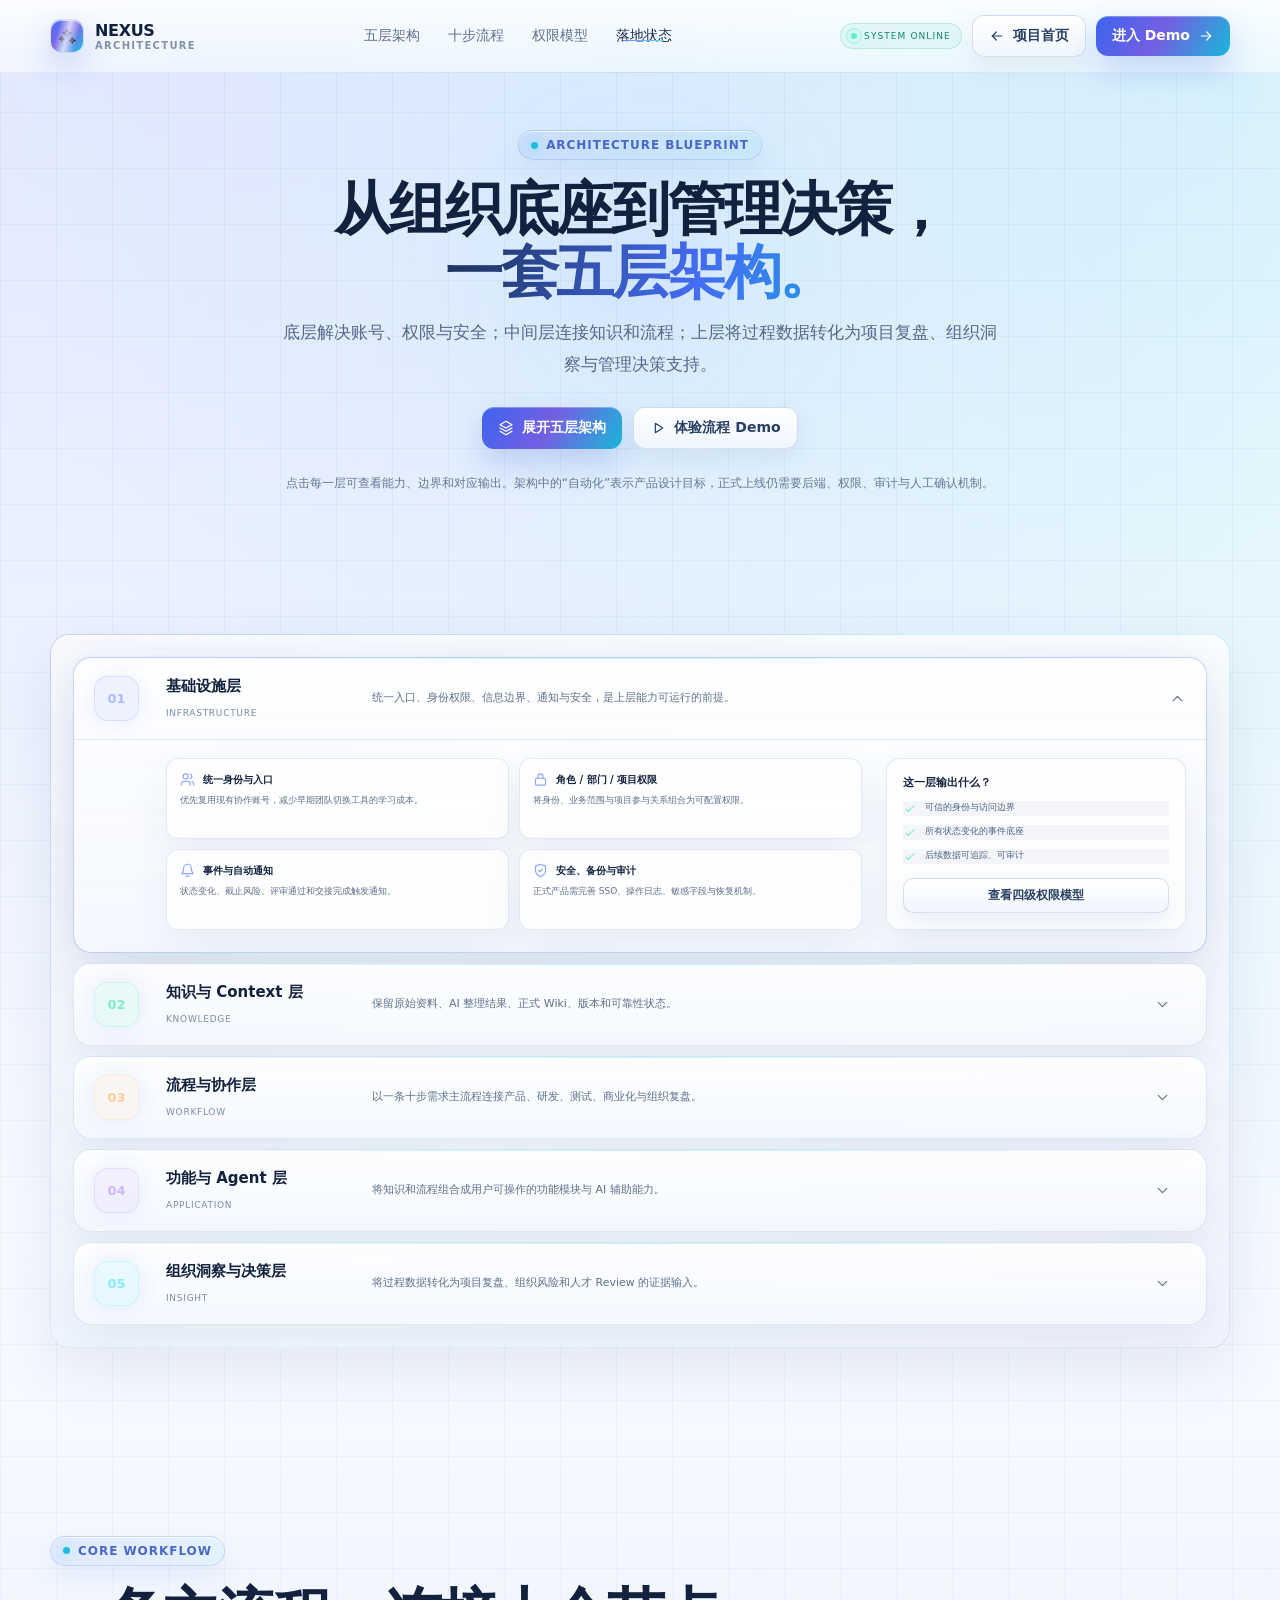
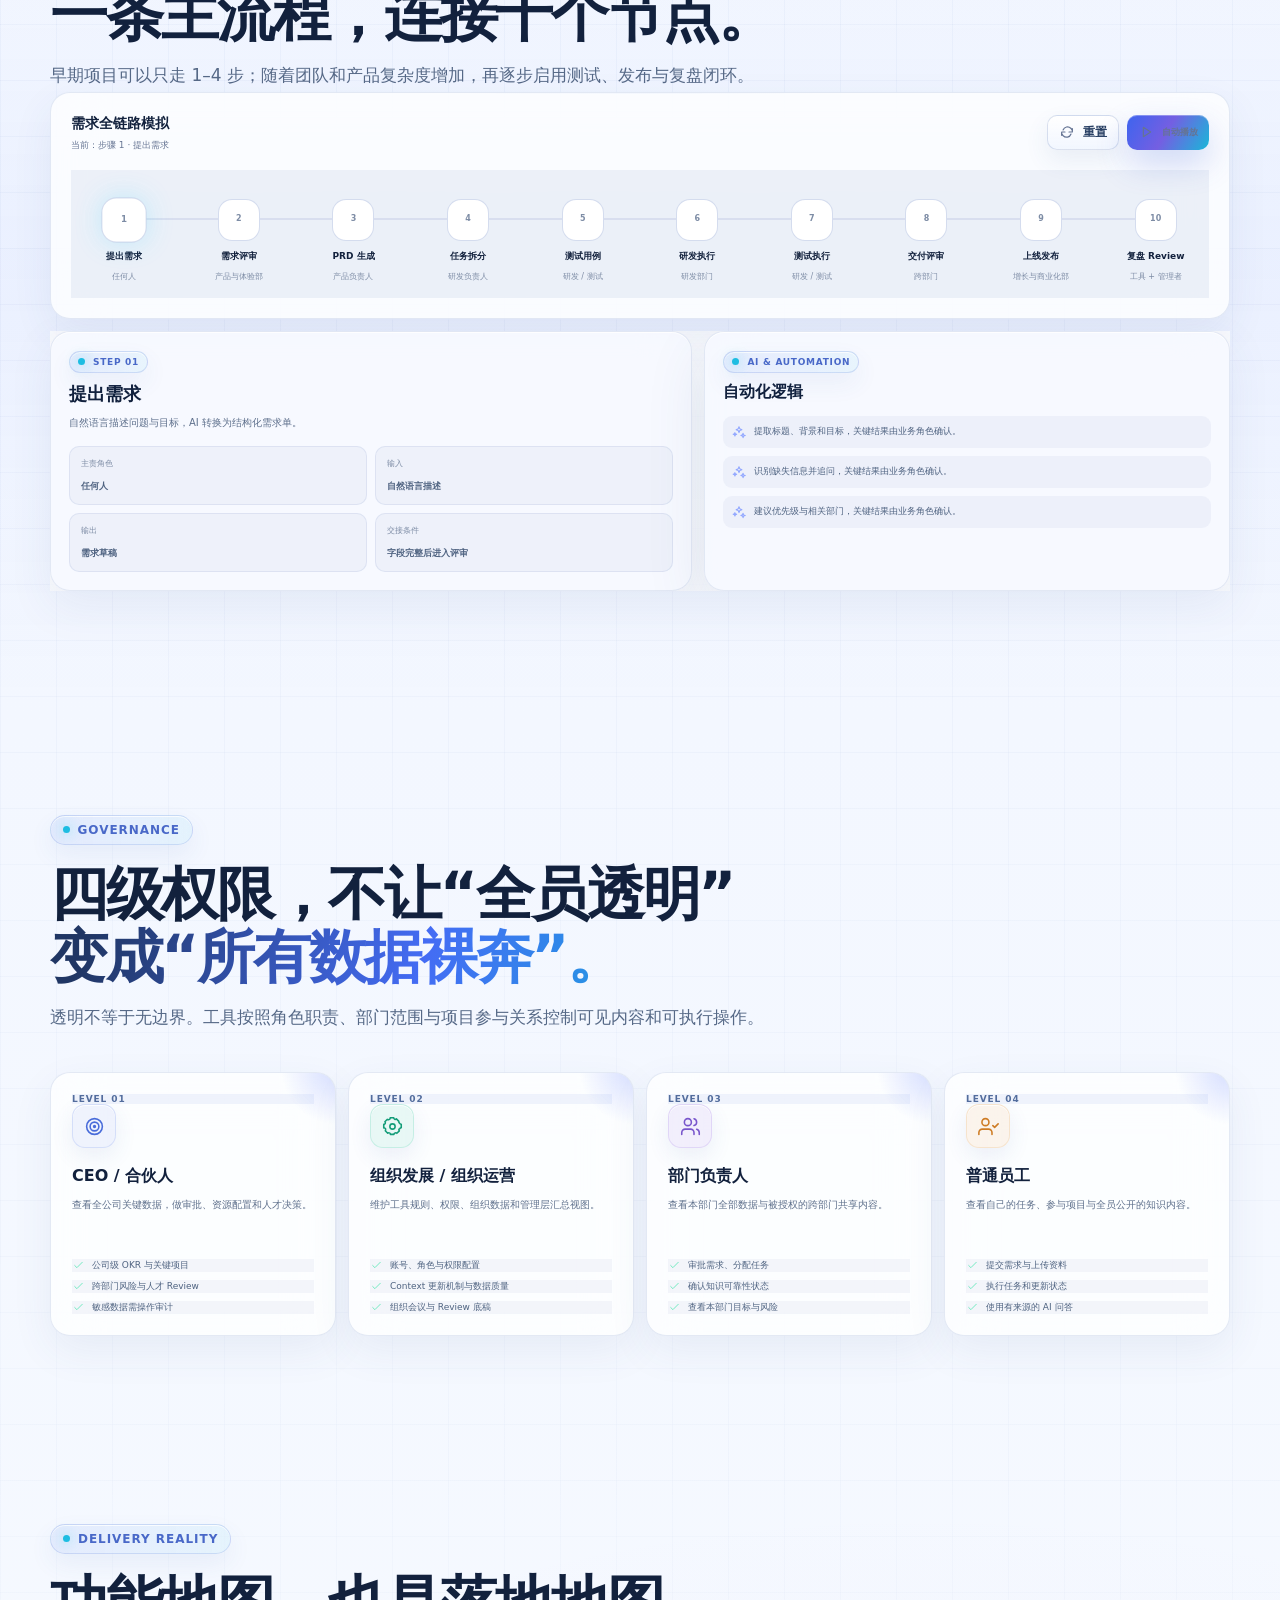
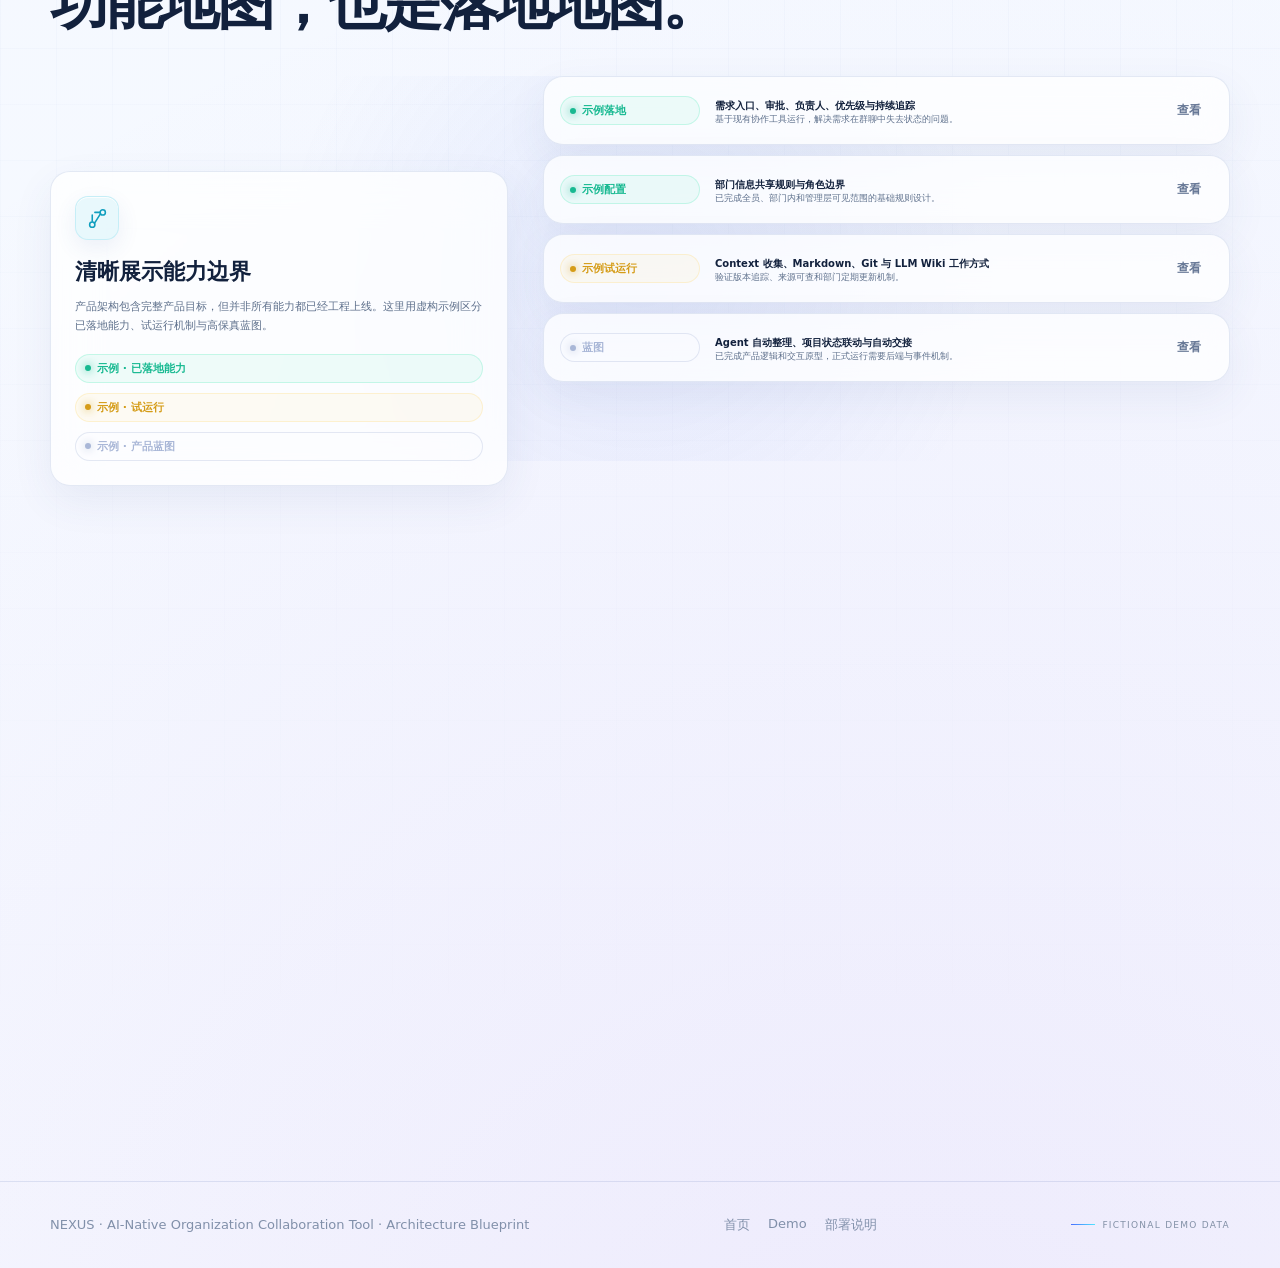
<file: framework.html>
<!doctype html>
<html lang="zh-CN">
<head>
  <meta charset="utf-8" />
  <meta name="viewport" content="width=device-width, initial-scale=1" />
  <meta name="theme-color" content="#F5F8FF" />
  <title>NEXUS · 五层架构</title>
  <link rel="stylesheet" href="assets/design-tokens.css" />
  <link rel="stylesheet" href="assets/shared-components.css" />
  <link rel="stylesheet" href="assets/styles.css" />
  <style>
    body { background: radial-gradient(circle at 50% -10%, rgba(61,103,255,.24), transparent 32%), #060817; }
    .architecture-hero { padding: 130px 0 64px; text-align: center; }
    .architecture-hero .section-lead { margin: 0 auto; }
    .architecture-actions { display:flex; justify-content:center; flex-wrap:wrap; gap:11px; margin-top:27px; }
    .architecture-note { max-width: 760px; margin: 24px auto 0; color: #7382a2; font-size: 12px; line-height: 1.7; }

    .architecture-shell { padding: 22px; position: relative; overflow: hidden; }
    .architecture-shell::before { content:""; position:absolute; inset:0; background:radial-gradient(circle at 50% 45%, rgba(61,103,255,.09), transparent 45%); pointer-events:none; }
    .layer-stack { display:grid; gap:10px; position:relative; z-index:2; }
    .layer-card { border:1px solid var(--line); border-radius:18px; background:linear-gradient(90deg, rgba(17,24,50,.88), rgba(10,16,36,.76)); overflow:hidden; transition:.25s ease; }
    .layer-card:hover { border-color:rgba(108,140,255,.38); }
    .layer-card.active { border-color:rgba(108,140,255,.48); box-shadow:0 18px 45px rgba(0,0,0,.24), 0 0 0 1px rgba(108,140,255,.05); }
    .layer-summary { width:100%; border:0; background:transparent; color:inherit; display:grid; grid-template-columns:56px 190px 1fr 32px; align-items:center; gap:16px; padding:18px 20px; cursor:pointer; text-align:left; }
    .layer-index { width:45px; height:45px; display:grid; place-items:center; border-radius:14px; font-size:13px; font-weight:900; background:rgba(108,140,255,.1); color:#aebdff; border:1px solid rgba(108,140,255,.17); }
    .layer-card[data-tone="green"] .layer-index { background:rgba(70,230,176,.09); color:#82edc9; border-color:rgba(70,230,176,.17); }
    .layer-card[data-tone="orange"] .layer-index { background:rgba(255,184,107,.09); color:#ffd09c; border-color:rgba(255,184,107,.17); }
    .layer-card[data-tone="purple"] .layer-index { background:rgba(170,124,255,.09); color:#d0b8ff; border-color:rgba(170,124,255,.17); }
    .layer-card[data-tone="cyan"] .layer-index { background:rgba(67,217,255,.09); color:#8aeaff; border-color:rgba(67,217,255,.17); }
    .layer-title strong { display:block; font-size:15px; margin-bottom:5px; }
    .layer-title span { color:#60708f; font-size:9px; letter-spacing:.08em; text-transform:uppercase; }
    .layer-desc { color:#8896b4; font-size:11px; line-height:1.65; }
    .layer-chevron { color:#667596; transition:transform .22s ease; }
    .layer-chevron svg { width:17px; height:17px; }
    .layer-card.active .layer-chevron { transform:rotate(180deg); }
    .layer-content { max-height:0; opacity:0; overflow:hidden; transition:max-height .5s ease, opacity .35s ease; }
    .layer-card.active .layer-content { max-height:720px; opacity:1; }
    .layer-inner { border-top:1px solid var(--line); padding:18px 20px 22px 92px; display:grid; grid-template-columns:1fr 300px; gap:24px; }
    .capability-grid { display:grid; grid-template-columns:repeat(2,1fr); gap:10px; }
    .capability { padding:13px; border-radius:12px; background:rgba(255,255,255,.025); border:1px solid rgba(148,163,184,.09); }
    .capability-head { display:flex; align-items:center; gap:8px; margin-bottom:7px; }
    .capability-head svg { width:15px; height:15px; color:#8fa4ff; }
    .layer-card[data-tone="green"] .capability-head svg { color:#75e9c2; }
    .layer-card[data-tone="orange"] .capability-head svg { color:#ffca91; }
    .layer-card[data-tone="purple"] .capability-head svg { color:#c7a6ff; }
    .layer-card[data-tone="cyan"] .capability-head svg { color:#77e7ff; }
    .capability strong { font-size:10px; }
    .capability p { margin:0; color:#6d7c9b; font-size:9px; line-height:1.55; }
    .layer-output { padding:16px; border-radius:14px; background:linear-gradient(180deg,rgba(108,140,255,.08),rgba(255,255,255,.018)); border:1px solid rgba(108,140,255,.15); }
    .layer-output h4 { margin:0 0 11px; font-size:11px; }
    .output-list { display:grid; gap:9px; }
    .output-list div { display:flex; align-items:flex-start; gap:8px; color:#8796b5; font-size:9px; line-height:1.5; }
    .output-list svg { width:14px; height:14px; color:#78ebc5; flex:0 0 auto; margin-top:1px; }
    .layer-link { margin-top:14px; width:100%; }

    .flow-section { background:linear-gradient(180deg,transparent,rgba(61,103,255,.055),transparent); }
    .flow-console { padding:20px; }
    .flow-console-head { display:flex; align-items:center; justify-content:space-between; gap:16px; margin-bottom:18px; }
    .flow-console-head strong { font-size:14px; }
    .flow-console-head span { color:#657493; font-size:9px; }
    .flow-controls { display:flex; gap:8px; }
    .flow-rail { position:relative; padding:28px 0 15px; overflow-x:auto; }
    .flow-rail-line { position:absolute; top:48px; left:40px; right:40px; height:2px; background:rgba(148,163,184,.12); }
    .flow-rail-fill { height:100%; width:0; background:linear-gradient(90deg,var(--blue-2),var(--cyan)); box-shadow:0 0 15px rgba(67,217,255,.35); transition:width .6s ease; }
    .flow-nodes { min-width:960px; display:grid; grid-template-columns:repeat(10,1fr); gap:8px; position:relative; z-index:2; }
    .flow-node { border:0; background:transparent; color:inherit; cursor:pointer; display:grid; justify-items:center; gap:9px; }
    .node-circle { width:42px; height:42px; border-radius:14px; display:grid; place-items:center; background:#111832; border:1px solid rgba(148,163,184,.17); color:#647493; font-size:11px; font-weight:900; transition:.25s ease; }
    .flow-node.done .node-circle { color:#74edc3; border-color:rgba(70,230,176,.3); background:rgba(70,230,176,.08); }
    .flow-node.current .node-circle { color:white; border-color:rgba(67,217,255,.5); background:linear-gradient(135deg,var(--blue-2),#5d7cff); box-shadow:0 0 24px rgba(67,217,255,.26); transform:scale(1.08); }
    .flow-node strong { font-size:9px; }
    .flow-node span { color:#5f6e8d; font-size:8px; text-align:center; line-height:1.35; }
    .flow-detail { margin-top:12px; display:grid; grid-template-columns:1.1fr .9fr; gap:12px; }
    .flow-detail-card { padding:18px; }
    .flow-detail-card h3 { margin:9px 0 8px; font-size:18px; }
    .flow-detail-card p { color:#8594b1; font-size:10px; line-height:1.7; margin:0; }
    .flow-mini-grid { display:grid; grid-template-columns:repeat(2,1fr); gap:8px; margin-top:15px; }
    .flow-mini { padding:11px; border:1px solid rgba(148,163,184,.09); background:rgba(255,255,255,.02); border-radius:10px; }
    .flow-mini span { color:#5f6f8f; font-size:8px; display:block; margin-bottom:5px; }
    .flow-mini strong { font-size:9px; }
    .logic-list { display:grid; gap:8px; margin-top:13px; }
    .logic-item { display:flex; gap:8px; padding:9px; border-radius:9px; background:rgba(108,140,255,.04); color:#7b8aa8; font-size:9px; line-height:1.5; }
    .logic-item svg { width:14px; height:14px; color:#91a7ff; flex:0 0 auto; }

    .permission-grid { display:grid; grid-template-columns:repeat(4,1fr); gap:12px; margin-top:38px; }
    .permission-card { padding:21px; position:relative; overflow:hidden; }
    .permission-card::after { content:""; position:absolute; width:110px; height:110px; right:-56px; top:-58px; border-radius:50%; background:radial-gradient(circle,rgba(108,140,255,.15),transparent 70%); }
    .permission-level { color:#60708f; font-size:9px; font-weight:800; letter-spacing:.1em; }
    .permission-card h3 { margin:18px 0 6px; font-size:16px; }
    .permission-card > p { color:#7d8cab; font-size:10px; line-height:1.6; min-height:48px; }
    .permission-list { display:grid; gap:8px; margin-top:14px; }
    .permission-list div { display:flex; gap:7px; color:#8795b2; font-size:9px; line-height:1.45; }
    .permission-list svg { width:13px; height:13px; color:#70e9c0; flex:0 0 auto; }

    .status-map { display:grid; grid-template-columns:.8fr 1.2fr; gap:35px; margin-top:42px; align-items:start; }
    .status-legend { padding:24px; position:sticky; top:95px; }
    .status-legend h3 { font-size:22px; margin:17px 0 8px; }
    .status-legend p { color:#7f8eab; font-size:11px; line-height:1.7; }
    .legend-list { display:grid; gap:10px; margin-top:18px; }
    .status-capabilities { display:grid; gap:10px; }
    .status-capability { padding:16px; display:grid; grid-template-columns:140px 1fr auto; gap:15px; align-items:center; }
    .status-capability strong { font-size:10px; }
    .status-capability p { margin:0; color:#6f7e9d; font-size:9px; line-height:1.55; }

    .framework-cta { padding:50px; text-align:center; }
    .framework-cta h2 { font-size:clamp(32px,5vw,52px); margin:15px 0 12px; letter-spacing:-.04em; }
    .framework-cta p { color:#7f8eab; max-width:650px; margin:0 auto 24px; line-height:1.7; }
    .framework-cta-actions { display:flex; justify-content:center; gap:10px; flex-wrap:wrap; }

    @media (max-width: 930px) {
      .layer-summary { grid-template-columns:50px 160px 1fr 26px; }
      .layer-inner { grid-template-columns:1fr; padding-left:20px; }
      .permission-grid { grid-template-columns:1fr 1fr; }
      .status-map { grid-template-columns:1fr; }
      .status-legend { position:static; }
      .flow-detail { grid-template-columns:1fr; }
    }
    @media (max-width: 650px) {
      .architecture-hero { padding-top:105px; }
      .architecture-shell { padding:10px; }
      .layer-summary { grid-template-columns:43px 1fr 24px; padding:14px; gap:10px; }
      .layer-desc { grid-column:2 / 4; }
      .layer-index { width:38px; height:38px; }
      .layer-inner { padding:15px; }
      .capability-grid { grid-template-columns:1fr; }
      .permission-grid { grid-template-columns:1fr; }
      .status-capability { grid-template-columns:1fr; }
      .framework-cta { padding:36px 18px; }
    }
  </style>
  <link rel="stylesheet" href="assets/neo-tech.css" />
  <link rel="stylesheet" href="assets/light-tech.css" />
</head>
<body>
  <header class="site-nav">
    <div class="container nav-inner">
      <a class="brand" href="index.html"><span class="brand-mark" data-icon="sparkles"></span><span>NEXUS<small>ARCHITECTURE</small></span></a>
      <nav class="nav-links"><a href="#layers">五层架构</a><a href="#flow">十步流程</a><a href="#permission">权限模型</a><a href="#status">落地状态</a></nav>
      <div class="nav-actions"><a class="btn btn-secondary desktop-only" href="index.html"><span data-icon="arrowLeft"></span>项目首页</a><a class="btn btn-primary" href="demo.html">进入 Demo <span data-icon="arrowRight"></span></a></div>
    </div>
  </header>

  <main>
    <section class="architecture-hero">
      <div class="container">
        <div class="eyebrow reveal visible">Architecture Blueprint</div>
        <h1 class="section-title reveal visible">从组织底座到管理决策，<br /><span class="gradient-text">一套五层架构。</span></h1>
        <p class="section-lead reveal visible">底层解决账号、权限与安全；中间层连接知识和流程；上层将过程数据转化为项目复盘、组织洞察与管理决策支持。</p>
        <div class="architecture-actions reveal visible"><a class="btn btn-primary" href="#layers"><span data-icon="layers"></span>展开五层架构</a><a class="btn btn-secondary" href="demo.html#workflow"><span data-icon="play"></span>体验流程 Demo</a></div>
        <p class="architecture-note reveal visible">点击每一层可查看能力、边界和对应输出。架构中的“自动化”表示产品设计目标，正式上线仍需要后端、权限、审计与人工确认机制。</p>
      </div>
    </section>

    <section id="layers" class="section section-tight">
      <div class="container">
        <div class="card architecture-shell reveal">
          <div class="layer-stack" id="layerStack">
            <article class="layer-card active" data-layer="1" data-tone="blue">
              <button class="layer-summary"><span class="layer-index">01</span><span class="layer-title"><strong>基础设施层</strong><span>Infrastructure</span></span><span class="layer-desc">统一入口、身份权限、信息边界、通知与安全，是上层能力可运行的前提。</span><span class="layer-chevron" data-icon="chevronDown"></span></button>
              <div class="layer-content"><div class="layer-inner"><div class="capability-grid"><div class="capability"><div class="capability-head"><span data-icon="users"></span><strong>统一身份与入口</strong></div><p>优先复用现有协作账号，减少早期团队切换工具的学习成本。</p></div><div class="capability"><div class="capability-head"><span data-icon="lock"></span><strong>角色 / 部门 / 项目权限</strong></div><p>将身份、业务范围与项目参与关系组合为可配置权限。</p></div><div class="capability"><div class="capability-head"><span data-icon="bell"></span><strong>事件与自动通知</strong></div><p>状态变化、截止风险、评审通过和交接完成触发通知。</p></div><div class="capability"><div class="capability-head"><span data-icon="shield"></span><strong>安全、备份与审计</strong></div><p>正式产品需完善 SSO、操作日志、敏感字段与恢复机制。</p></div></div><aside class="layer-output"><h4>这一层输出什么？</h4><div class="output-list"><div><span data-icon="check"></span>可信的身份与访问边界</div><div><span data-icon="check"></span>所有状态变化的事件底座</div><div><span data-icon="check"></span>后续数据可追踪、可审计</div></div><a class="btn btn-secondary btn-sm layer-link" href="#permission">查看四级权限模型</a></aside></div></div>
            </article>

            <article class="layer-card" data-layer="2" data-tone="green">
              <button class="layer-summary"><span class="layer-index">02</span><span class="layer-title"><strong>知识与 Context 层</strong><span>Knowledge</span></span><span class="layer-desc">保留原始资料、AI 整理结果、正式 Wiki、版本和可靠性状态。</span><span class="layer-chevron" data-icon="chevronDown"></span></button>
              <div class="layer-content"><div class="layer-inner"><div class="capability-grid"><div class="capability"><div class="capability-head"><span data-icon="upload"></span><strong>Raw 原始资料区</strong></div><p>原文件只进不改，保留上传人、时间、来源和原始状态。</p></div><div class="capability"><div class="capability-head"><span data-icon="brain"></span><strong>AI 整理与关系建立</strong></div><p>提取摘要、标签、实体和相关需求，但结果需人工确认。</p></div><div class="capability"><div class="capability-head"><span data-icon="shield"></span><strong>可靠性状态分级</strong></div><p>原始、已整理、已确认、有争议、已过期，清楚显示可用边界。</p></div><div class="capability"><div class="capability-head"><span data-icon="link"></span><strong>来源与版本追溯</strong></div><p>AI 回答附来源，可查看原文、更新记录和依赖关系。</p></div></div><aside class="layer-output"><h4>这一层输出什么？</h4><div class="output-list"><div><span data-icon="check"></span>可被人和 AI 共同读取的上下文</div><div><span data-icon="check"></span>可解释、可更新的知识来源</div><div><span data-icon="check"></span>新人入职与跨部门协作底稿</div></div><a class="btn btn-secondary btn-sm layer-link" href="demo.html#wiki">进入 LLM Wiki Demo</a></aside></div></div>
            </article>

            <article class="layer-card" data-layer="3" data-tone="orange">
              <button class="layer-summary"><span class="layer-index">03</span><span class="layer-title"><strong>流程与协作层</strong><span>Workflow</span></span><span class="layer-desc">以一条十步需求主流程连接产品、研发、测试、商业化与组织复盘。</span><span class="layer-chevron" data-icon="chevronDown"></span></button>
              <div class="layer-content"><div class="layer-inner"><div class="capability-grid"><div class="capability"><div class="capability-head"><span data-icon="list"></span><strong>统一需求池</strong></div><p>记录需求、优先级、负责人、状态、截止时间和评审意见。</p></div><div class="capability"><div class="capability-head"><span data-icon="workflow"></span><strong>完成后自动交接</strong></div><p>满足当前步骤条件后进入下一角色，并同步上下文与待办。</p></div><div class="capability"><div class="capability-head"><span data-icon="alert"></span><strong>阻塞与异常分支</strong></div><p>依赖缺失、测试不通过、范围变更与逾期形成可见异常。</p></div><div class="capability"><div class="capability-head"><span data-icon="refresh"></span><strong>评审与复盘闭环</strong></div><p>三轮评审与项目复盘沉淀为后续需求和人才 Review 证据。</p></div></div><aside class="layer-output"><h4>这一层输出什么？</h4><div class="output-list"><div><span data-icon="check"></span>透明的责任链与当前状态</div><div><span data-icon="check"></span>可追溯的评审、返工与变更</div><div><span data-icon="check"></span>跨部门协作的唯一主链路</div></div><a class="btn btn-secondary btn-sm layer-link" href="#flow">播放十步流程</a></aside></div></div>
            </article>

            <article class="layer-card" data-layer="4" data-tone="purple">
              <button class="layer-summary"><span class="layer-index">04</span><span class="layer-title"><strong>功能与 Agent 层</strong><span>Application</span></span><span class="layer-desc">将知识和流程组合成用户可操作的功能模块与 AI 辅助能力。</span><span class="layer-chevron" data-icon="chevronDown"></span></button>
              <div class="layer-content"><div class="layer-inner"><div class="capability-grid"><div class="capability"><div class="capability-head"><span data-icon="home"></span><strong>组织运行仪表盘</strong></div><p>聚合需求、项目、知识更新、风险与协作节奏。</p></div><div class="capability"><div class="capability-head"><span data-icon="kanban"></span><strong>需求与项目管理</strong></div><p>需求池、看板、里程碑、依赖、测试与发布记录。</p></div><div class="capability"><div class="capability-head"><span data-icon="bot"></span><strong>Organization Copilot</strong></div><p>基于已确认 Context 回答、生成摘要并提示来源不足。</p></div><div class="capability"><div class="capability-head"><span data-icon="sparkles"></span><strong>Agent 自动化</strong></div><p>需求结构化、PRD 草稿、任务拆解、知识整理与 Review 摘要。</p></div></div><aside class="layer-output"><h4>这一层输出什么？</h4><div class="output-list"><div><span data-icon="check"></span>员工和管理者可使用的产品界面</div><div><span data-icon="check"></span>AI 建议 + 人工确认的协作模式</div><div><span data-icon="check"></span>持续产生结构化过程数据</div></div><a class="btn btn-primary btn-sm layer-link" href="demo.html">体验全部功能页面</a></aside></div></div>
            </article>

            <article class="layer-card" data-layer="5" data-tone="cyan">
              <button class="layer-summary"><span class="layer-index">05</span><span class="layer-title"><strong>组织洞察与决策层</strong><span>Insight</span></span><span class="layer-desc">将过程数据转化为项目复盘、组织风险和人才 Review 的证据输入。</span><span class="layer-chevron" data-icon="chevronDown"></span></button>
              <div class="layer-content"><div class="layer-inner"><div class="capability-grid"><div class="capability"><div class="capability-head"><span data-icon="chart"></span><strong>经营与项目节奏</strong></div><p>目标、交付、质量、发布和跨部门阻塞的趋势视图。</p></div><div class="capability"><div class="capability-head"><span data-icon="activity"></span><strong>组织风险提示</strong></div><p>识别单点依赖、Context 过期、数据缺口和协作瓶颈。</p></div><div class="capability"><div class="capability-head"><span data-icon="userCheck"></span><strong>人才 Review 证据</strong></div><p>汇总目标、质量、协作与风险，不直接自动判定最终绩效。</p></div><div class="capability"><div class="capability-head"><span data-icon="target"></span><strong>管理决策界面</strong></div><p>将异常、选项、影响和所需支持整理为管理层选择题。</p></div></div><aside class="layer-output"><h4>这一层输出什么？</h4><div class="output-list"><div><span data-icon="check"></span>管理会议可直接使用的事实底稿</div><div><span data-icon="check"></span>人员与流程风险的早期信号</div><div><span data-icon="check"></span>需要管理判断的决策建议</div></div><a class="btn btn-secondary btn-sm layer-link" href="demo.html#insights">查看组织洞察 Demo</a></aside></div></div>
            </article>
          </div>
        </div>
      </div>
    </section>

    <section id="flow" class="section flow-section">
      <div class="container">
        <div class="eyebrow reveal">Core Workflow</div>
        <h2 class="section-title reveal">一条主流程，连接十个节点。</h2>
        <p class="section-lead reveal">早期项目可以只走 1–4 步；随着团队和产品复杂度增加，再逐步启用测试、发布与复盘闭环。</p>
        <div class="card flow-console reveal">
          <div class="flow-console-head"><div><strong>需求全链路模拟</strong><br /><span id="flowConsoleStatus">当前：步骤 1 · 提出需求</span></div><div class="flow-controls"><button class="btn btn-secondary btn-sm" id="flowConsoleReset"><span data-icon="refresh"></span>重置</button><button class="btn btn-primary btn-sm" id="flowConsolePlay"><span data-icon="play"></span><span id="flowPlayText">自动播放</span></button></div></div>
          <div class="flow-rail"><div class="flow-rail-line"><div class="flow-rail-fill" id="flowRailFill"></div></div><div class="flow-nodes" id="flowNodes"></div></div>
        </div>
        <div class="flow-detail" id="frameworkFlowDetail"></div>
      </div>
    </section>

    <section id="permission" class="section">
      <div class="container">
        <div class="eyebrow reveal">Governance</div>
        <h2 class="section-title reveal">四级权限，不让“全员透明”<br /><span class="gradient-text">变成“所有数据裸奔”。</span></h2>
        <p class="section-lead reveal">透明不等于无边界。工具按照角色职责、部门范围与项目参与关系控制可见内容和可执行操作。</p>
        <div class="permission-grid">
          <article class="card card-hover permission-card reveal"><div class="permission-level">LEVEL 01</div><div class="icon-box" data-icon="target"></div><h3>CEO / 合伙人</h3><p>查看全公司关键数据，做审批、资源配置和人才决策。</p><div class="permission-list"><div><span data-icon="check"></span>公司级 OKR 与关键项目</div><div><span data-icon="check"></span>跨部门风险与人才 Review</div><div><span data-icon="check"></span>敏感数据需操作审计</div></div></article>
          <article class="card card-hover permission-card reveal reveal-delay-1"><div class="permission-level">LEVEL 02</div><div class="icon-box green" data-icon="settings"></div><h3>组织发展 / 组织运营</h3><p>维护工具规则、权限、组织数据和管理层汇总视图。</p><div class="permission-list"><div><span data-icon="check"></span>账号、角色与权限配置</div><div><span data-icon="check"></span>Context 更新机制与数据质量</div><div><span data-icon="check"></span>组织会议与 Review 底稿</div></div></article>
          <article class="card card-hover permission-card reveal reveal-delay-2"><div class="permission-level">LEVEL 03</div><div class="icon-box purple" data-icon="users"></div><h3>部门负责人</h3><p>查看本部门全部数据与被授权的跨部门共享内容。</p><div class="permission-list"><div><span data-icon="check"></span>审批需求、分配任务</div><div><span data-icon="check"></span>确认知识可靠性状态</div><div><span data-icon="check"></span>查看本部门目标与风险</div></div></article>
          <article class="card card-hover permission-card reveal reveal-delay-3"><div class="permission-level">LEVEL 04</div><div class="icon-box orange" data-icon="userCheck"></div><h3>普通员工</h3><p>查看自己的任务、参与项目与全员公开的知识内容。</p><div class="permission-list"><div><span data-icon="check"></span>提交需求与上传资料</div><div><span data-icon="check"></span>执行任务和更新状态</div><div><span data-icon="check"></span>使用有来源的 AI 问答</div></div></article>
        </div>
      </div>
    </section>

    <section id="status" class="section section-tight">
      <div class="container">
        <div class="eyebrow reveal">Delivery Reality</div>
        <h2 class="section-title reveal">功能地图，也是落地地图。</h2>
        <div class="status-map">
          <aside class="card status-legend reveal"><div class="icon-box cyan" data-icon="roadmap"></div><h3>清晰展示能力边界</h3><p>产品架构包含完整产品目标，但并非所有能力都已经工程上线。这里用虚构示例区分已落地能力、试运行机制与高保真蓝图。</p><div class="legend-list"><span class="status-pill status-live">示例 · 已落地能力</span><span class="status-pill status-pilot">示例 · 试运行</span><span class="status-pill status-blueprint">示例 · 产品蓝图</span></div></aside>
          <div class="status-capabilities">
            <article class="card status-capability reveal"><span class="status-pill status-live">示例落地</span><div><strong>需求入口、审批、负责人、优先级与持续追踪</strong><p>基于现有协作工具运行，解决需求在群聊中失去状态的问题。</p></div><a class="btn btn-ghost btn-sm" href="demo.html#requirements">查看</a></article>
            <article class="card status-capability reveal"><span class="status-pill status-live">示例配置</span><div><strong>部门信息共享规则与角色边界</strong><p>已完成全员、部门内和管理层可见范围的基础规则设计。</p></div><a class="btn btn-ghost btn-sm" href="#permission">查看</a></article>
            <article class="card status-capability reveal"><span class="status-pill status-pilot">示例试运行</span><div><strong>Context 收集、Markdown、Git 与 LLM Wiki 工作方式</strong><p>验证版本追踪、来源可查和部门定期更新机制。</p></div><a class="btn btn-ghost btn-sm" href="demo.html#wiki">查看</a></article>
            <article class="card status-capability reveal"><span class="status-pill status-blueprint">蓝图</span><div><strong>Agent 自动整理、项目状态联动与自动交接</strong><p>已完成产品逻辑和交互原型，正式运行需要后端与事件机制。</p></div><a class="btn btn-ghost btn-sm" href="demo.html#workflow">查看</a></article>
            <article class="card status-capability reveal"><span class="status-pill status-blueprint">蓝图</span><div><strong>组织洞察、人才 Review 摘要与管理决策支持</strong><p>当前为高保真 Demo，未来需先建立岗位差异化数据口径和管理校准机制。</p></div><a class="btn btn-ghost btn-sm" href="demo.html#insights">查看</a></article>
          </div>
        </div>
      </div>
    </section>

    <section class="section">
      <div class="container"><div class="card framework-cta reveal"><div class="eyebrow">From Blueprint to Experience</div><h2>架构已经看懂，<br />现在体验它如何工作。</h2><p>进入 Demo 后，可以模拟提交需求、推进流程、上传知识、向 AI 提问并生成一份人才 Review 证据摘要。</p><div class="framework-cta-actions"><a class="btn btn-primary" href="demo.html"><span data-icon="play"></span>进入可交互 Demo</a><a class="btn btn-secondary" href="index.html"><span data-icon="arrowLeft"></span>返回项目首页</a></div></div></div>
    </section>
  </main>

  <footer class="footer"><div class="container footer-inner"><span>NEXUS · AI-Native Organization Collaboration Tool · Architecture Blueprint</span><div class="footer-links"><a href="index.html">首页</a><a href="demo.html">Demo</a><a href="README.md">部署说明</a></div></div></footer>

  <script src="assets/site.js"></script>
  <script src="assets/framework.js"></script>
  <script src="assets/motion.js"></script>
</body>
</html>
</file>
<file: assets/design-tokens.css>
/*
  ═══════════════════════════════════════
  Unified Design Tokens — AI 组织协作工具
  LightTech 浅色科技美学
  ═══════════════════════════════════════

  架构说明:
  - 所有视觉 token 集中在此文件
  - 品牌页 & Demo 页共用同一套变量
  - 支持 [data-theme="dark"] 未来扩展
  - 无 !important — 层叠优先级由选择器特异性控制
*/

:root {
  /* ── 色彩规范 ── */
  /* 品牌色 */
  --brand-blue:       #5478ff;
  --brand-blue-deep:  #3b63f3;
  --brand-cyan:       #16bde8;
  --brand-purple:     #8a63e8;
  --brand-mint:       #18b991;

  /* 语义色 */
  --color-success:    #118064;
  --color-warning:    #bf7524;
  --color-danger:     #c94762;
  --color-info:       #3e65ba;

  /* 中性色 */
  --text-primary:     #12213d;
  --text-secondary:   #3d5070;  /* ↑ 原 #596b89 → 提高对比度达 WCAG AA */
  --text-tertiary:    #5e708c;  /* ↑ 原 #71819a → 提高对比度 */
  --text-muted:       #7a8ca5;
  --text-placeholder: #9aa6ba;

  /* 表面色 */
  --bg-root:          #f5f8ff;
  --bg-elevated:      #eef4ff;
  --bg-surface:       rgba(255, 255, 255, 0.82);
  --bg-surface-solid: #ffffff;
  --bg-surface-soft:  rgba(54, 92, 170, 0.055);

  /* 边框色 */
  --border-light:     rgba(71, 103, 171, 0.14);
  --border-medium:    rgba(61, 111, 214, 0.27);
  --border-focus:     rgba(32, 171, 211, 0.45);

  /* 阴影 */
  --shadow-lg:        0 30px 90px rgba(55, 83, 143, 0.14);
  --shadow-md:        0 20px 60px rgba(60, 87, 145, 0.115);
  --shadow-sm:        0 12px 34px rgba(58, 83, 137, 0.055);
  --shadow-button:    0 14px 32px rgba(56, 92, 210, 0.23);
  --shadow-card-hover: 0 26px 70px rgba(60, 87, 145, 0.15);

  /* ── 排版规范 ── */
  --font-primary:     'Inter', 'SF Pro Display', -apple-system, 'PingFang SC', system-ui, sans-serif;
  --font-mono:        'JetBrains Mono', 'SF Mono', ui-monospace, monospace;

  --text-xs:          0.75rem;   /* 12px */
  --text-sm:          0.8125rem; /* 13px */
  --text-base:        0.875rem;  /* 14px */
  --text-md:          0.9375rem; /* 15px */
  --text-lg:          1.125rem;  /* 18px */
  --text-xl:          1.375rem;  /* 22px */
  --text-2xl:         1.75rem;   /* 28px */
  --text-3xl:         2.25rem;   /* 36px */
  --text-4xl:         3rem;      /* 48px */

  --leading-tight:    1.2;
  --leading-normal:   1.5;
  --leading-relaxed:  1.65;

  /* ── 间距规范 (4px base) ── */
  --space-1:          4px;
  --space-2:          8px;
  --space-3:          12px;
  --space-4:          16px;
  --space-5:          20px;
  --space-6:          24px;
  --space-8:          32px;
  --space-10:         40px;
  --space-12:         48px;
  --space-16:         64px;

  /* ── 圆角 ── */
  --radius-sm:        8px;
  --radius-md:        12px;
  --radius-lg:        16px;
  --radius-xl:        20px;
  --radius-full:      9999px;

  /* ── 动效 ── */
  --ease-out-quart:   cubic-bezier(0.25, 1, 0.5, 1);
  --ease-out-expo:    cubic-bezier(0.16, 1, 0.3, 1);
  --ease-in-out:      cubic-bezier(0.4, 0, 0.2, 1);
  --duration-fast:    150ms;
  --duration-normal:  250ms;
  --duration-slow:    400ms;

  /* ── 层级 ── */
  --z-base:           1;
  --z-dropdown:       100;
  --z-sticky:         200;
  --z-modal:          300;
  --z-toast:          400;

  /* ── 布局 ── */
  --sidebar-width:    248px;
  --topbar-height:    52px;
  --content-max:      1440px;

  /* 预设颜色方案 */
  color-scheme: light;
}

/* ── 页面背景 (品牌页) ── */
html.brand-page,
body.brand-page {
  background: var(--bg-root);
}

body.brand-page {
  color: var(--text-primary);
  background:
    radial-gradient(circle at 8% -4%, rgba(91, 126, 255, 0.19), transparent 29%),
    radial-gradient(circle at 96% 2%, rgba(21, 194, 232, 0.14), transparent 27%),
    radial-gradient(circle at 72% 106%, rgba(153, 105, 232, 0.12), transparent 34%),
    linear-gradient(180deg, #fbfdff 0%, #f3f7ff 52%, #f8fbff 100%);
}

/* ── 页面背景 (Demo/App 页) ── */
html.app-page {
  background: #f3f7fd;
}

body.app-page {
  color: var(--text-primary);
}

/* ── 网格背景纹理 ── */
.grid-bg::before {
  content: '';
  position: fixed;
  inset: 0;
  background-image:
    linear-gradient(rgba(61, 99, 177, 0.055) 1px, transparent 1px),
    linear-gradient(90deg, rgba(61, 99, 177, 0.055) 1px, transparent 1px);
  background-size: 56px 56px;
  mask-image: linear-gradient(to bottom, #000 0%, rgba(0,0,0,0.52) 66%, transparent 96%);
  pointer-events: none;
  z-index: 0;
}

.grid-bg::after {
  content: '';
  position: fixed;
  inset: 0;
  opacity: 0.14;
  background-image: radial-gradient(rgba(45, 81, 150, 0.18) 0.5px, transparent 0.65px);
  mix-blend-mode: multiply;
  pointer-events: none;
  z-index: 0;
}

/* ── 选中色 ── */
::selection {
  background: rgba(56, 105, 244, 0.18);
  color: #0c1e42;
}
</file>
<file: assets/shared-components.css>
/*
  ═══════════════════════════════════════
  Shared Components — AI 组织协作工具
  空状态 · 骨架屏 · 通知徽标 · 数据追溯 · 表单状态
  ═══════════════════════════════════════
*/

/* ═══════════════════════════════════════
   1. 空状态 (Empty States)
   ═══════════════════════════════════════ */
.empty-state {
  display: flex;
  flex-direction: column;
  align-items: center;
  justify-content: center;
  padding: var(--space-12) var(--space-6);
  text-align: center;
  min-height: 280px;
}

.empty-state__icon {
  width: 80px;
  height: 80px;
  display: flex;
  align-items: center;
  justify-content: center;
  border-radius: var(--radius-xl);
  background: linear-gradient(135deg, rgba(75, 112, 233, 0.08), rgba(36, 185, 218, 0.06));
  border: 1px solid rgba(75, 105, 165, 0.12);
  margin-bottom: var(--space-6);
  color: var(--brand-blue);
}

.empty-state__icon svg {
  width: 36px;
  height: 36px;
}

.empty-state__title {
  font-size: var(--text-lg);
  font-weight: 600;
  color: var(--text-primary);
  margin: 0 0 var(--space-2);
}

.empty-state__desc {
  font-size: var(--text-base);
  color: var(--text-tertiary);
  max-width: 360px;
  line-height: var(--leading-relaxed);
  margin: 0 0 var(--space-6);
}

.empty-state__action {
  display: inline-flex;
  align-items: center;
  gap: var(--space-2);
  padding: 10px 22px;
  font-size: var(--text-sm);
  font-weight: 500;
  color: #fff;
  background: linear-gradient(120deg, #3d64ef 0%, #745fe2 48%, #19b7d8 100%);
  border: 1px solid rgba(255,255,255,0.45);
  border-radius: var(--radius-md);
  box-shadow: var(--shadow-button);
  cursor: pointer;
  transition: all var(--duration-fast) var(--ease-out-quart);
}

.empty-state__action:hover {
  box-shadow: 0 18px 42px rgba(56, 92, 210, 0.30), 0 0 0 1px rgba(35, 182, 218, 0.18);
  transform: translateY(-1px);
}

/* 紧凑空状态 (表格内 / 卡片内) */
.empty-state--compact {
  min-height: 160px;
  padding: var(--space-8) var(--space-4);
}

.empty-state--compact .empty-state__icon {
  width: 56px;
  height: 56px;
  margin-bottom: var(--space-4);
}

.empty-state--compact .empty-state__icon svg {
  width: 24px;
  height: 24px;
}

.empty-state--compact .empty-state__title {
  font-size: var(--text-base);
}

.empty-state--compact .empty-state__desc {
  font-size: var(--text-sm);
  max-width: 280px;
}

/* ═══════════════════════════════════════
   2. 骨架屏 (Skeleton Loading)
   ═══════════════════════════════════════ */
.skeleton {
  background: linear-gradient(
    90deg,
    rgba(75, 105, 165, 0.06) 25%,
    rgba(75, 105, 165, 0.12) 37%,
    rgba(75, 105, 165, 0.06) 63%
  );
  background-size: 400% 100%;
  animation: skeleton-shimmer 1.8s ease-in-out infinite;
  border-radius: var(--radius-sm);
}

@keyframes skeleton-shimmer {
  0% { background-position: 100% 50%; }
  100% { background-position: 0 50%; }
}

.skeleton--text {
  height: 14px;
  width: 100%;
  margin-bottom: var(--space-2);
}

.skeleton--text:last-child { width: 60%; }

.skeleton--title {
  height: 20px;
  width: 45%;
  margin-bottom: var(--space-4);
}

.skeleton--avatar {
  width: 40px;
  height: 40px;
  border-radius: var(--radius-full);
}

.skeleton--card {
  height: 120px;
  border-radius: var(--radius-md);
  margin-bottom: var(--space-4);
}

.skeleton--row {
  height: 48px;
  border-radius: var(--radius-sm);
  margin-bottom: var(--space-2);
}

/* 骨架屏容器 */
.skeleton-group {
  padding: var(--space-6);
}

/* ═══════════════════════════════════════
   3. 通知徽标 & 优先级标签
   ═══════════════════════════════════════ */
.badge {
  display: inline-flex;
  align-items: center;
  justify-content: center;
  min-width: 20px;
  height: 20px;
  padding: 0 6px;
  font-size: 11px;
  font-weight: 600;
  border-radius: var(--radius-full);
  line-height: 1;
}

.badge--danger {
  color: var(--color-danger);
  background: rgba(230, 82, 112, 0.1);
  border: 1px solid rgba(230, 82, 112, 0.15);
}

.badge--warning {
  color: var(--color-warning);
  background: rgba(225, 139, 44, 0.1);
  border: 1px solid rgba(225, 139, 44, 0.15);
}

.badge--info {
  color: var(--color-info);
  background: rgba(66, 106, 213, 0.09);
  border: 1px solid rgba(66, 106, 213, 0.14);
}

.badge--success {
  color: var(--color-success);
  background: rgba(29, 179, 137, 0.09);
  border: 1px solid rgba(29, 179, 137, 0.14);
}

.badge--dot {
  width: 8px;
  height: 8px;
  min-width: 8px;
  padding: 0;
  border-radius: var(--radius-full);
}

.badge--dot.danger { background: var(--color-danger); }
.badge--dot.warning { background: var(--color-warning); }
.badge--dot.success { background: var(--color-success); }
.badge--dot.info { background: var(--brand-blue); }

/* ═══════════════════════════════════════
   4. 数据追溯 (Traceability)
   ═══════════════════════════════════════ */
.trace-link {
  display: inline-flex;
  align-items: center;
  gap: 4px;
  font-size: var(--text-xs);
  color: var(--brand-blue);
  text-decoration: none;
  padding: 2px 8px;
  border-radius: var(--radius-sm);
  background: rgba(75, 112, 233, 0.06);
  border: 1px solid rgba(75, 112, 233, 0.12);
  transition: all var(--duration-fast) var(--ease-out-quart);
  cursor: pointer;
}

.trace-link:hover {
  background: rgba(75, 112, 233, 0.12);
  border-color: rgba(75, 112, 233, 0.25);
  color: var(--brand-blue-deep);
}

.trace-link svg {
  width: 12px;
  height: 12px;
  opacity: 0.7;
}

/* 追溯面包屑 */
.trace-breadcrumb {
  display: flex;
  align-items: center;
  gap: var(--space-2);
  font-size: var(--text-xs);
  color: var(--text-muted);
}

.trace-breadcrumb__sep {
  color: var(--border-medium);
}

/* 洞察指标来源 */
.insight-source {
  display: flex;
  align-items: center;
  gap: var(--space-2);
  padding: var(--space-2) var(--space-3);
  font-size: var(--text-xs);
  color: var(--text-tertiary);
  background: rgba(75, 105, 165, 0.04);
  border-radius: var(--radius-sm);
  cursor: pointer;
  transition: background var(--duration-fast) var(--ease-out-quart);
}

.insight-source:hover {
  background: rgba(75, 105, 165, 0.09);
  color: var(--text-secondary);
}

.insight-source svg {
  width: 14px;
  height: 14px;
  opacity: 0.6;
}

/* ═══════════════════════════════════════
   5. 表单状态 (Form States)
   ═══════════════════════════════════════ */
.form-group {
  display: flex;
  flex-direction: column;
  gap: var(--space-1);
}

.form-label {
  font-size: var(--text-sm);
  font-weight: 500;
  color: var(--text-secondary);
}

.form-input {
  padding: 10px 14px;
  font-size: var(--text-base);
  color: var(--text-primary);
  background: rgba(255,255,255,0.87);
  border: 1px solid rgba(75, 105, 167, 0.16);
  border-radius: var(--radius-md);
  outline: none;
  transition: all var(--duration-fast) var(--ease-out-quart);
  font-family: var(--font-primary);
}

.form-input::placeholder {
  color: var(--text-placeholder);
}

.form-input:focus {
  border-color: var(--border-focus);
  box-shadow: 0 0 0 3px rgba(32, 171, 211, 0.075), 0 8px 24px rgba(50, 95, 166, 0.06);
}

/* 校验状态 */
.form-input--error {
  border-color: rgba(230, 82, 112, 0.4);
  background: rgba(255, 238, 242, 0.5);
}

.form-input--error:focus {
  border-color: rgba(230, 82, 112, 0.55);
  box-shadow: 0 0 0 3px rgba(230, 82, 112, 0.08);
}

.form-input--success {
  border-color: rgba(29, 179, 137, 0.35);
}

.form-input--success:focus {
  border-color: rgba(29, 179, 137, 0.5);
  box-shadow: 0 0 0 3px rgba(29, 179, 137, 0.08);
}

.form-hint {
  font-size: var(--text-xs);
  color: var(--text-muted);
}

.form-error {
  font-size: var(--text-xs);
  color: var(--color-danger);
  display: flex;
  align-items: center;
  gap: 4px;
}

/* ═══════════════════════════════════════
   6. 导航分组 (Nav Group)
   ═══════════════════════════════════════ */
.nav-group {
  margin-bottom: var(--space-2);
}

.nav-group__label {
  display: block;
  padding: var(--space-2) var(--space-3);
  font-size: 10px;
  font-weight: 600;
  text-transform: uppercase;
  letter-spacing: 0.06em;
  color: var(--text-muted);
}

.nav-group__items {
  display: flex;
  flex-direction: column;
  gap: 2px;
}

/* ═══════════════════════════════════════
   7. 面包屑 (Breadcrumb)
   ═══════════════════════════════════════ */
.breadcrumb {
  display: flex;
  align-items: center;
  gap: var(--space-2);
  font-size: var(--text-sm);
  color: var(--text-muted);
  padding: var(--space-2) 0;
}

.breadcrumb__item {
  color: var(--text-muted);
  text-decoration: none;
  transition: color var(--duration-fast);
}

.breadcrumb__item:hover {
  color: var(--text-secondary);
}

.breadcrumb__item--active {
  color: var(--text-primary);
  font-weight: 500;
}

.breadcrumb__sep {
  color: rgba(71, 103, 171, 0.3);
}

/* ═══════════════════════════════════════
   8. Toast 通知
   ═══════════════════════════════════════ */
.toast {
  position: fixed;
  top: 20px;
  right: 20px;
  display: flex;
  align-items: center;
  gap: var(--space-3);
  padding: var(--space-4) var(--space-5);
  background: var(--bg-surface-solid);
  border: 1px solid var(--border-light);
  border-radius: var(--radius-md);
  box-shadow: var(--shadow-lg);
  backdrop-filter: blur(24px) saturate(135%);
  z-index: var(--z-toast);
  font-size: var(--text-sm);
  animation: toast-slide-in 0.35s var(--ease-out-expo);
}

@keyframes toast-slide-in {
  from { opacity: 0; transform: translateX(100%) scale(0.96); }
  to { opacity: 1; transform: translateX(0) scale(1); }
}

.toast--success { border-left: 3px solid var(--color-success); }
.toast--error { border-left: 3px solid var(--color-danger); }
.toast--warning { border-left: 3px solid var(--color-warning); }
.toast--info { border-left: 3px solid var(--brand-blue); }

/* ═══════════════════════════════════════
   9. 操作确认对话框
   ═══════════════════════════════════════ */
.confirm-dialog {
  position: fixed;
  inset: 0;
  display: flex;
  align-items: center;
  justify-content: center;
  background: rgba(30, 48, 82, 0.25);
  backdrop-filter: blur(13px) saturate(90%);
  z-index: var(--z-modal);
  animation: dialog-fade-in 0.2s var(--ease-out-quart);
}

@keyframes dialog-fade-in {
  from { opacity: 0; }
  to { opacity: 1; }
}

.confirm-dialog__box {
  width: 400px;
  max-width: calc(100vw - 40px);
  background: linear-gradient(180deg, rgba(255,255,255,0.94), rgba(246,249,255,0.88));
  border: 1px solid rgba(79, 116, 226, 0.26);
  border-radius: var(--radius-lg);
  box-shadow: 0 34px 100px rgba(52, 75, 123, 0.22), 0 0 54px rgba(63, 103, 210, 0.075);
  padding: var(--space-8);
  animation: dialog-box-in 0.3s var(--ease-out-expo);
}

@keyframes dialog-box-in {
  from { opacity: 0; transform: translateY(12px) scale(0.97); }
  to { opacity: 1; transform: translateY(0) scale(1); }
}

.confirm-dialog__title {
  font-size: var(--text-lg);
  font-weight: 600;
  color: var(--text-primary);
  margin: 0 0 var(--space-2);
}

.confirm-dialog__desc {
  font-size: var(--text-base);
  color: var(--text-tertiary);
  line-height: var(--leading-relaxed);
  margin: 0 0 var(--space-6);
}

.confirm-dialog__actions {
  display: flex;
  gap: var(--space-3);
  justify-content: flex-end;
}

/* ═══════════════════════════════════════
   10. Context 收集提示 (Context Reminder)
   ═══════════════════════════════════════ */
.context-reminder {
  display: flex;
  align-items: center;
  gap: var(--space-3);
  padding: var(--space-3) var(--space-4);
  background: linear-gradient(90deg, rgba(225, 139, 44, 0.07), rgba(225, 139, 44, 0.02));
  border: 1px solid rgba(225, 139, 44, 0.15);
  border-radius: var(--radius-md);
  font-size: var(--text-sm);
  color: var(--text-secondary);
}

.context-reminder__icon {
  color: var(--color-warning);
  flex-shrink: 0;
}

.context-reminder__action {
  margin-left: auto;
  font-size: var(--text-xs);
  font-weight: 500;
  color: var(--brand-blue);
  cursor: pointer;
  white-space: nowrap;
}

/* ═══════════════════════════════════════
   11. 进度指示器 (Progress)
   ═══════════════════════════════════════ */
.progress-bar {
  width: 100%;
  height: 6px;
  background: rgba(75, 105, 165, 0.08);
  border-radius: var(--radius-full);
  overflow: hidden;
}

.progress-bar__fill {
  height: 100%;
  border-radius: var(--radius-full);
  background: linear-gradient(90deg, #486eff, #23c4e6, #9973e9);
  background-size: 200% 100%;
  animation: progress-glow 2s ease-in-out infinite;
  transition: width 0.6s var(--ease-out-expo);
}

@keyframes progress-glow {
  0%, 100% { background-position: 0% 50%; }
  50% { background-position: 100% 50%; }
}

/* ═══════════════════════════════════════
   12. 通知触发规则表格
   ═══════════════════════════════════════ */
.notification-rules {
  width: 100%;
  border-collapse: collapse;
  font-size: var(--text-sm);
}

.notification-rules th {
  text-align: left;
  padding: var(--space-2) var(--space-3);
  color: var(--text-muted);
  font-weight: 500;
  border-bottom: 1px solid var(--border-light);
}

.notification-rules td {
  padding: var(--space-3);
  border-bottom: 1px solid rgba(77, 105, 161, 0.07);
  color: var(--text-secondary);
}

.notification-rules tr:hover td {
  background: linear-gradient(90deg, rgba(70, 103, 215, 0.04), rgba(37, 182, 218, 0.02));
}
</file>
<file: assets/styles.css>
:root {
  --bg: #060817;
  --bg-elevated: #0b1024;
  --surface: rgba(16, 23, 48, 0.74);
  --surface-solid: #111832;
  --surface-soft: rgba(255, 255, 255, 0.045);
  --line: rgba(148, 163, 184, 0.16);
  --line-strong: rgba(148, 163, 184, 0.28);
  --text: #f7f9ff;
  --muted: #9aa8c7;
  --muted-2: #6f7f9f;
  --blue: #6c8cff;
  --blue-2: #3d67ff;
  --cyan: #43d9ff;
  --mint: #46e6b0;
  --purple: #aa7cff;
  --orange: #ffb86b;
  --red: #ff6b7c;
  --yellow: #ffd166;
  --shadow: 0 24px 70px rgba(0, 0, 0, 0.34);
  --shadow-soft: 0 12px 34px rgba(0, 0, 0, 0.2);
  --radius-xl: 28px;
  --radius-lg: 20px;
  --radius-md: 14px;
  --radius-sm: 10px;
  --container: 1180px;
}

* { box-sizing: border-box; }
html { scroll-behavior: smooth; }
body {
  margin: 0;
  font-family: Inter, "SF Pro Display", "PingFang SC", "Microsoft YaHei", system-ui, -apple-system, sans-serif;
  color: var(--text);
  background:
    radial-gradient(circle at 18% -10%, rgba(61, 103, 255, 0.28), transparent 34%),
    radial-gradient(circle at 92% 8%, rgba(67, 217, 255, 0.16), transparent 30%),
    radial-gradient(circle at 55% 115%, rgba(170, 124, 255, 0.14), transparent 34%),
    var(--bg);
  min-height: 100vh;
  overflow-x: hidden;
}
body::before {
  content: "";
  position: fixed;
  inset: 0;
  pointer-events: none;
  background-image:
    linear-gradient(rgba(255,255,255,.018) 1px, transparent 1px),
    linear-gradient(90deg, rgba(255,255,255,.018) 1px, transparent 1px);
  background-size: 42px 42px;
  mask-image: linear-gradient(to bottom, rgba(0,0,0,.9), transparent 86%);
  z-index: -3;
}
body.no-scroll { overflow: hidden; }
a { color: inherit; text-decoration: none; }
button, input, textarea, select { font: inherit; }
button { color: inherit; }
img { max-width: 100%; display: block; }
svg { display: block; }

.container { width: min(var(--container), calc(100% - 40px)); margin: 0 auto; }
.section { padding: 112px 0; position: relative; }
.section-tight { padding: 76px 0; }
.eyebrow {
  display: inline-flex;
  align-items: center;
  gap: 8px;
  padding: 7px 12px;
  border: 1px solid rgba(108, 140, 255, .34);
  background: rgba(108, 140, 255, .09);
  border-radius: 999px;
  color: #b7c6ff;
  font-size: 12px;
  font-weight: 700;
  letter-spacing: .08em;
  text-transform: uppercase;
}
.eyebrow::before {
  content: "";
  width: 7px;
  height: 7px;
  border-radius: 50%;
  background: var(--cyan);
  box-shadow: 0 0 16px var(--cyan);
}
.section-title {
  margin: 18px 0 14px;
  font-size: clamp(34px, 5vw, 58px);
  line-height: 1.08;
  letter-spacing: -0.04em;
}
.section-lead {
  max-width: 720px;
  margin: 0;
  color: var(--muted);
  font-size: 17px;
  line-height: 1.85;
}
.gradient-text {
  background: linear-gradient(120deg, #ffffff 0%, #b7c8ff 42%, #5ee7ff 100%);
  -webkit-background-clip: text;
  background-clip: text;
  color: transparent;
}

.site-nav {
  position: fixed;
  top: 0;
  left: 0;
  right: 0;
  z-index: 80;
  border-bottom: 1px solid transparent;
  transition: .25s ease;
}
.site-nav.scrolled {
  background: rgba(6, 8, 23, .78);
  border-bottom-color: var(--line);
  backdrop-filter: blur(18px);
}
.nav-inner {
  height: 72px;
  display: flex;
  align-items: center;
  justify-content: space-between;
  gap: 28px;
}
.brand {
  display: inline-flex;
  align-items: center;
  gap: 11px;
  font-weight: 800;
  letter-spacing: -.02em;
}
.brand-mark {
  width: 34px;
  height: 34px;
  border-radius: 11px;
  display: grid;
  place-items: center;
  background: linear-gradient(135deg, var(--blue-2), var(--cyan));
  box-shadow: 0 10px 32px rgba(61, 103, 255, .38), inset 0 1px 0 rgba(255,255,255,.35);
}
.brand-mark svg { width: 18px; height: 18px; }
.brand small { display: block; color: var(--muted-2); font-size: 10px; font-weight: 600; letter-spacing: .08em; }
.nav-links { display: flex; align-items: center; gap: 28px; color: #bcc7de; font-size: 14px; }
.nav-links a { transition: color .2s ease; }
.nav-links a:hover { color: white; }
.nav-actions { display: flex; align-items: center; gap: 10px; }
.mobile-nav-toggle { display: none; }

.btn {
  border: 0;
  border-radius: 12px;
  padding: 11px 16px;
  display: inline-flex;
  align-items: center;
  justify-content: center;
  gap: 8px;
  cursor: pointer;
  font-weight: 750;
  font-size: 14px;
  transition: transform .18s ease, border-color .2s ease, background .2s ease, box-shadow .2s ease;
  white-space: nowrap;
}
.btn:hover { transform: translateY(-2px); }
.btn:active { transform: translateY(0); }
.btn-primary {
  background: linear-gradient(135deg, var(--blue-2), #6f7cff 58%, var(--cyan));
  color: white;
  box-shadow: 0 12px 30px rgba(61, 103, 255, .3);
}
.btn-primary:hover { box-shadow: 0 16px 38px rgba(61, 103, 255, .42); }
.btn-secondary {
  background: rgba(255,255,255,.05);
  border: 1px solid var(--line-strong);
  color: #e9eeff;
}
.btn-secondary:hover { background: rgba(255,255,255,.09); border-color: rgba(170,190,255,.45); }
.btn-ghost { background: transparent; border: 1px solid transparent; color: var(--muted); }
.btn-ghost:hover { color: white; background: rgba(255,255,255,.05); }
.btn-sm { padding: 8px 11px; border-radius: 10px; font-size: 12px; }
.btn-icon { width: 38px; height: 38px; padding: 0; border-radius: 11px; }
.btn svg { width: 16px; height: 16px; }

.card {
  background: linear-gradient(180deg, rgba(19, 27, 55, .88), rgba(11, 17, 38, .82));
  border: 1px solid var(--line);
  box-shadow: var(--shadow-soft);
  border-radius: var(--radius-lg);
  backdrop-filter: blur(16px);
}
.card-hover {
  transition: transform .28s ease, border-color .28s ease, box-shadow .28s ease;
}
.card-hover:hover {
  transform: translateY(-6px);
  border-color: rgba(108, 140, 255, .42);
  box-shadow: 0 24px 54px rgba(0,0,0,.32), 0 0 0 1px rgba(108,140,255,.06);
}
.icon-box {
  width: 44px;
  height: 44px;
  display: grid;
  place-items: center;
  border-radius: 13px;
  background: rgba(108,140,255,.12);
  border: 1px solid rgba(108,140,255,.22);
  color: #b9c7ff;
}
.icon-box.cyan { background: rgba(67,217,255,.1); border-color: rgba(67,217,255,.2); color: #7be8ff; }
.icon-box.green { background: rgba(70,230,176,.1); border-color: rgba(70,230,176,.2); color: #7ff0c8; }
.icon-box.purple { background: rgba(170,124,255,.1); border-color: rgba(170,124,255,.2); color: #c8a8ff; }
.icon-box.orange { background: rgba(255,184,107,.1); border-color: rgba(255,184,107,.2); color: #ffd0a0; }
.icon-box svg { width: 21px; height: 21px; }

.status-pill, .tag {
  display: inline-flex;
  align-items: center;
  gap: 6px;
  padding: 6px 9px;
  border-radius: 999px;
  font-size: 11px;
  font-weight: 750;
  border: 1px solid var(--line);
  color: var(--muted);
  background: rgba(255,255,255,.035);
}
.status-pill::before { content: ""; width: 6px; height: 6px; border-radius: 50%; background: currentColor; box-shadow: 0 0 10px currentColor; }
.status-live { color: var(--mint); border-color: rgba(70,230,176,.25); background: rgba(70,230,176,.08); }
.status-pilot { color: var(--yellow); border-color: rgba(255,209,102,.25); background: rgba(255,209,102,.08); }
.status-blueprint { color: #a9b7d7; }
.tag-blue { color: #aebfff; background: rgba(108,140,255,.11); border-color: rgba(108,140,255,.22); }
.tag-green { color: #8ff2cf; background: rgba(70,230,176,.09); border-color: rgba(70,230,176,.18); }
.tag-purple { color: #d0b7ff; background: rgba(170,124,255,.09); border-color: rgba(170,124,255,.18); }
.tag-orange { color: #ffd19d; background: rgba(255,184,107,.09); border-color: rgba(255,184,107,.18); }
.tag-red { color: #ff9eaa; background: rgba(255,107,124,.09); border-color: rgba(255,107,124,.18); }

.reveal { opacity: 0; transform: translateY(22px); transition: opacity .75s ease, transform .75s ease; }
.reveal.visible { opacity: 1; transform: none; }
.reveal-delay-1 { transition-delay: .08s; }
.reveal-delay-2 { transition-delay: .16s; }
.reveal-delay-3 { transition-delay: .24s; }

.footer {
  border-top: 1px solid var(--line);
  padding: 34px 0;
  color: var(--muted-2);
  font-size: 13px;
}
.footer-inner { display: flex; justify-content: space-between; gap: 20px; align-items: center; }
.footer-links { display: flex; gap: 18px; }
.footer a:hover { color: white; }

.toast-wrap {
  position: fixed;
  right: 22px;
  bottom: 22px;
  z-index: 200;
  display: grid;
  gap: 10px;
}
.toast {
  min-width: 290px;
  max-width: 380px;
  padding: 13px 15px;
  display: flex;
  align-items: flex-start;
  gap: 10px;
  background: rgba(13, 20, 43, .92);
  border: 1px solid var(--line-strong);
  border-radius: 14px;
  box-shadow: var(--shadow);
  backdrop-filter: blur(18px);
  animation: toastIn .28s ease both;
}
.toast.hide { animation: toastOut .25s ease both; }
.toast-icon { color: var(--mint); padding-top: 2px; }
.toast-icon svg { width: 17px; height: 17px; }
.toast-title { font-weight: 750; font-size: 13px; margin-bottom: 3px; }
.toast-text { color: var(--muted); font-size: 12px; line-height: 1.5; }
@keyframes toastIn { from { opacity: 0; transform: translateY(10px) scale(.97); } }
@keyframes toastOut { to { opacity: 0; transform: translateY(8px) scale(.97); } }

.modal-backdrop {
  position: fixed;
  inset: 0;
  display: none;
  align-items: center;
  justify-content: center;
  padding: 24px;
  background: rgba(2, 5, 16, .76);
  backdrop-filter: blur(14px);
  z-index: 150;
}
.modal-backdrop.open { display: flex; animation: fadeIn .2s ease; }
.modal {
  width: min(620px, 100%);
  max-height: calc(100vh - 48px);
  overflow: auto;
  background: linear-gradient(180deg, #131b38, #0b1128);
  border: 1px solid rgba(156,174,218,.24);
  border-radius: 22px;
  box-shadow: 0 42px 100px rgba(0,0,0,.56);
  animation: modalIn .26s ease;
}
.modal-lg { width: min(820px, 100%); }
.modal-header { padding: 20px 22px 16px; border-bottom: 1px solid var(--line); display: flex; align-items: flex-start; justify-content: space-between; gap: 16px; }
.modal-title { font-size: 19px; font-weight: 800; margin: 0 0 5px; }
.modal-subtitle { color: var(--muted); font-size: 12px; margin: 0; line-height: 1.6; }
.modal-body { padding: 22px; }
.modal-footer { padding: 15px 22px 20px; border-top: 1px solid var(--line); display: flex; justify-content: flex-end; gap: 10px; }
@keyframes modalIn { from { opacity: 0; transform: translateY(16px) scale(.98); } }
@keyframes fadeIn { from { opacity: 0; } }

.form-grid { display: grid; grid-template-columns: 1fr 1fr; gap: 16px; }
.form-group { display: grid; gap: 7px; }
.form-group.full { grid-column: 1 / -1; }
.form-label { color: #ccd5eb; font-size: 12px; font-weight: 700; }
.input, .textarea, .select {
  width: 100%;
  border: 1px solid var(--line-strong);
  background: rgba(4, 8, 24, .52);
  color: var(--text);
  border-radius: 12px;
  padding: 11px 13px;
  outline: none;
  transition: border-color .2s ease, box-shadow .2s ease, background .2s ease;
}
.textarea { min-height: 104px; resize: vertical; line-height: 1.65; }
.input:focus, .textarea:focus, .select:focus { border-color: var(--blue); box-shadow: 0 0 0 3px rgba(108,140,255,.12); background: rgba(7,12,31,.8); }
.input::placeholder, .textarea::placeholder { color: #657394; }
.select option { background: #111832; }
.form-hint { color: var(--muted-2); font-size: 11px; line-height: 1.55; }

.progress { height: 7px; border-radius: 999px; background: rgba(255,255,255,.07); overflow: hidden; }
.progress > span { display: block; height: 100%; border-radius: inherit; background: linear-gradient(90deg, var(--blue-2), var(--cyan)); transition: width .5s ease; box-shadow: 0 0 14px rgba(67,217,255,.45); }

.skeleton { position: relative; overflow: hidden; background: rgba(255,255,255,.045); border-radius: 8px; }
.skeleton::after { content: ""; position: absolute; inset: 0; transform: translateX(-100%); background: linear-gradient(90deg, transparent, rgba(255,255,255,.08), transparent); animation: shimmer 1.2s infinite; }
@keyframes shimmer { 100% { transform: translateX(100%); } }

.command-palette {
  position: fixed;
  inset: 0;
  z-index: 180;
  display: none;
  align-items: flex-start;
  justify-content: center;
  padding-top: 10vh;
  background: rgba(2,5,16,.64);
  backdrop-filter: blur(10px);
}
.command-palette.open { display: flex; animation: fadeIn .18s ease; }
.command-box { width: min(650px, calc(100% - 34px)); background: #101733; border: 1px solid rgba(148,163,184,.28); border-radius: 18px; box-shadow: var(--shadow); overflow: hidden; }
.command-input-wrap { display: flex; align-items: center; gap: 10px; padding: 14px 16px; border-bottom: 1px solid var(--line); }
.command-input-wrap svg { width: 19px; height: 19px; color: var(--muted); }
.command-input { flex: 1; border: 0; outline: 0; background: transparent; color: white; font-size: 16px; }
.command-results { padding: 8px; max-height: 390px; overflow: auto; }
.command-item { width: 100%; border: 0; background: transparent; color: #dbe4fb; display: flex; align-items: center; gap: 11px; padding: 11px 12px; border-radius: 11px; cursor: pointer; text-align: left; }
.command-item:hover, .command-item.active { background: rgba(108,140,255,.11); }
.command-item svg { width: 18px; height: 18px; color: #93a6d2; }
.command-item small { margin-left: auto; color: var(--muted-2); }

@media (max-width: 900px) {
  .nav-links { display: none; }
  .nav-actions .desktop-only { display: none; }
  .mobile-nav-toggle { display: inline-flex; }
  .section { padding: 86px 0; }
  .section-title { font-size: clamp(32px, 9vw, 46px); }
  .form-grid { grid-template-columns: 1fr; }
  .form-group.full { grid-column: auto; }
}

@media (max-width: 640px) {
  .container { width: min(100% - 24px, var(--container)); }
  .nav-inner { height: 64px; }
  .brand span:last-child { display: none; }
  .section { padding: 72px 0; }
  .section-lead { font-size: 15px; }
  .footer-inner { flex-direction: column; align-items: flex-start; }
  .toast-wrap { left: 12px; right: 12px; bottom: 12px; }
  .toast { min-width: 0; max-width: none; }
  .modal-backdrop { padding: 12px; align-items: flex-end; }
  .modal { max-height: 90vh; border-radius: 20px 20px 10px 10px; }
}

@media (prefers-reduced-motion: reduce) {
  html { scroll-behavior: auto; }
  *, *::before, *::after { animation-duration: .01ms !important; animation-iteration-count: 1 !important; transition-duration: .01ms !important; }
  .reveal { opacity: 1; transform: none; }
}
</file>
<file: assets/neo-tech.css>
/* Neo Tech visual theme — dark, cinematic, responsive */
:root {
  --bg: #02040c;
  --bg-elevated: #071021;
  --surface: rgba(9, 17, 35, .76);
  --surface-solid: #0b1429;
  --surface-soft: rgba(255, 255, 255, .045);
  --line: rgba(126, 160, 255, .15);
  --line-strong: rgba(108, 225, 255, .34);
  --text: #f5f8ff;
  --muted: #9aa8c8;
  --muted-2: #647393;
  --blue: #718cff;
  --blue-2: #436cff;
  --cyan: #52e5ff;
  --mint: #5cf2c7;
  --purple: #b887ff;
  --orange: #ffbd7a;
  --red: #ff7187;
  --yellow: #ffd56b;
  --shadow: 0 30px 90px rgba(0, 0, 0, .5);
  --shadow-soft: 0 18px 54px rgba(0, 0, 0, .28);
  --mx: 50vw;
  --my: 30vh;
}

html { background: var(--bg); }
body {
  background:
    radial-gradient(circle at 12% -5%, rgba(54, 88, 255, .30), transparent 31%),
    radial-gradient(circle at 92% 2%, rgba(34, 218, 255, .18), transparent 27%),
    radial-gradient(circle at 60% 112%, rgba(167, 92, 255, .17), transparent 36%),
    linear-gradient(180deg, #02040c 0%, #050916 52%, #02040c 100%);
  color: var(--text);
  animation: page-enter .8s cubic-bezier(.2,.7,.2,1) both;
}
body::before {
  background-image:
    linear-gradient(rgba(112, 156, 255, .035) 1px, transparent 1px),
    linear-gradient(90deg, rgba(112, 156, 255, .035) 1px, transparent 1px);
  background-size: 56px 56px;
  mask-image: linear-gradient(to bottom, #000 0%, rgba(0,0,0,.74) 63%, transparent 96%);
  animation: grid-drift 22s linear infinite;
}
body::after {
  content: "";
  position: fixed;
  inset: 0;
  pointer-events: none;
  z-index: 9999;
  opacity: .12;
  background-image: radial-gradient(rgba(255,255,255,.24) .55px, transparent .65px);
  background-size: 4px 4px;
  mix-blend-mode: soft-light;
}

@keyframes page-enter { from { opacity: 0; transform: translateY(8px); } to { opacity: 1; transform: none; } }
@keyframes grid-drift { to { background-position: 56px 56px; } }
@keyframes aurora-shift { 0%,100% { transform: translate3d(-2%,0,0) scale(1); } 50% { transform: translate3d(4%,3%,0) scale(1.12); } }
@keyframes border-spin { to { transform: rotate(360deg); } }
@keyframes gradient-flow { 0%,100% { background-position: 0% 50%; } 50% { background-position: 100% 50%; } }
@keyframes pulse-ring { 0% { transform: scale(.76); opacity: .8; } 80%,100% { transform: scale(1.45); opacity: 0; } }
@keyframes data-fall { from { transform: translateY(-10vh); opacity: 0; } 12% { opacity: .65; } to { transform: translateY(110vh); opacity: 0; } }
@keyframes shimmer { from { transform: translateX(-120%) skewX(-18deg); } to { transform: translateX(260%) skewX(-18deg); } }
@keyframes scanline { 0% { transform: translateY(-100%); } 100% { transform: translateY(540%); } }
@keyframes logo-pulse { 0%,100% { box-shadow: 0 0 0 0 rgba(82,229,255,.22), 0 14px 36px rgba(52,97,255,.35); } 50% { box-shadow: 0 0 0 9px rgba(82,229,255,0), 0 16px 42px rgba(82,229,255,.3); } }
@keyframes float-soft { 0%,100% { transform: translateY(0); } 50% { transform: translateY(-8px); } }

::selection { background: rgba(82,229,255,.25); color: #fff; }
* { scrollbar-color: rgba(112,140,255,.36) transparent; }
*::-webkit-scrollbar { width: 9px; height: 9px; }
*::-webkit-scrollbar-thumb { background: linear-gradient(#496fff, #32ccec); border-radius: 999px; border: 2px solid transparent; background-clip: padding-box; }

.cursor-glow {
  position: fixed;
  left: 0;
  top: 0;
  width: 520px;
  height: 520px;
  border-radius: 50%;
  pointer-events: none;
  z-index: -1;
  opacity: .14;
  background: radial-gradient(circle, rgba(68,154,255,.9) 0%, rgba(74,218,255,.28) 24%, transparent 68%);
  filter: blur(22px);
  transform: translate3d(calc(var(--mx) - 260px), calc(var(--my) - 260px), 0);
  transition: opacity .25s ease;
}
.page-progress {
  position: fixed;
  z-index: 1000;
  left: 0;
  top: 0;
  width: 100%;
  height: 2px;
  transform-origin: left center;
  transform: scaleX(0);
  background: linear-gradient(90deg, #496fff, #52e5ff, #b887ff);
  box-shadow: 0 0 18px rgba(82,229,255,.7);
}
.ambient-particle {
  position: fixed;
  z-index: -2;
  top: -12vh;
  left: var(--x);
  width: var(--s);
  height: calc(var(--s) * 3.4);
  border-radius: 999px;
  background: linear-gradient(180deg, transparent, rgba(82,229,255,.75), transparent);
  filter: blur(.2px);
  opacity: 0;
  animation: data-fall var(--d) linear var(--delay) infinite;
}

.site-nav {
  background: linear-gradient(180deg, rgba(3,7,17,.90), rgba(3,7,17,.58));
  border-bottom-color: rgba(120,158,255,.12);
  backdrop-filter: blur(24px) saturate(150%);
}
.site-nav::after {
  content: "";
  position: absolute;
  left: 0; right: 0; bottom: -1px;
  height: 1px;
  background: linear-gradient(90deg, transparent 4%, rgba(82,229,255,.6) 50%, transparent 96%);
  opacity: .35;
}
.site-nav.scrolled { background: rgba(3,7,17,.88); box-shadow: 0 14px 45px rgba(0,0,0,.24); }
.brand { color: #f6f8ff; letter-spacing: -.02em; }
.brand small, .app-brand small { color: #68799f; letter-spacing: .13em; }
.brand-mark {
  background: linear-gradient(135deg, #3a5fff 0%, #755fff 48%, #31d9ef 100%);
  border: 1px solid rgba(255,255,255,.18);
  box-shadow: 0 14px 36px rgba(52,97,255,.35);
  animation: logo-pulse 3.8s ease-in-out infinite;
  position: relative;
  overflow: hidden;
}
.brand-mark::after {
  content: "";
  position: absolute;
  inset: -40%;
  background: linear-gradient(105deg, transparent 35%, rgba(255,255,255,.72), transparent 65%);
  animation: border-spin 5s linear infinite;
}
.nav-links { color: #8492b3; }
.nav-links a { position: relative; }
.nav-links a::after { content:""; position:absolute; left:8px; right:8px; bottom:4px; height:1px; transform:scaleX(0); background:linear-gradient(90deg,#6e86ff,#52e5ff); transition:.25s ease; }
.nav-links a:hover, .nav-links a.active { color: #f0f5ff; }
.nav-links a:hover::after, .nav-links a.active::after { transform: scaleX(1); }
.system-status {
  display: inline-flex;
  align-items: center;
  gap: 7px;
  padding: 7px 10px;
  border: 1px solid rgba(92,242,199,.17);
  border-radius: 999px;
  color: #8eeed2;
  background: rgba(19,87,72,.15);
  font-size: 9px;
  letter-spacing: .12em;
  white-space: nowrap;
}
.system-status i { width: 6px; height: 6px; border-radius: 50%; background:#5cf2c7; box-shadow:0 0 12px #5cf2c7; position:relative; }
.system-status i::after { content:""; position:absolute; inset:-5px; border:1px solid rgba(92,242,199,.5); border-radius:50%; animation:pulse-ring 1.8s ease-out infinite; }

.gradient-text {
  background: linear-gradient(100deg, #f4f7ff 4%, #7f9cff 28%, #54e6ff 54%, #bf8cff 78%, #f4f7ff 96%);
  background-size: 220% 100%;
  -webkit-background-clip: text;
  background-clip: text;
  color: transparent;
  animation: gradient-flow 7s ease-in-out infinite;
}
.eyebrow {
  color: #a8b8ff;
  background: linear-gradient(90deg, rgba(63,93,255,.13), rgba(82,229,255,.07));
  border-color: rgba(116,146,255,.25);
  box-shadow: inset 0 1px 0 rgba(255,255,255,.08), 0 12px 30px rgba(38,73,186,.12);
  backdrop-filter: blur(14px);
}
.eyebrow::before { background:#52e5ff; box-shadow:0 0 16px #52e5ff; }
.section-title { text-wrap: balance; }
.section-lead { color: #94a2bf; }

.btn { position: relative; overflow: hidden; isolation: isolate; }
.btn::before {
  content: "";
  position: absolute;
  z-index: -1;
  top: -80%; bottom: -80%; width: 42%; left: -70%;
  background: linear-gradient(90deg, transparent, rgba(255,255,255,.34), transparent);
  transform: skewX(-18deg);
}
.btn:hover::before { animation: shimmer .85s ease; }
.btn-primary {
  color: #fff;
  background: linear-gradient(120deg, #3659ff 0%, #6f5bff 48%, #21cbe4 100%);
  border-color: rgba(140,176,255,.28);
  box-shadow: 0 15px 38px rgba(50,81,255,.28), inset 0 1px 0 rgba(255,255,255,.25);
}
.btn-primary:hover { box-shadow: 0 20px 50px rgba(50,81,255,.42), 0 0 0 1px rgba(82,229,255,.22); }
.btn-secondary {
  color: #dce5ff;
  background: linear-gradient(180deg, rgba(17,28,55,.86), rgba(7,14,31,.82));
  border-color: rgba(135,163,226,.22);
  box-shadow: inset 0 1px 0 rgba(255,255,255,.07), 0 12px 28px rgba(0,0,0,.18);
}
.btn-secondary:hover { background: rgba(18,31,61,.92); border-color: rgba(82,229,255,.34); color:#fff; }
.btn-ghost { color:#8796b8; }
.btn-ghost:hover { color:#fff; background:rgba(95,124,255,.1); }
.ripple { position:absolute; border-radius:50%; transform:scale(0); background:rgba(255,255,255,.35); animation:ripple-out .65s ease-out; pointer-events:none; }
@keyframes ripple-out { to { transform:scale(4); opacity:0; } }

.card, .demo-card, .orbit-card, .modal, .command-palette, .notification-panel {
  background:
    linear-gradient(180deg, rgba(15,25,50,.78), rgba(6,12,28,.88)) padding-box,
    linear-gradient(135deg, rgba(116,147,255,.30), rgba(82,229,255,.08), rgba(184,135,255,.23)) border-box;
  border: 1px solid transparent;
  box-shadow: 0 24px 70px rgba(0,0,0,.34), inset 0 1px 0 rgba(255,255,255,.065);
  backdrop-filter: blur(22px) saturate(135%);
}
.card, .demo-card { position: relative; }
.card::before, .demo-card::before {
  content:"";
  position:absolute;
  inset:0;
  pointer-events:none;
  border-radius:inherit;
  background: radial-gradient(420px circle at var(--card-x, 50%) var(--card-y, 0%), rgba(83,166,255,.15), transparent 42%);
  opacity:0;
  transition:opacity .3s ease;
}
.card:hover::before, .demo-card:hover::before { opacity:1; }
.card-hover:hover, .demo-card:hover { border-color: rgba(93,223,255,.24); box-shadow:0 30px 85px rgba(0,0,0,.43), 0 0 42px rgba(62,102,255,.09), inset 0 1px 0 rgba(255,255,255,.1); }
.tilt-card { transform-style: preserve-3d; will-change: transform; transition: transform .16s ease-out, box-shadow .28s ease, border-color .28s ease; }
.tilt-card > * { transform: translateZ(0); }

.hero { overflow: hidden; }
.hero::before {
  content:"";
  position:absolute;
  width:52vw; height:52vw; min-width:520px; min-height:520px;
  left:-18vw; top:12vh;
  border-radius:50%;
  background:radial-gradient(circle, rgba(43,83,255,.25), transparent 67%);
  filter:blur(30px);
  animation:aurora-shift 12s ease-in-out infinite;
  pointer-events:none;
}
.hero::after {
  content:"";
  position:absolute;
  right:-12%; top:13%; width:45%; height:65%;
  background:linear-gradient(115deg, transparent, rgba(82,229,255,.035), transparent);
  transform:skewX(-16deg);
  pointer-events:none;
}
.hero h1 { text-shadow:0 0 50px rgba(66,104,255,.16); }
.hero-copy { color:#a3afc9; }
.hero-meta { color:#7887a7; }
.hero-meta svg { color:#69dff8; filter:drop-shadow(0 0 8px rgba(82,229,255,.35)); }
.hero-note { color:#8795b5; border-left-color:#52e5ff; background:linear-gradient(90deg, rgba(82,229,255,.07), transparent); }

.orbital { perspective: 900px; }
.orbital::before { border-color:rgba(82,229,255,.22); filter:drop-shadow(0 0 16px rgba(82,229,255,.08)); }
.orbital::after { border-color:rgba(125,105,255,.26); }
.orbital .core-glow { filter:blur(18px); background:radial-gradient(circle, rgba(54,87,255,.48), rgba(82,229,255,.13) 43%, transparent 70%); }
.system-core {
  background:
    radial-gradient(circle at 36% 28%, rgba(76,108,255,.28), transparent 32%),
    linear-gradient(155deg, rgba(13,25,55,.96), rgba(3,8,22,.96));
  border-color:rgba(123,163,255,.34);
  box-shadow:inset 0 0 65px rgba(57,94,255,.17), 0 45px 115px rgba(0,0,0,.58), 0 0 80px rgba(54,94,255,.12);
}
.system-core::before { border-color:rgba(82,229,255,.28); box-shadow:0 0 30px rgba(82,229,255,.08); }
.system-core::after { background:linear-gradient(90deg,transparent,rgba(82,229,255,.23),transparent); }
.core-icon { color:#d9f8ff; background:linear-gradient(135deg,rgba(55,91,255,.5),rgba(82,229,255,.2)); border-color:rgba(82,229,255,.38); box-shadow:0 0 40px rgba(82,229,255,.22); }
.core-content span { color:#7f91bb; }
.orbit-card { box-shadow:0 22px 58px rgba(0,0,0,.42), 0 0 24px rgba(65,101,255,.08); }
.orbit-card:hover { border-color:rgba(82,229,255,.38); }
.orbit-card-head svg { color:#72e9ff; filter:drop-shadow(0 0 8px rgba(82,229,255,.45)); }
.mini-line { background:rgba(111,139,207,.12); }
.mini-line span { background:linear-gradient(90deg,#526dff,#52e5ff); box-shadow:0 0 12px rgba(82,229,255,.35); }
.mini-tags i { color:#8193bb; background:rgba(112,142,220,.08); }

.trust-item svg, .pillar-card li svg { filter: drop-shadow(0 0 8px currentColor); }
.problem-card::after, .pillar-card::after, .permission-card::after, .stat-card::after { background:radial-gradient(circle,rgba(72,106,255,.22),transparent 70%); }
.icon-box, .stat-icon, .activity-icon { box-shadow:inset 0 1px 0 rgba(255,255,255,.12),0 0 24px rgba(66,105,255,.12); }
.system-preview { background:linear-gradient(135deg,rgba(66,100,255,.23),rgba(82,229,255,.07),rgba(184,135,255,.15)); border-color:rgba(111,153,255,.28); box-shadow:0 38px 110px rgba(0,0,0,.48),0 0 70px rgba(58,96,255,.12); }
.browser { background:#050a18; }
.browser-top { background:rgba(10,17,36,.95); }
.browser-url { background:rgba(91,119,192,.09); color:#657598; }
.preview-side { background:#050a17; }
.preview-main { background:radial-gradient(circle at 82% 0,rgba(62,99,255,.18),transparent 34%),#070d1e; }
.preview-stat, .preview-panel { background:rgba(12,21,43,.82); }
.preview-bars i, .bar { box-shadow:0 0 18px rgba(75,111,255,.28); }
.role-section { background:linear-gradient(180deg,transparent,rgba(50,82,213,.05),rgba(79,31,162,.035),transparent); }
.role-center { box-shadow:0 0 0 1px rgba(82,229,255,.2),0 24px 75px rgba(46,81,255,.26); }
.cta { overflow:hidden; }
.cta::after { content:""; position:absolute; inset:0; pointer-events:none; background:linear-gradient(115deg,transparent 30%,rgba(82,229,255,.055),transparent 70%); animation:gradient-flow 8s ease infinite; background-size:220% 100%; }

/* Architecture */
.layer-card, .flow-console, .flow-detail, .status-capability { overflow:hidden; }
.layer-card::before, .flow-console::before { content:""; position:absolute; left:0; top:0; width:100%; height:1px; background:linear-gradient(90deg,transparent,#52e5ff,transparent); opacity:.35; }
.layer-card.active { box-shadow:0 30px 80px rgba(0,0,0,.42),0 0 42px rgba(59,100,255,.1); }
.layer-index { box-shadow:0 0 22px rgba(75,111,255,.12); }
.flow-rail-fill, .progress span { background:linear-gradient(90deg,#4768ff,#52e5ff,#b887ff); box-shadow:0 0 18px rgba(82,229,255,.35); }
.node-circle::after { box-shadow:0 0 18px currentColor; }

/* Interactive app */
.prototype-banner {
  color:#92a4c8;
  background:linear-gradient(90deg,rgba(23,39,86,.96),rgba(10,33,48,.96),rgba(45,24,77,.96));
  border-bottom-color:rgba(112,156,255,.18);
}
.prototype-banner svg { color:#52e5ff; }
.app-shell { background:#030713; }
.app-sidebar {
  background:
    radial-gradient(circle at 10% 4%,rgba(64,95,255,.16),transparent 28%),
    linear-gradient(180deg,rgba(7,13,29,.98),rgba(3,7,17,.98));
  border-right-color:rgba(115,151,255,.14);
  box-shadow:18px 0 50px rgba(0,0,0,.18);
}
.app-sidebar::after { content:""; position:absolute; right:-1px; top:0; bottom:0; width:1px; background:linear-gradient(transparent,rgba(82,229,255,.45),transparent); opacity:.28; }
.app-brand { color:#f7f9ff; }
.side-label { color:#4f6087; letter-spacing:.16em; }
.side-link { color:#8290af; border:1px solid transparent; }
.side-link:hover { color:#eaf1ff; background:rgba(89,117,255,.07); border-color:rgba(108,141,255,.1); }
.side-link.active { color:#fff; background:linear-gradient(90deg,rgba(64,93,255,.19),rgba(82,229,255,.055)); border-color:rgba(93,132,255,.2); box-shadow:inset 3px 0 0 #52e5ff,0 12px 24px rgba(0,0,0,.16); }
.side-link.active svg { color:#70e8ff; filter:drop-shadow(0 0 9px rgba(82,229,255,.55)); }
.side-badge { background:rgba(82,229,255,.13); color:#9cefff; border:1px solid rgba(82,229,255,.15); }
.side-footer { border-top-color:rgba(115,151,255,.12); }
.avatar { background:linear-gradient(135deg,#405dff,#37d8ee); box-shadow:0 0 24px rgba(65,105,255,.28); }
.app-main { background:radial-gradient(circle at 88% -5%,rgba(52,91,255,.12),transparent 28%),#050916; }
.app-topbar { background:rgba(4,9,21,.78); border-bottom-color:rgba(116,153,255,.13); backdrop-filter:blur(24px) saturate(150%); }
.app-topbar::after { content:""; position:absolute; left:0; right:0; bottom:-1px; height:1px; background:linear-gradient(90deg,transparent,rgba(82,229,255,.38),transparent); opacity:.45; }
.page-title { color:#f5f8ff; }
.page-subtitle { color:#6f7f9f; }
.command-trigger, .top-btn { background:rgba(12,22,45,.76); border-color:rgba(115,150,229,.16); color:#8293b7; }
.command-trigger:hover, .top-btn:hover { color:#e8f0ff; border-color:rgba(82,229,255,.28); background:rgba(15,29,58,.9); }
.system-time { color:#64779f; font-size:10px; letter-spacing:.1em; font-variant-numeric:tabular-nums; white-space:nowrap; }
.workspace { background-image:radial-gradient(circle at 60% 0,rgba(55,83,180,.045),transparent 28%); }
.page-head h2 { color:#f4f7ff; }
.page-head p { color:#8190ae; }
.stat-card { overflow:hidden; }
.stat-card::after { content:""; position:absolute; left:0; right:0; height:18%; top:-20%; background:linear-gradient(180deg,transparent,rgba(82,229,255,.08),transparent); animation:scanline 6.5s linear infinite; }
.stat-number { color:#fff; text-shadow:0 0 26px rgba(90,128,255,.18); }
.stat-trend { background:rgba(92,242,199,.075); border:1px solid rgba(92,242,199,.1); padding:3px 6px; border-radius:999px; }
.bar { background:linear-gradient(180deg,#58e7ff 0%,#526dff 46%,#272b6d 100%); }
.activity-row, .health-row, .risk-card { border-color:rgba(112,145,220,.11); }
.activity-row:hover { background:rgba(87,118,255,.055); }
.risk-card { background:linear-gradient(145deg,rgba(15,26,51,.78),rgba(7,14,29,.88)); }
.risk-card.red { background:linear-gradient(145deg,rgba(75,24,42,.28),rgba(18,12,28,.82)); }
.toolbar, .tabs { border-color:rgba(112,145,220,.13); }
.tab-btn.active { color:#fff; background:rgba(81,111,255,.13); box-shadow:inset 0 -2px #52e5ff; }
.fake-select, .select, .input, .textarea { color:#dbe5fb; background:rgba(7,14,31,.88); border-color:rgba(113,149,229,.17); }
.fake-select:focus, .select:focus, .input:focus, .textarea:focus { border-color:rgba(82,229,255,.55); box-shadow:0 0 0 3px rgba(82,229,255,.08),0 0 24px rgba(82,229,255,.08); }
.data-table th { color:#5f7096; background:rgba(11,21,43,.72); }
.data-table td { border-top-color:rgba(113,145,213,.09); color:#9eabc4; }
.data-table tbody tr:hover { background:linear-gradient(90deg,rgba(70,99,255,.09),rgba(82,229,255,.025)); }
.req-title { color:#e8edff; }
.person-dot { background:linear-gradient(135deg,#495fff,#36cfe5); box-shadow:0 0 18px rgba(76,105,255,.22); }
.flow-shell, .wiki-layout, .assistant-layout { background:rgba(5,11,26,.52); }
.flow-step.active .flow-circle { box-shadow:0 0 0 7px rgba(82,229,255,.07),0 0 25px rgba(82,229,255,.28); }
.wiki-list-item.active { background:linear-gradient(90deg,rgba(65,97,255,.15),rgba(82,229,255,.035)); border-color:rgba(82,229,255,.21); }
.chat-message.assistant .chat-bubble { background:linear-gradient(145deg,rgba(17,31,62,.88),rgba(8,17,37,.92)); border-color:rgba(112,153,255,.17); }
.chat-message.user .chat-bubble { background:linear-gradient(135deg,#3857e8,#5547c8); }
.source-chip { background:rgba(82,229,255,.055); border-color:rgba(82,229,255,.14); color:#89dff0; }
.roadmap-column { background:rgba(7,14,30,.56); }
.modal-backdrop { background:rgba(1,3,10,.76); backdrop-filter:blur(12px); }
.modal { box-shadow:0 42px 140px rgba(0,0,0,.72),0 0 70px rgba(57,92,255,.11); }
.modal-header, .modal-footer { border-color:rgba(113,148,224,.12); }
.command-palette { box-shadow:0 42px 120px rgba(0,0,0,.75),0 0 80px rgba(66,100,255,.12); }
.command-item:hover, .command-item.active { background:linear-gradient(90deg,rgba(71,102,255,.14),rgba(82,229,255,.04)); }
.notification-dot { background:#52e5ff; box-shadow:0 0 14px #52e5ff; }
.review-report { background:linear-gradient(145deg,rgba(14,26,52,.92),rgba(6,13,28,.94)); border-color:rgba(111,151,239,.17); }
.report-score { background:linear-gradient(135deg,#3d5fff,#52e5ff); box-shadow:0 0 32px rgba(82,229,255,.22); }

.demo-watermark {
  display:inline-flex;
  align-items:center;
  gap:7px;
  color:#6e7fa4;
  font-size:9px;
  letter-spacing:.14em;
  text-transform:uppercase;
}
.demo-watermark::before { content:""; width:24px; height:1px; background:linear-gradient(90deg,#496fff,#52e5ff); }

.reveal { opacity:0; transform:translateY(28px) scale(.985); filter:blur(8px); transition:opacity .82s cubic-bezier(.2,.7,.2,1),transform .82s cubic-bezier(.2,.7,.2,1),filter .82s ease; transition-delay:var(--reveal-delay,0ms); }
.reveal.visible { opacity:1; transform:none; filter:none; }

@media (max-width: 980px) {
  .system-status { display:none; }
  .cursor-glow { display:none; }
}
@media (max-width: 780px) {
  body::before { background-size:38px 38px; }
  .system-time { display:none; }
  .ambient-particle:nth-of-type(n+12) { display:none; }
}
@media (max-width: 640px) {
  .hero::before { left:-80%; top:5%; }
  .btn { min-height:44px; }
  .card, .demo-card { backdrop-filter:blur(14px); }
}
@media (hover: none), (prefers-reduced-motion: reduce) {
  .cursor-glow, .ambient-particle { display:none !important; }
  body::before, .gradient-text, .brand-mark, .stat-card::after { animation:none !important; }
  .tilt-card { transform:none !important; }
}

/* Homepage composition refinements */
@media (min-width: 981px) {
  .hero-grid { grid-template-columns: 1.13fr .87fr; gap: 40px; }
  .hero h1 { font-size: clamp(56px, 5.25vw, 76px); line-height: 1.02; letter-spacing: -.06em; max-width: 660px; }
  .orbital { min-height: 570px; }
  .orbital > .orbit-card:nth-child(3) { top: 64px; left: -8px; right: auto; bottom: auto; }
  .orbital > .orbit-card:nth-child(4) { top: 122px; right: -20px; left: auto; bottom: auto; }
  .orbital > .orbit-card:nth-child(5) { bottom: 48px; left: 10px; right: auto; top: auto; }
  .orbital > .orbit-card:nth-child(6) { bottom: 82px; right: 0; left: auto; top: auto; }
}
</file>
<file: assets/light-tech.css>
/*
  Light Tech visual theme
  A bright, airy AI-product aesthetic with crisp contrast, glass surfaces and restrained neon accents.
*/
:root {
  color-scheme: light;
  --bg: #f5f8ff;
  --bg-elevated: #eef4ff;
  --surface: rgba(255, 255, 255, .82);
  --surface-solid: #ffffff;
  --surface-soft: rgba(54, 92, 170, .055);
  --line: rgba(71, 103, 171, .14);
  --line-strong: rgba(61, 111, 214, .27);
  --text: #12213d;
  --muted: #596b89;
  --muted-2: #8190aa;
  --blue: #5478ff;
  --blue-2: #3b63f3;
  --cyan: #16bde8;
  --mint: #18b991;
  --purple: #8a63e8;
  --orange: #e99032;
  --red: #e35c73;
  --yellow: #d59c18;
  --shadow: 0 30px 90px rgba(55, 83, 143, .14);
  --shadow-soft: 0 16px 44px rgba(55, 83, 143, .105);
}

html { background: #f5f8ff; }
body {
  color: var(--text);
  background:
    radial-gradient(circle at 8% -4%, rgba(91, 126, 255, .19), transparent 29%),
    radial-gradient(circle at 96% 2%, rgba(21, 194, 232, .14), transparent 27%),
    radial-gradient(circle at 72% 106%, rgba(153, 105, 232, .12), transparent 34%),
    linear-gradient(180deg, #fbfdff 0%, #f3f7ff 52%, #f8fbff 100%);
}
body::before {
  background-image:
    linear-gradient(rgba(61, 99, 177, .055) 1px, transparent 1px),
    linear-gradient(90deg, rgba(61, 99, 177, .055) 1px, transparent 1px);
  background-size: 56px 56px;
  mask-image: linear-gradient(to bottom, #000 0%, rgba(0,0,0,.52) 66%, transparent 96%);
}
body::after {
  opacity: .14;
  background-image: radial-gradient(rgba(45, 81, 150, .18) .5px, transparent .65px);
  mix-blend-mode: multiply;
}
::selection { background: rgba(56, 105, 244, .18); color: #0c1e42; }
* { scrollbar-color: rgba(75, 111, 193, .30) transparent; }
*::-webkit-scrollbar-thumb { background: linear-gradient(#8ea6ff, #63d4ec); }

.cursor-glow {
  opacity: .12;
  background: radial-gradient(circle, rgba(80, 122, 255, .72) 0%, rgba(47, 201, 232, .22) 27%, transparent 68%);
  filter: blur(34px);
}
.page-progress {
  background: linear-gradient(90deg, #486eff, #23c4e6, #9973e9);
  box-shadow: 0 0 14px rgba(46, 141, 238, .36);
}
.ambient-particle {
  background: linear-gradient(180deg, transparent, rgba(58, 126, 235, .42), transparent);
  opacity: 0;
}

/* Navigation */
.site-nav {
  background: linear-gradient(180deg, rgba(255,255,255,.88), rgba(248,251,255,.66));
  border-bottom-color: rgba(78, 109, 170, .12);
  backdrop-filter: blur(24px) saturate(165%);
}
.site-nav::after {
  background: linear-gradient(90deg, transparent 5%, rgba(42, 178, 225, .55) 50%, transparent 95%);
  opacity: .34;
}
.site-nav.scrolled {
  background: rgba(250,252,255,.90);
  box-shadow: 0 12px 38px rgba(65, 90, 145, .10);
}
.brand, .app-brand { color: #10213f; }
.brand small, .app-brand small { color: #8492a9; }
.brand-mark {
  background: linear-gradient(135deg, #4b70f5 0%, #7c65e8 48%, #25bedf 100%);
  border-color: rgba(255,255,255,.72);
  box-shadow: 0 12px 30px rgba(67, 98, 205, .24), inset 0 1px 0 rgba(255,255,255,.62);
}
.nav-links { color: #60708d; }
.nav-links a:hover, .nav-links a.active { color: #182a4d; }
.system-status {
  color: #13876c;
  background: rgba(31, 190, 148, .075);
  border-color: rgba(31, 176, 140, .18);
}

/* Typography & actions */
.gradient-text {
  background: linear-gradient(105deg, #203664 3%, #446cf4 30%, #14aeda 55%, #8762de 78%, #203664 97%);
  background-size: 220% 100%;
  -webkit-background-clip: text;
  background-clip: text;
  color: transparent;
}
.eyebrow {
  color: #4968c8;
  background: linear-gradient(90deg, rgba(74, 110, 239, .09), rgba(33, 188, 224, .07));
  border-color: rgba(76, 112, 212, .19);
  box-shadow: inset 0 1px 0 rgba(255,255,255,.74), 0 10px 25px rgba(55, 91, 169, .075);
}
.eyebrow::before { background: #1dbde2; box-shadow: 0 0 13px rgba(29, 189, 226, .68); }
.section-lead, .hero-copy { color: #566987 !important; }
.hero-meta, .hero-note { color: #71819b !important; }
.hero-meta svg { color: #397ee1 !important; filter: drop-shadow(0 0 7px rgba(42, 151, 220, .22)); }
.hero-note {
  border-left-color: #28badd !important;
  background: linear-gradient(90deg, rgba(39, 183, 221, .08), transparent) !important;
}
.btn-primary {
  color: #fff;
  background: linear-gradient(120deg, #3d64ef 0%, #745fe2 48%, #19b7d8 100%);
  border-color: rgba(255,255,255,.45);
  box-shadow: 0 14px 32px rgba(56, 92, 210, .23), inset 0 1px 0 rgba(255,255,255,.30);
}
.btn-primary:hover { box-shadow: 0 18px 42px rgba(56, 92, 210, .30), 0 0 0 1px rgba(35, 182, 218, .18); }
.btn-secondary {
  color: #294064;
  background: linear-gradient(180deg, rgba(255,255,255,.94), rgba(241,246,255,.91));
  border-color: rgba(75, 105, 169, .20);
  box-shadow: inset 0 1px 0 rgba(255,255,255,.86), 0 10px 24px rgba(58, 85, 139, .09);
}
.btn-secondary:hover { color: #1a315c; background: #fff; border-color: rgba(38, 158, 211, .34); }
.btn-ghost { color: #677896; }
.btn-ghost:hover { color: #17325f; background: rgba(65, 105, 212, .075); }

/* Global glass surfaces */
.card, .demo-card, .orbit-card, .modal, .command-palette, .notification-panel {
  background:
    linear-gradient(180deg, rgba(255,255,255,.88), rgba(246,249,255,.80)) padding-box,
    linear-gradient(135deg, rgba(79,116,226,.26), rgba(36,187,222,.12), rgba(145,101,222,.20)) border-box;
  border: 1px solid transparent;
  box-shadow: 0 20px 60px rgba(60, 87, 145, .115), inset 0 1px 0 rgba(255,255,255,.88);
  backdrop-filter: blur(24px) saturate(135%);
}
.card::before, .demo-card::before {
  background: radial-gradient(420px circle at var(--card-x, 50%) var(--card-y, 0%), rgba(70, 132, 238, .105), transparent 44%);
}
.card-hover:hover, .demo-card:hover {
  border-color: rgba(43, 176, 219, .28);
  box-shadow: 0 26px 70px rgba(60, 87, 145, .15), 0 0 36px rgba(68, 115, 231, .065), inset 0 1px 0 rgba(255,255,255,.94);
}
.icon-box, .stat-icon, .activity-icon {
  box-shadow: inset 0 1px 0 rgba(255,255,255,.8), 0 8px 22px rgba(59, 92, 166, .09);
}
.icon-box { color: #496cda; background: rgba(78, 115, 226, .08); border-color: rgba(78, 115, 226, .16); }
.icon-box.cyan { color: #0f9ebe; background: rgba(31, 187, 220, .09); border-color: rgba(31, 187, 220, .17); }
.icon-box.green { color: #139c78; background: rgba(27, 188, 143, .09); border-color: rgba(27, 188, 143, .17); }
.icon-box.purple { color: #7956cc; background: rgba(137, 93, 218, .09); border-color: rgba(137, 93, 218, .17); }
.icon-box.orange { color: #ce7c25; background: rgba(226, 141, 47, .09); border-color: rgba(226, 141, 47, .17); }

/* Home — orbital visual */
.hero::before { background: radial-gradient(circle, rgba(70, 105, 238, .16), transparent 67%); filter: blur(40px); }
.hero::after { background: linear-gradient(115deg, transparent, rgba(34, 181, 219, .045), transparent); }
.hero h1 { text-shadow: 0 18px 50px rgba(58, 89, 154, .10); }
.orbital::before { border-color: rgba(30, 177, 217, .23) !important; filter: drop-shadow(0 0 14px rgba(30, 177, 217, .09)); }
.orbital::after { border-color: rgba(120, 91, 219, .20) !important; }
.orbital .core-glow, .core-glow { background: radial-gradient(circle, rgba(75, 111, 239, .25), rgba(37, 190, 221, .10) 45%, transparent 70%) !important; }
.system-core {
  background:
    radial-gradient(circle at 34% 26%, rgba(90, 124, 241, .15), transparent 34%),
    linear-gradient(155deg, rgba(255,255,255,.95), rgba(234,242,255,.94)) !important;
  border-color: rgba(79, 118, 218, .25) !important;
  box-shadow: inset 0 0 60px rgba(70, 110, 225, .075), 0 36px 90px rgba(57, 83, 137, .17), 0 0 65px rgba(66, 111, 220, .075) !important;
}
.system-core::before { border-color: rgba(31, 181, 217, .24) !important; }
.system-core::after { background: linear-gradient(90deg, transparent, rgba(30, 182, 220, .18), transparent) !important; }
.core-icon {
  color: #235fb8 !important;
  background: linear-gradient(135deg, rgba(76, 112, 233, .14), rgba(36, 185, 218, .12)) !important;
  border-color: rgba(37, 171, 210, .25) !important;
  box-shadow: 0 12px 34px rgba(43, 133, 198, .15) !important;
}
.core-content span { color: #7283a1 !important; }
.orbit-card { box-shadow: 0 18px 50px rgba(59, 86, 145, .13), 0 0 22px rgba(66, 111, 220, .04) !important; }
.orbit-card-head svg { color: #248fbf !important; filter: drop-shadow(0 0 7px rgba(35, 171, 213, .24)); }
.mini-line { background: rgba(70, 99, 159, .10) !important; }
.mini-line span { background: linear-gradient(90deg, #5577ed, #2bc0df) !important; box-shadow: 0 0 10px rgba(38, 179, 218, .18) !important; }
.mini-tags i { color: #677a9a !important; background: rgba(79, 112, 184, .065) !important; }
.problem-num { color: #7888a4 !important; }
.problem-card p, .pillar-card p, .status-summary p, .status-row p, .role-node p, .cta p { color: #61718c !important; }
.pillar-card li, .role-list div { color: #4d607f !important; }
.role-section { background: linear-gradient(180deg, transparent, rgba(61, 105, 225, .045), rgba(133, 93, 215, .03), transparent) !important; }
.role-node { background: rgba(255,255,255,.79) !important; border-color: rgba(41, 165, 210, .20) !important; }
.role-center {
  color: #17315d;
  background: radial-gradient(circle, rgba(87, 125, 240, .15), rgba(247,250,255,.97) 66%) !important;
  border-color: rgba(79, 119, 218, .24) !important;
  box-shadow: 0 0 0 1px rgba(35, 177, 216, .11), 0 22px 65px rgba(54, 83, 145, .15) !important;
}
.connector { border-color: rgba(78, 112, 196, .20) !important; }

/* Embedded product preview */
.system-preview {
  background: linear-gradient(135deg, rgba(90, 122, 237, .13), rgba(34, 188, 221, .075), rgba(144, 100, 219, .09)) !important;
  border-color: rgba(79, 115, 200, .19) !important;
  box-shadow: 0 34px 90px rgba(57, 83, 137, .16), 0 0 55px rgba(64, 108, 216, .055) !important;
}
.browser { background: #f7faff !important; border-color: rgba(78, 107, 166, .14) !important; }
.browser-top { background: rgba(255,255,255,.88) !important; }
.browser-dot { background: #a8b4c9 !important; }
.browser-url { background: rgba(72, 100, 159, .07) !important; color: #7d8ba2 !important; }
.preview-side { background: #f1f5fc !important; }
.preview-main { background: radial-gradient(circle at 82% 0, rgba(71, 108, 231, .10), transparent 34%), #f9fbff !important; }
.preview-nav div { color: #7a899f !important; }
.preview-nav div.active { color: #2b4775 !important; background: rgba(75, 110, 221, .09) !important; }
.preview-stat, .preview-panel { background: rgba(255,255,255,.80) !important; }
.preview-stat span, .preview-list div { color: #73839d !important; }
.preview-list i { background: rgba(74, 111, 220, .08) !important; }

/* Architecture page */
.architecture-hero { background: transparent !important; }
.architecture-note { color: #667894 !important; }
.architecture-shell::before { background: radial-gradient(circle, rgba(69, 109, 228, .10), transparent 70%) !important; }
.layer-card {
  background: linear-gradient(180deg, rgba(255,255,255,.88), rgba(244,248,255,.83)) !important;
  border-color: rgba(76, 106, 170, .15) !important;
  box-shadow: 0 16px 44px rgba(59, 85, 139, .09) !important;
}
.layer-card:hover, .layer-card.active { border-color: rgba(61, 108, 216, .30) !important; box-shadow: 0 24px 62px rgba(57, 83, 137, .14), 0 0 36px rgba(61, 107, 221, .05) !important; }
.layer-desc, .capability p, .flow-detail-card p, .permission-card > p, .status-legend p, .status-capability p, .framework-cta p { color: #5e708c !important; }
.layer-title span, .flow-node span, .flow-mini span { color: #7d8ca5 !important; }
.capability, .layer-output, .flow-console, .flow-detail, .permission-card, .status-legend, .status-capability, .framework-cta {
  background: rgba(255,255,255,.76) !important;
  border-color: rgba(76, 108, 174, .14) !important;
  box-shadow: 0 15px 42px rgba(59, 85, 139, .075) !important;
}
.output-list div, .logic-item, .permission-list div, .flow-mini { background: rgba(69, 101, 168, .055) !important; border-color: rgba(72, 105, 176, .10) !important; color: #4f6381 !important; }
.flow-rail { background: rgba(72, 102, 166, .08) !important; }
.flow-rail-line { background: rgba(72, 103, 169, .12) !important; }
.flow-detail-card { background: rgba(246,249,255,.88) !important; border-color: rgba(73, 104, 166, .12) !important; }
.node-circle { background: #fff !important; border-color: rgba(78, 111, 183, .24) !important; }
.permission-level { color: #536d9d !important; background: rgba(76, 111, 216, .08) !important; border-color: rgba(76, 111, 216, .15) !important; }
.status-map { background: radial-gradient(circle at 50% 50%, rgba(77, 117, 233, .09), transparent 58%) !important; }

/* Demo application shell */
.prototype-banner {
  color: #5a6f94 !important;
  background: linear-gradient(90deg, rgba(229,237,255,.96), rgba(231,249,252,.96), rgba(242,233,255,.96)) !important;
  border-bottom-color: rgba(72, 108, 180, .13) !important;
}
.prototype-banner svg { color: #159cc0 !important; }
.app-shell { background: #f3f7fd !important; }
.app-sidebar {
  background:
    radial-gradient(circle at 10% 4%, rgba(75, 113, 232, .10), transparent 29%),
    linear-gradient(180deg, rgba(255,255,255,.98), rgba(245,249,255,.98)) !important;
  border-right-color: rgba(73, 103, 163, .13) !important;
  box-shadow: 14px 0 42px rgba(55, 80, 132, .075) !important;
}
.app-sidebar::after { background: linear-gradient(transparent, rgba(28, 181, 218, .42), transparent) !important; }
.app-brand { color: #142745 !important; }
.side-label { color: #8a98ae !important; }
.side-link { color: #5f708c !important; }
.side-link:hover { color: #203b68 !important; background: rgba(70, 105, 212, .06) !important; border-color: rgba(73, 108, 208, .10) !important; }
.side-link.active {
  color: #1e3d70 !important;
  background: linear-gradient(90deg, rgba(67, 103, 221, .12), rgba(38, 186, 219, .05)) !important;
  border-color: rgba(68, 104, 207, .16) !important;
  box-shadow: inset 3px 0 0 #24b8db, 0 10px 24px rgba(58, 87, 151, .07) !important;
}
.side-link.active svg { color: #169ec0 !important; filter: drop-shadow(0 0 7px rgba(31, 172, 208, .22)) !important; }
.side-badge { background: rgba(28, 182, 218, .09) !important; color: #1685a4 !important; border-color: rgba(28, 182, 218, .15) !important; }
.side-footer { border-top-color: rgba(75, 105, 165, .12) !important; }
.profile strong { color: #263b60 !important; }
.profile span { color: #8592a8 !important; }
.avatar { box-shadow: 0 8px 22px rgba(63, 105, 213, .20) !important; }
.app-main { background: radial-gradient(circle at 88% -5%, rgba(60, 101, 226, .10), transparent 28%), #f5f8fd !important; }
.app-topbar {
  background: rgba(255,255,255,.78) !important;
  border-bottom-color: rgba(75, 105, 164, .12) !important;
  box-shadow: 0 8px 30px rgba(57, 82, 133, .045);
}
.page-title, .page-head h2 { color: #152847 !important; }
.page-subtitle, .page-head p { color: #72809a !important; }
.command-trigger, .top-btn {
  background: rgba(255,255,255,.82) !important;
  border-color: rgba(73, 105, 171, .16) !important;
  color: #677995 !important;
  box-shadow: 0 7px 20px rgba(58, 83, 137, .055);
}
.command-trigger:hover, .top-btn:hover { color: #24436f !important; border-color: rgba(37, 165, 211, .27) !important; background: #fff !important; }
.command-trigger kbd { background: rgba(73, 101, 158, .08) !important; color: #7e8ba1 !important; border-color: rgba(73, 101, 158, .12) !important; }
.system-time { color: #8492a9 !important; }
.workspace { background-image: radial-gradient(circle at 60% 0, rgba(55, 94, 188, .045), transparent 28%) !important; }

/* Demo cards, data and forms */
.demo-card-head, .toolbar, .tabs, .modal-header, .modal-footer { border-color: rgba(74, 104, 164, .12) !important; }
.demo-card-head span, .stat-label, .bar-label, .activity-row p, .activity-row time, .health-row, .risk-card p, .detail-label, .detail-panel > p, .automation-item span, .doc-meta, .chat-agent span, .context-health-row, .insight-metric span, .insight-metric small, .review-person span, .roadmap-item p, .notif-item p, .report-hero p, .report-block span, .report-summary { color: #71809a !important; }
.stat-number, .insight-metric strong { color: #183059 !important; text-shadow: none !important; }
.stat-card::after { background: linear-gradient(180deg, transparent, rgba(35, 184, 219, .075), transparent) !important; }
.stat-trend { color: #13866a !important; background: rgba(27, 183, 139, .08) !important; border-color: rgba(27, 183, 139, .12) !important; }
.bar { background: linear-gradient(180deg, #30c0df 0%, #5574eb 49%, #a9b8f1 100%) !important; box-shadow: 0 0 14px rgba(65, 112, 221, .16) !important; }
.bar-item:nth-child(2n) .bar { background: linear-gradient(180deg, #8c67df, #5475ec 55%, #b3c0ef) !important; }
.activity-row, .health-row, .risk-card, .doc-row { border-color: rgba(76, 105, 164, .105) !important; }
.activity-row:hover, .doc-row:hover, .notif-item:hover, .review-person:hover { background: rgba(72, 106, 211, .05) !important; }
.activity-row strong, .risk-card strong, .req-title, .detail-panel h3, .automation-item strong, .doc-row strong, .chat-agent strong, .review-person strong, .roadmap-item strong, .notif-item strong, .report-block strong { color: #294064 !important; }
.risk-card { background: linear-gradient(145deg, rgba(255,255,255,.82), rgba(246,249,255,.88)) !important; }
.risk-card.red { background: linear-gradient(145deg, rgba(255,238,242,.90), rgba(255,250,251,.88)) !important; }
.tabs { background: rgba(245,248,254,.72) !important; }
.tab-btn { color: #6d7c95 !important; }
.tab-btn.active { color: #284a7c !important; background: rgba(72, 108, 218, .09) !important; box-shadow: inset 0 -2px #27b8da !important; }
.fake-select, .select, .input, .textarea, .wiki-search, .compose-box {
  color: #294063 !important;
  background: rgba(255,255,255,.87) !important;
  border-color: rgba(75, 105, 167, .16) !important;
}
.input::placeholder, .textarea::placeholder, .wiki-search input::placeholder, .compose-box textarea::placeholder { color: #9aa6ba !important; }
.fake-select:focus, .select:focus, .input:focus, .textarea:focus, .compose-box:focus-within {
  border-color: rgba(32, 171, 211, .45) !important;
  box-shadow: 0 0 0 3px rgba(32, 171, 211, .075), 0 8px 24px rgba(50, 95, 166, .06) !important;
}
.data-table th { color: #6e7e99 !important; background: rgba(236,242,252,.82) !important; }
.data-table td { border-top-color: rgba(77, 105, 161, .09) !important; color: #52647f !important; }
.data-table tbody tr:hover { background: linear-gradient(90deg, rgba(70, 103, 215, .065), rgba(37, 182, 218, .025)) !important; }
.person-dot { box-shadow: 0 6px 16px rgba(62, 103, 207, .16) !important; }
.priority, .state, .tag { border-width: 1px; border-style: solid; }
.p0 { color: #c94762 !important; background: rgba(230, 82, 112, .09) !important; border-color: rgba(230, 82, 112, .15) !important; }
.p1 { color: #bf7524 !important; background: rgba(225, 139, 44, .09) !important; border-color: rgba(225, 139, 44, .15) !important; }
.p2 { color: #4e68ae !important; background: rgba(75, 108, 201, .08) !important; border-color: rgba(75, 108, 201, .13) !important; }

/* Workflow / wiki / assistant / insight */
.flow-shell, .wiki-layout, .assistant-layout { background: rgba(238,244,253,.58) !important; }
.flow-track { background: rgba(74, 104, 165, .09) !important; }
.flow-step { color: #596b88 !important; }
.flow-step h4 { color: #31496d !important; }
.step-num, .flow-circle { background: #fff !important; border-color: rgba(75, 110, 187, .20) !important; color: #60759a !important; }
.flow-step.active .flow-circle { box-shadow: 0 0 0 7px rgba(35, 182, 218, .07), 0 8px 24px rgba(39, 137, 199, .14) !important; }
.detail-panel, .automation-item, .wiki-side, .wiki-main, .wiki-stat, .doc-row, .chat-panel, .assistant-side, .context-health, .insight-metric, .matrix, .review-list, .roadmap-col, .roadmap-item, .ai-draft-box, .ingest-step, .review-report, .report-block {
  background: rgba(255,255,255,.78) !important;
  border-color: rgba(75, 105, 165, .12) !important;
  box-shadow: 0 12px 34px rgba(58, 83, 137, .055);
}
.wiki-search input, .compose-box textarea { color: #294064 !important; }
.tree-item { color: #62738e !important; }
.tree-item:hover { background: rgba(72, 106, 211, .05) !important; }
.tree-item.active, .wiki-list-item.active {
  color: #27487a !important;
  background: linear-gradient(90deg, rgba(65, 99, 218, .11), rgba(31, 181, 216, .04)) !important;
  border-color: rgba(34, 172, 210, .17) !important;
}
.confirmed { color: #118064 !important; background: rgba(29, 179, 137, .08) !important; }
.organized { color: #3e65ba !important; background: rgba(66, 106, 213, .08) !important; }
.raw { color: #b06e24 !important; background: rgba(225, 139, 45, .08) !important; }
.expired { color: #be5268 !important; background: rgba(226, 84, 112, .08) !important; }
.chat-top { background: rgba(248,251,255,.82) !important; border-color: rgba(75, 105, 165, .12) !important; }
.chat-message.assistant .chat-bubble, .message.ai .bubble {
  color: #354d70 !important;
  background: linear-gradient(145deg, rgba(255,255,255,.90), rgba(239,245,255,.92)) !important;
  border-color: rgba(75, 111, 185, .14) !important;
}
.chat-message.user .chat-bubble, .message.user .bubble { color: #fff !important; background: linear-gradient(135deg, #4669e7, #7258d1) !important; }
.source-chip { background: rgba(31, 183, 218, .07) !important; border-color: rgba(31, 183, 218, .13) !important; color: #167e9b !important; }
.prompt-btn { color: #536985 !important; background: rgba(245,248,254,.86) !important; border-color: rgba(76, 106, 166, .12) !important; }
.prompt-btn:hover { color: #284972 !important; background: #fff !important; border-color: rgba(35, 169, 211, .22) !important; }
.matrix-plot { background: linear-gradient(90deg, rgba(77, 111, 208, .045) 1px, transparent 1px), linear-gradient(rgba(77, 111, 208, .045) 1px, transparent 1px), rgba(248,251,255,.84) !important; }
.matrix-axis-x, .matrix-axis-y { color: #8290a6 !important; }
.roadmap-col { background: rgba(239,244,252,.60) !important; }
.roadmap-head { border-color: rgba(75, 104, 163, .11) !important; }
.ethics-note { color: #687996 !important; background: rgba(244,248,255,.86) !important; border-color: rgba(77, 107, 169, .13) !important; }

/* Floating panels & overlays */
.modal-backdrop { background: rgba(30, 48, 82, .25) !important; backdrop-filter: blur(13px) saturate(90%); }
.modal { box-shadow: 0 34px 100px rgba(52, 75, 123, .22), 0 0 54px rgba(63, 103, 210, .075) !important; }
.command-palette { box-shadow: 0 32px 90px rgba(52, 75, 123, .22), 0 0 56px rgba(63, 103, 210, .07) !important; }
.command-item { color: #536682 !important; }
.command-item:hover, .command-item.active { color: #254672 !important; background: linear-gradient(90deg, rgba(68, 102, 215, .10), rgba(31, 182, 217, .035)) !important; }
.notification-panel { box-shadow: 0 24px 70px rgba(52, 75, 123, .18) !important; }
.notification-head { border-color: rgba(75, 105, 165, .12) !important; }
.ai-draft-box { background: linear-gradient(145deg, rgba(239,244,255,.94), rgba(236,250,252,.91)) !important; }
.review-report { background: linear-gradient(145deg, rgba(255,255,255,.93), rgba(238,245,255,.94)) !important; border-color: rgba(73, 108, 185, .15) !important; }
.report-score { color: #fff; background: linear-gradient(135deg, #4266e9, #25badb) !important; box-shadow: 0 12px 30px rgba(42, 140, 203, .18) !important; }
.demo-watermark { color: #8290a6 !important; }

/* Mobile drawer remains readable */
@media (max-width: 760px) {
  .app-sidebar { box-shadow: 18px 0 52px rgba(47, 68, 110, .18) !important; }
  .app-sidebar.open::before {
    content: "";
    position: fixed;
    inset: 0;
    left: 230px;
    background: rgba(30, 48, 82, .16);
    backdrop-filter: blur(4px);
    pointer-events: none;
  }
}
</file>
<file: assets/demo-theme.css>
/*
  ═══════════════════════════════════════
  Demo Theme — AI 组织协作工具
  基于统一 Design Tokens, 无 !important
  ═══════════════════════════════════════
*/

/* ── Demo 应用壳 ── */
.prototype-banner {
  color: #5a6f94;
  background: linear-gradient(90deg, rgba(229,237,255,0.96), rgba(231,249,252,0.96), rgba(242,233,255,0.96));
  border-bottom: 1px solid rgba(72, 108, 180, 0.13);
  padding: 7px 20px;
  display: flex;
  align-items: center;
  justify-content: center;
  gap: var(--space-2);
  font-size: var(--text-xs);
  font-weight: 500;
}

.prototype-banner svg {
  color: #159cc0;
  width: 15px;
  height: 15px;
}

.app-shell {
  display: flex;
  height: calc(100vh - 34px);
  background: #f3f7fd;
}

/* ── 侧边栏 ── */
.app-sidebar {
  width: var(--sidebar-width);
  flex-shrink: 0;
  display: flex;
  flex-direction: column;
  background:
    radial-gradient(circle at 10% 4%, rgba(75, 113, 232, 0.10), transparent 29%),
    linear-gradient(180deg, rgba(255,255,255,0.98), rgba(245,249,255,0.98));
  border-right: 1px solid rgba(73, 103, 163, 0.13);
  box-shadow: 14px 0 42px rgba(55, 80, 132, 0.075);
  position: relative;
  overflow: hidden;
}

.app-sidebar::after {
  content: '';
  position: absolute;
  right: 0;
  top: 15%;
  bottom: 15%;
  width: 1px;
  background: linear-gradient(transparent, rgba(28, 181, 218, 0.42), transparent);
}

.sidebar-header {
  padding: var(--space-4) var(--space-5);
  border-bottom: 1px solid rgba(75, 105, 165, 0.1);
}

.app-brand {
  display: flex;
  align-items: center;
  gap: var(--space-3);
  color: #142745;
}

.app-brand .brand-mark {
  width: 32px;
  height: 32px;
  border-radius: 10px;
  background: linear-gradient(135deg, #4b70f5 0%, #7c65e8 48%, #25bedf 100%);
  border: 1px solid rgba(255,255,255,0.72);
  box-shadow: 0 12px 30px rgba(67, 98, 205, 0.24), inset 0 1px 0 rgba(255,255,255,0.62);
  display: flex;
  align-items: center;
  justify-content: center;
}

.app-brand .brand-mark svg {
  color: #fff;
  width: 16px;
  height: 16px;
}

.app-brand strong {
  font-size: var(--text-base);
  font-weight: 700;
  letter-spacing: -0.01em;
}

.app-brand small {
  display: block;
  font-size: 10px;
  font-weight: 500;
  color: #8492a9;
  letter-spacing: 0.04em;
  text-transform: uppercase;
}

/* ── 导航分组 ── */
.sidebar-nav {
  flex: 1;
  overflow-y: auto;
  padding: var(--space-3) 0;
}

.side-label {
  display: block;
  padding: var(--space-2) var(--space-5);
  font-size: 10px;
  font-weight: 600;
  text-transform: uppercase;
  letter-spacing: 0.06em;
  color: #8a98ae;
  margin-top: var(--space-2);
}

.side-link {
  display: flex;
  align-items: center;
  gap: var(--space-3);
  padding: 9px var(--space-5);
  margin: 1px var(--space-2);
  border-radius: var(--radius-md);
  font-size: var(--text-sm);
  font-weight: 500;
  color: #5f708c;
  cursor: pointer;
  transition: all var(--duration-fast) var(--ease-out-quart);
  position: relative;
  border: 1px solid transparent;
}

.side-link svg {
  width: 18px;
  height: 18px;
  flex-shrink: 0;
  opacity: 0.7;
}

.side-link:hover {
  color: #203b68;
  background: rgba(70, 105, 212, 0.06);
  border-color: rgba(73, 108, 208, 0.10);
}

.side-link.active {
  color: #1e3d70;
  background: linear-gradient(90deg, rgba(67, 103, 221, 0.12), rgba(38, 186, 219, 0.05));
  border-color: rgba(68, 104, 207, 0.16);
  box-shadow: inset 3px 0 0 #24b8db, 0 10px 24px rgba(58, 87, 151, 0.07);
}

.side-link.active svg {
  color: #169ec0;
  opacity: 1;
  filter: drop-shadow(0 0 7px rgba(31, 172, 208, 0.22));
}

.side-badge {
  margin-left: auto;
  padding: 2px 8px;
  font-size: 10px;
  font-weight: 600;
  border-radius: var(--radius-full);
  background: rgba(28, 182, 218, 0.09);
  color: #1685a4;
  border: 1px solid rgba(28, 182, 218, 0.15);
}

/* ── 侧边栏底部 ── */
.sidebar-footer {
  padding: var(--space-3) var(--space-4);
  border-top: 1px solid rgba(75, 105, 165, 0.12);
  display: flex;
  align-items: center;
  gap: var(--space-3);
}

.avatar {
  width: 34px;
  height: 34px;
  border-radius: var(--radius-full);
  background: linear-gradient(135deg, #4b70f5, #7c65e8);
  box-shadow: 0 8px 22px rgba(63, 105, 213, 0.20);
  display: flex;
  align-items: center;
  justify-content: center;
  color: #fff;
  font-size: var(--text-xs);
  font-weight: 600;
  flex-shrink: 0;
}

.profile {
  flex: 1;
  min-width: 0;
}

.profile strong {
  display: block;
  font-size: var(--text-sm);
  color: #263b60;
  font-weight: 600;
  white-space: nowrap;
  overflow: hidden;
  text-overflow: ellipsis;
}

.profile span {
  display: block;
  font-size: 11px;
  color: #8592a8;
}

/* ── 主内容区 ── */
.app-main {
  flex: 1;
  display: flex;
  flex-direction: column;
  min-width: 0;
  background: radial-gradient(circle at 88% -5%, rgba(60, 101, 226, 0.10), transparent 28%), #f5f8fd;
}

.app-topbar {
  display: flex;
  align-items: center;
  gap: var(--space-4);
  padding: 0 var(--space-6);
  height: var(--topbar-height);
  background: rgba(255,255,255,0.78);
  border-bottom: 1px solid rgba(75, 105, 164, 0.12);
  box-shadow: 0 8px 30px rgba(57, 82, 133, 0.045);
  backdrop-filter: blur(24px) saturate(135%);
}

/* 面包屑 */
.topbar-breadcrumb {
  display: flex;
  align-items: center;
  gap: var(--space-2);
  font-size: var(--text-xs);
  color: var(--text-muted);
}

.topbar-breadcrumb span {
  color: var(--text-muted);
}

.topbar-breadcrumb .active {
  color: var(--text-primary);
  font-weight: 500;
}

.topbar-breadcrumb svg {
  width: 12px;
  height: 12px;
  opacity: 0.5;
}

.page-title {
  font-size: var(--text-md);
  font-weight: 600;
  color: #152847;
  flex: 1;
}

.page-subtitle {
  font-size: var(--text-sm);
  color: #72809a;
}

.command-trigger {
  display: flex;
  align-items: center;
  gap: var(--space-2);
  padding: 7px 14px;
  font-size: var(--text-sm);
  color: #677995;
  background: rgba(255,255,255,0.82);
  border: 1px solid rgba(73, 105, 171, 0.16);
  border-radius: var(--radius-md);
  box-shadow: 0 7px 20px rgba(58, 83, 137, 0.055);
  cursor: pointer;
  transition: all var(--duration-fast) var(--ease-out-quart);
}

.command-trigger:hover {
  color: #24436f;
  border-color: rgba(37, 165, 211, 0.27);
  background: #fff;
}

.command-trigger kbd {
  padding: 1px 5px;
  font-size: 10px;
  font-family: var(--font-mono);
  color: #7e8ba1;
  background: rgba(73, 101, 158, 0.08);
  border: 1px solid rgba(73, 101, 158, 0.12);
  border-radius: 4px;
}

.system-time {
  font-size: var(--text-sm);
  color: #8492a9;
  white-space: nowrap;
}

/* ── 内容工作区 ── */
.workspace {
  flex: 1;
  overflow-y: auto;
  padding: var(--space-6);
  background-image: radial-gradient(circle at 60% 0, rgba(55, 94, 188, 0.045), transparent 28%);
}

/* ── Demo 卡片 ── */
.demo-card {
  background:
    linear-gradient(180deg, rgba(255,255,255,0.88), rgba(246,249,255,0.80)) padding-box,
    linear-gradient(135deg, rgba(79,116,226,0.26), rgba(36,187,222,0.12), rgba(145,101,222,0.20)) border-box;
  border: 1px solid transparent;
  border-radius: var(--radius-lg);
  box-shadow: 0 20px 60px rgba(60, 87, 145, 0.115), inset 0 1px 0 rgba(255,255,255,0.88);
  backdrop-filter: blur(24px) saturate(135%);
  transition: all var(--duration-normal) var(--ease-out-quart);
  position: relative;
  overflow: hidden;
}

.demo-card::before {
  content: '';
  position: absolute;
  inset: 0;
  background: radial-gradient(420px circle at 50% 0%, rgba(70, 132, 238, 0.105), transparent 44%);
  pointer-events: none;
  z-index: 0;
  opacity: 0;
  transition: opacity var(--duration-slow);
}

.demo-card:hover::before { opacity: 1; }

.demo-card:hover {
  border-color: rgba(43, 176, 219, 0.28);
  box-shadow: 0 26px 70px rgba(60, 87, 145, 0.15), 0 0 36px rgba(68, 115, 231, 0.065), inset 0 1px 0 rgba(255,255,255,0.94);
  transform: translateY(-2px);
}

.demo-card > * { position: relative; z-index: 1; }

.demo-card-head {
  display: flex;
  align-items: center;
  justify-content: space-between;
  padding: var(--space-4) var(--space-5);
  border-bottom: 1px solid rgba(74, 104, 164, 0.12);
}

.demo-card-head span {
  font-size: var(--text-base);
  color: var(--text-muted);
}

.demo-card-body {
  padding: var(--space-5);
}

/* ── 统计卡片 ── */
.stat-card {
  background: rgba(255,255,255,0.78);
  border: 1px solid rgba(75, 105, 165, 0.12);
  border-radius: var(--radius-md);
  padding: var(--space-4) var(--space-5);
  box-shadow: 0 12px 34px rgba(58, 83, 137, 0.055);
  position: relative;
  overflow: hidden;
}

.stat-card::after {
  content: '';
  position: absolute;
  right: 0;
  top: 10%;
  bottom: 10%;
  width: 1px;
  background: linear-gradient(180deg, transparent, rgba(35, 184, 219, 0.075), transparent);
}

.stat-number {
  font-size: var(--text-3xl);
  font-weight: 700;
  color: #183059;
  letter-spacing: -0.02em;
  line-height: 1;
}

.stat-label {
  font-size: var(--text-sm);
  color: var(--text-muted);
  margin-top: var(--space-1);
}

.stat-trend {
  display: inline-flex;
  align-items: center;
  gap: 3px;
  font-size: var(--text-xs);
  font-weight: 600;
  padding: 2px 8px;
  border-radius: var(--radius-full);
  margin-top: var(--space-2);
}

.stat-trend.up {
  color: #13866a;
  background: rgba(27, 183, 139, 0.08);
  border: 1px solid rgba(27, 183, 139, 0.12);
}

.stat-trend.down {
  color: #c94762;
  background: rgba(230, 82, 112, 0.08);
  border: 1px solid rgba(230, 82, 112, 0.12);
}

/* ── 数据表格 ── */
.data-table {
  width: 100%;
  border-collapse: collapse;
  font-size: var(--text-sm);
}

.data-table th {
  text-align: left;
  padding: var(--space-2) var(--space-3);
  color: #6e7e99;
  font-weight: 500;
  background: rgba(236,242,252,0.82);
  border-bottom: 1px solid rgba(77, 105, 161, 0.12);
}

.data-table td {
  padding: var(--space-3);
  border-top: 1px solid rgba(77, 105, 161, 0.09);
  color: #52647f;
}

.data-table tbody tr:hover {
  background: linear-gradient(90deg, rgba(70, 103, 215, 0.065), rgba(37, 182, 218, 0.025));
}

/* ── 优先级标签 ── */
.priority {
  display: inline-flex;
  align-items: center;
  padding: 2px 10px;
  font-size: 11px;
  font-weight: 600;
  border-radius: var(--radius-full);
  border: 1px solid;
}

.priority.p0 { color: #c94762; background: rgba(230, 82, 112, 0.09); border-color: rgba(230, 82, 112, 0.15); }
.priority.p1 { color: #bf7524; background: rgba(225, 139, 44, 0.09); border-color: rgba(225, 139, 44, 0.15); }
.priority.p2 { color: #4e68ae; background: rgba(75, 108, 201, 0.08); border-color: rgba(75, 108, 201, 0.13); }

/* ── 状态标签 ── */
.state {
  display: inline-flex;
  align-items: center;
  gap: 4px;
  padding: 2px 10px;
  font-size: 11px;
  font-weight: 500;
  border-radius: var(--radius-full);
  border: 1px solid;
}

.state.status-live { color: #118064; background: rgba(29, 179, 137, 0.08); border-color: rgba(29, 179, 137, 0.15); }
.state.status-pilot { color: #3e65ba; background: rgba(66, 106, 213, 0.08); border-color: rgba(66, 106, 213, 0.15); }
.state.status-blueprint { color: #bf7524; background: rgba(225, 139, 45, 0.08); border-color: rgba(225, 139, 45, 0.15); }

/* ── 人员标签 ── */
.person-tag {
  display: inline-flex;
  align-items: center;
  gap: var(--space-1);
  font-size: var(--text-xs);
  color: var(--text-secondary);
}

.person-dot {
  width: 8px;
  height: 8px;
  border-radius: var(--radius-full);
  box-shadow: 0 6px 16px rgba(62, 103, 207, 0.16);
}

/* ── 标签 ── */
.tag {
  display: inline-flex;
  align-items: center;
  padding: 2px 10px;
  font-size: 11px;
  font-weight: 500;
  border-radius: var(--radius-full);
  border: 1px solid;
}

/* ── 表单控件 ── */
.fake-select, .select, .input, .textarea, .wiki-search, .compose-box {
  color: #294063;
  background: rgba(255,255,255,0.87);
  border: 1px solid rgba(75, 105, 167, 0.16);
  border-radius: var(--radius-md);
  padding: 9px 14px;
  font-size: var(--text-sm);
  font-family: var(--font-primary);
  outline: none;
  transition: all var(--duration-fast) var(--ease-out-quart);
}

.fake-select:focus, .select:focus, .input:focus, .textarea:focus, .compose-box:focus-within {
  border-color: var(--border-focus);
  box-shadow: 0 0 0 3px rgba(32, 171, 211, 0.075), 0 8px 24px rgba(50, 95, 166, 0.06);
}

/* ── 按钮 ── */
.btn-primary {
  display: inline-flex;
  align-items: center;
  gap: var(--space-2);
  padding: 10px 22px;
  font-size: var(--text-sm);
  font-weight: 500;
  color: #fff;
  background: linear-gradient(120deg, #3d64ef 0%, #745fe2 48%, #19b7d8 100%);
  border: 1px solid rgba(255,255,255,0.45);
  border-radius: var(--radius-md);
  box-shadow: var(--shadow-button);
  cursor: pointer;
  transition: all var(--duration-fast) var(--ease-out-quart);
}

.btn-primary:hover {
  box-shadow: 0 18px 42px rgba(56, 92, 210, 0.30), 0 0 0 1px rgba(35, 182, 218, 0.18);
  transform: translateY(-1px);
}

.btn-secondary {
  display: inline-flex;
  align-items: center;
  gap: var(--space-2);
  padding: 9px 18px;
  font-size: var(--text-sm);
  font-weight: 500;
  color: #294064;
  background: linear-gradient(180deg, rgba(255,255,255,0.94), rgba(241,246,255,0.91));
  border: 1px solid rgba(75, 105, 169, 0.20);
  border-radius: var(--radius-md);
  box-shadow: inset 0 1px 0 rgba(255,255,255,0.86), 0 10px 24px rgba(58, 85, 139, 0.09);
  cursor: pointer;
  transition: all var(--duration-fast) var(--ease-out-quart);
}

.btn-secondary:hover {
  color: #1a315c;
  background: #fff;
  border-color: rgba(38, 158, 211, 0.34);
}

/* ── 选项卡 ── */
.tabs {
  display: flex;
  gap: 2px;
  padding: 4px;
  background: rgba(245,248,254,0.72);
  border-radius: var(--radius-md);
  border: 1px solid rgba(74, 104, 164, 0.12);
}

.tab-btn {
  padding: 7px 16px;
  font-size: var(--text-sm);
  font-weight: 500;
  color: #6d7c95;
  border-radius: var(--radius-sm);
  cursor: pointer;
  transition: all var(--duration-fast) var(--ease-out-quart);
  border: none;
  background: none;
}

.tab-btn.active {
  color: #284a7c;
  background: rgba(72, 108, 218, 0.09);
  box-shadow: inset 0 -2px #27b8da;
}

/* ── 视图切换动画 ── */
.view-panel {
  animation: view-fade-in 0.3s var(--ease-out-quart);
}

@keyframes view-fade-in {
  from { opacity: 0; transform: translateY(6px); }
  to { opacity: 1; transform: translateY(0); }
}

/* ── 数据追溯链接 ── */
.trace-badge {
  display: inline-flex;
  align-items: center;
  gap: 4px;
  padding: 2px 10px;
  font-size: 11px;
  font-weight: 500;
  color: var(--brand-blue);
  background: rgba(75, 112, 233, 0.06);
  border: 1px solid rgba(75, 112, 233, 0.14);
  border-radius: var(--radius-full);
  cursor: pointer;
  transition: all var(--duration-fast) var(--ease-out-quart);
}

.trace-badge:hover {
  background: rgba(75, 112, 233, 0.12);
  border-color: rgba(75, 112, 233, 0.28);
  color: var(--brand-blue-deep);
}

.trace-badge svg {
  width: 12px;
  height: 12px;
  opacity: 0.7;
}

/* ── 洞察指标来源 ── */
.insight-evidence {
  display: flex;
  align-items: center;
  gap: var(--space-1);
  margin-top: var(--space-2);
  padding: var(--space-1) var(--space-3);
  font-size: 11px;
  color: var(--text-tertiary);
  background: rgba(75, 105, 165, 0.04);
  border-radius: var(--radius-sm);
  cursor: pointer;
  transition: background var(--duration-fast);
}

.insight-evidence:hover {
  background: rgba(75, 105, 165, 0.1);
  color: var(--brand-blue);
}

.insight-evidence svg {
  width: 13px;
  height: 13px;
}

/* ── 上下文过期提醒 ── */
.context-warning {
  display: flex;
  align-items: center;
  gap: var(--space-2);
  padding: var(--space-2) var(--space-4);
  font-size: var(--text-xs);
  color: #b06e24;
  background: linear-gradient(90deg, rgba(225, 139, 44, 0.08), rgba(225, 139, 44, 0.02));
  border: 1px solid rgba(225, 139, 44, 0.13);
  border-radius: var(--radius-sm);
}

.context-warning svg {
  width: 14px;
  height: 14px;
  flex-shrink: 0;
}

.context-warning .update-cta {
  margin-left: auto;
  font-weight: 600;
  color: var(--brand-blue);
  cursor: pointer;
  white-space: nowrap;
}

/* ── 移动端适配 ── */
@media (max-width: 900px) {
  .app-sidebar {
    position: fixed;
    left: -280px;
    top: 34px;
    bottom: 0;
    z-index: var(--z-sticky);
    transition: left 0.3s var(--ease-out-expo);
    box-shadow: 18px 0 52px rgba(47, 68, 110, 0.18);
  }

  .app-sidebar.open {
    left: 0;
  }

  .app-sidebar.open::before {
    content: '';
    position: fixed;
    inset: 0;
    left: var(--sidebar-width);
    background: rgba(30, 48, 82, 0.16);
    backdrop-filter: blur(4px);
    pointer-events: none;
  }

  .workspace {
    padding: var(--space-4);
  }
}

/* ── 通知面板增强 ── */
.notice-item {
  position: relative;
  padding: var(--space-3) var(--space-4);
  border-bottom: 1px solid rgba(75, 105, 165, 0.08);
  transition: background var(--duration-fast);
}

.notice-item:hover {
  background: rgba(72, 106, 211, 0.04);
}

.notice-item strong {
  display: block;
  font-size: var(--text-sm);
  color: var(--text-primary);
  margin-bottom: 2px;
}

.notice-item p {
  font-size: var(--text-xs);
  color: var(--text-tertiary);
  line-height: var(--leading-relaxed);
  margin: 2px 0;
}

.notice-item time {
  display: block;
  font-size: 10px;
  color: var(--text-muted);
  margin-top: 4px;
}

.notice-item .badge {
  position: absolute;
  top: var(--space-3);
  right: var(--space-4);
  font-size: 9px;
}

.notice-footer {
  padding: var(--space-3) var(--space-4);
  border-top: 1px solid rgba(75, 105, 165, 0.08);
  text-align: center;
}

/* ── 通知触发规则表格样式 ── */
.notification-rules {
  width: 100%;
  border-collapse: collapse;
  font-size: var(--text-sm);
}

.notification-rules th {
  text-align: left;
  padding: var(--space-2) var(--space-3);
  color: var(--text-muted);
  font-weight: 500;
  border-bottom: 1px solid var(--border-light);
  font-size: var(--text-xs);
}

.notification-rules td {
  padding: var(--space-3);
  border-bottom: 1px solid rgba(77, 105, 161, 0.07);
  color: var(--text-secondary);
}

.notification-rules tr:hover td {
  background: linear-gradient(90deg, rgba(70, 103, 215, 0.04), rgba(37, 182, 218, 0.02));
}
</file>
